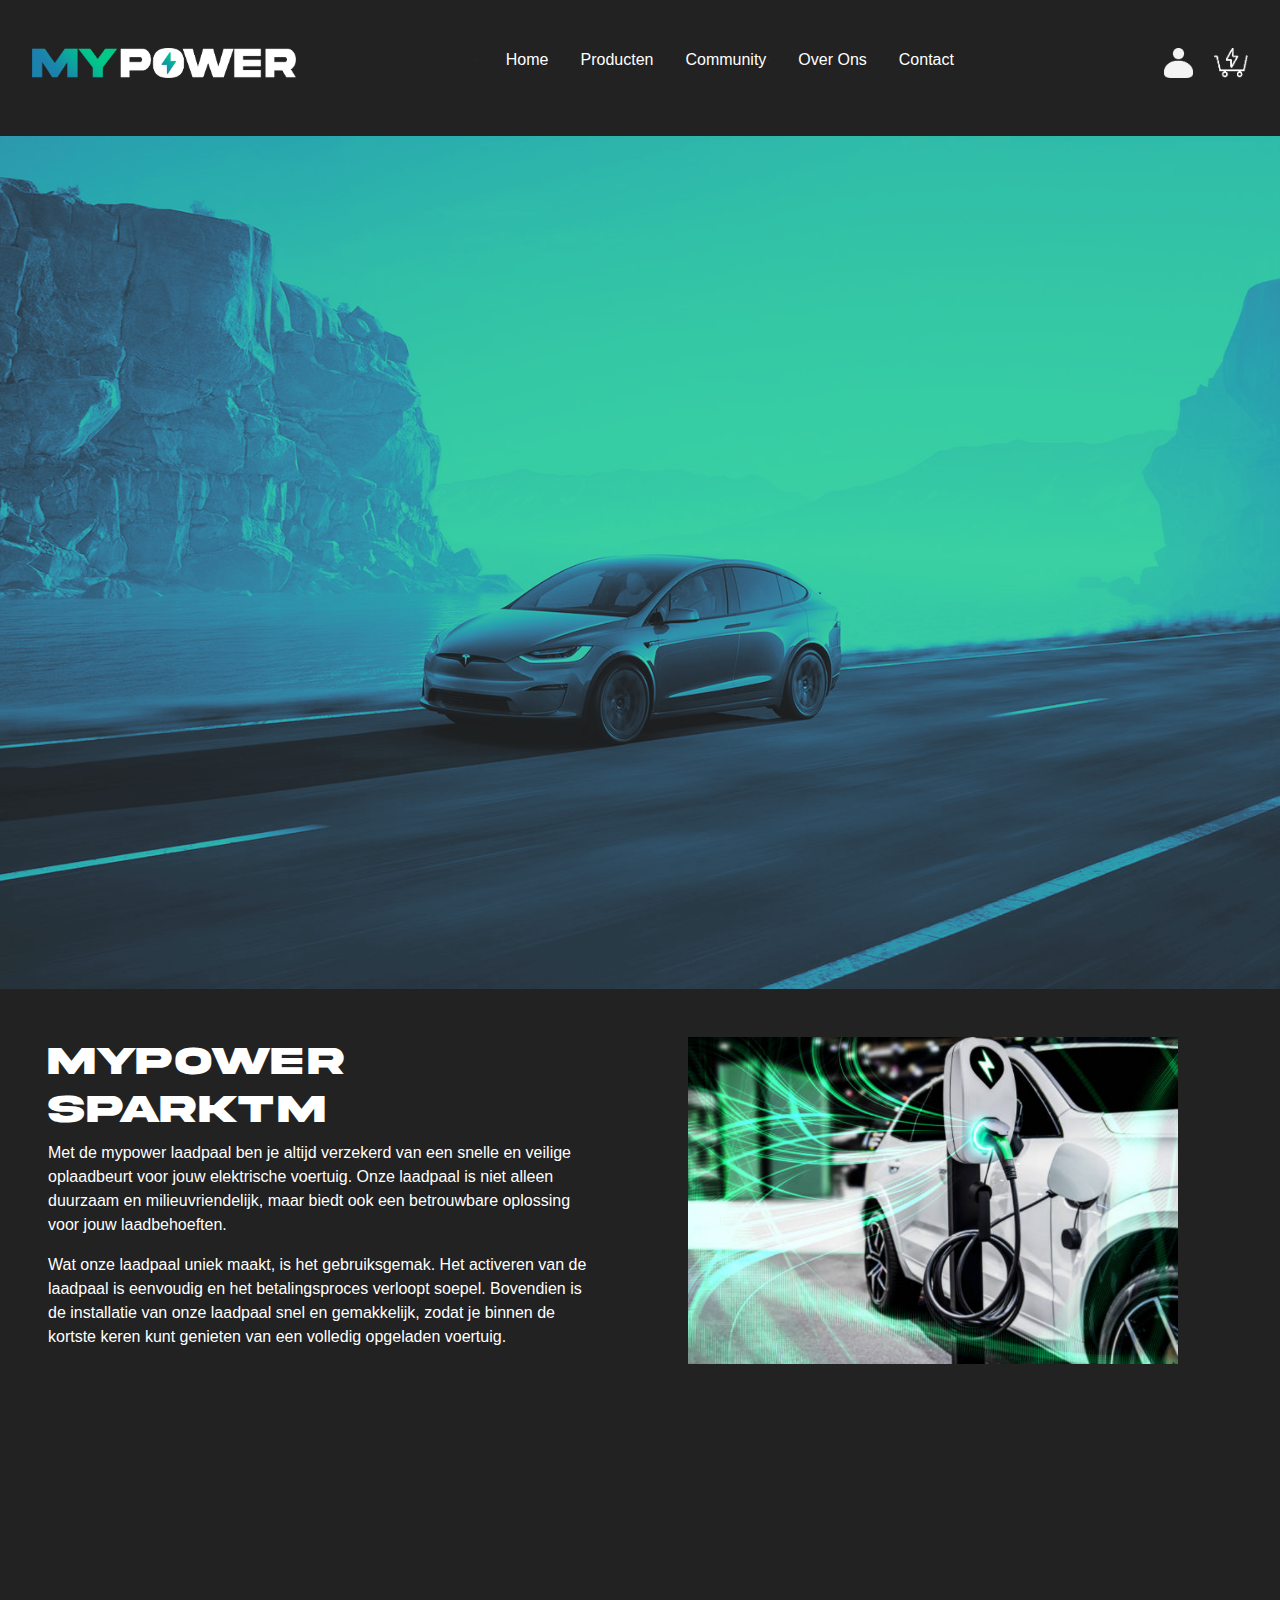
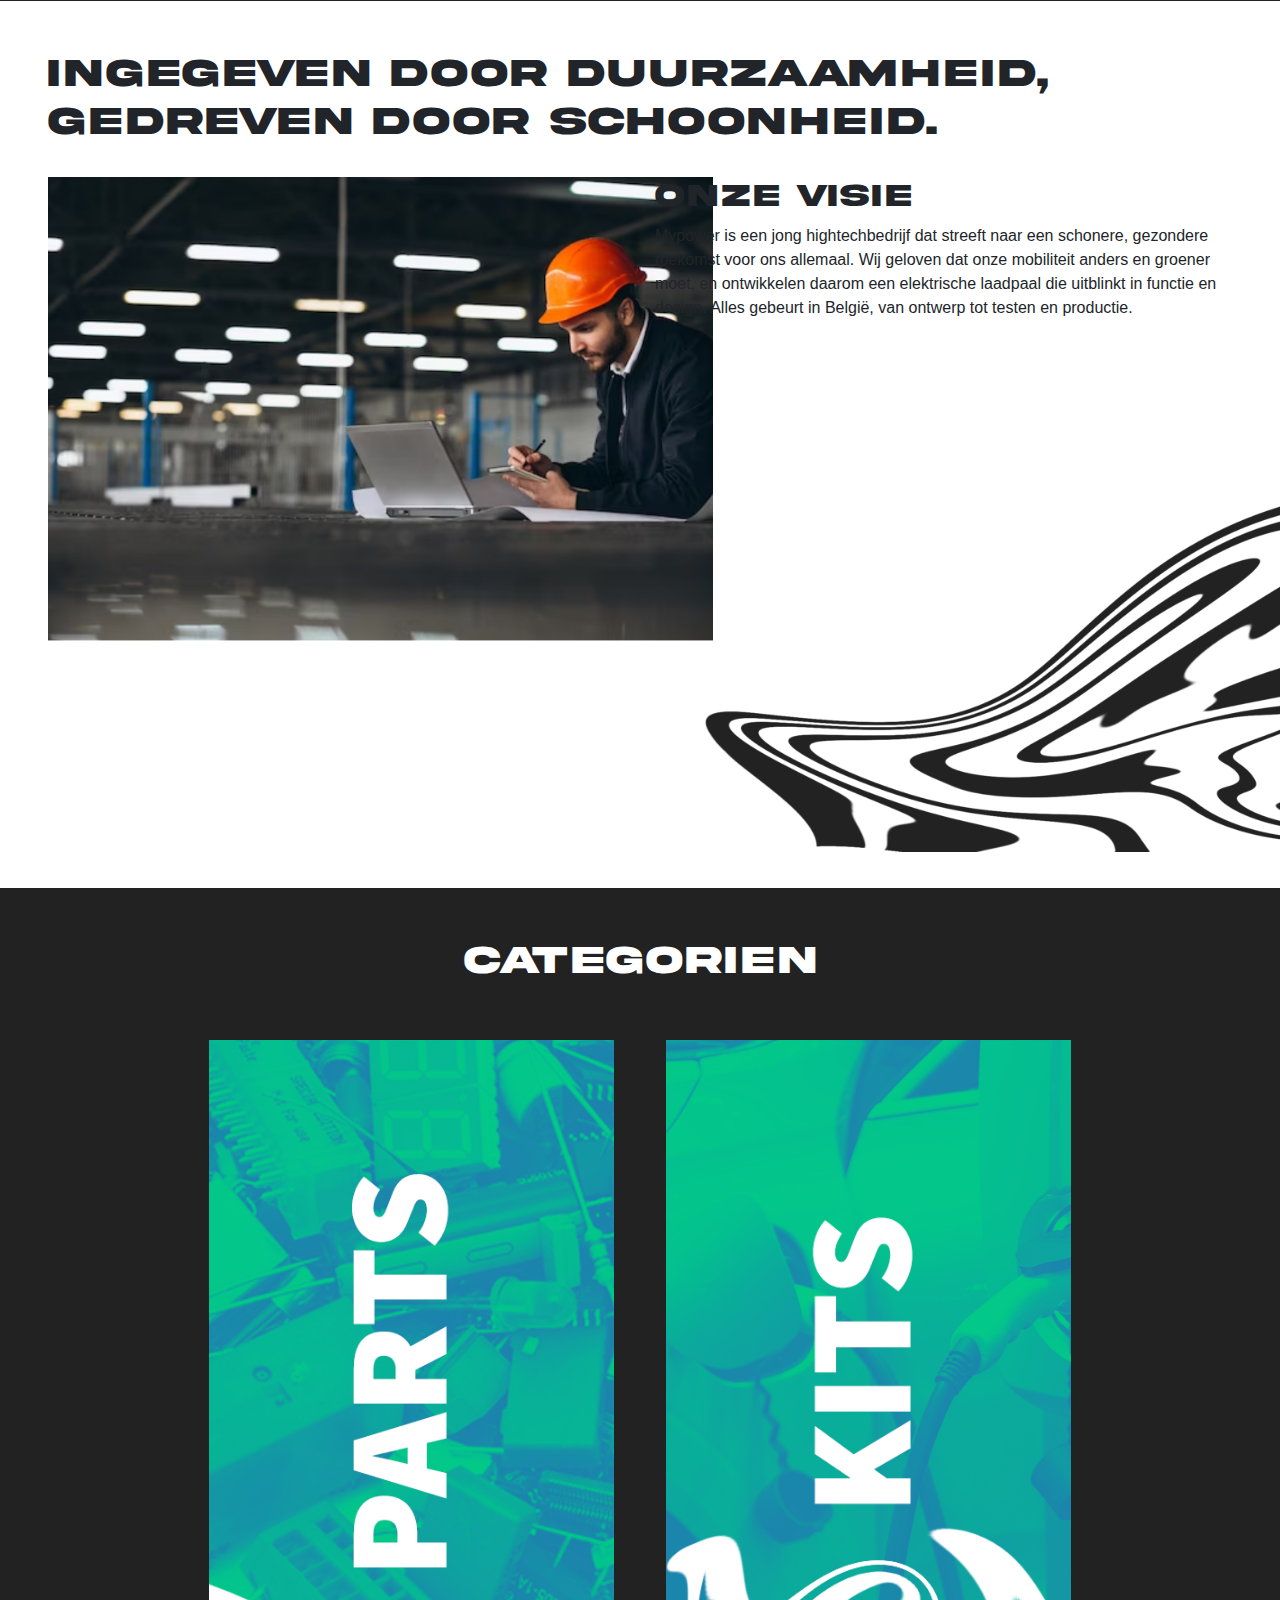
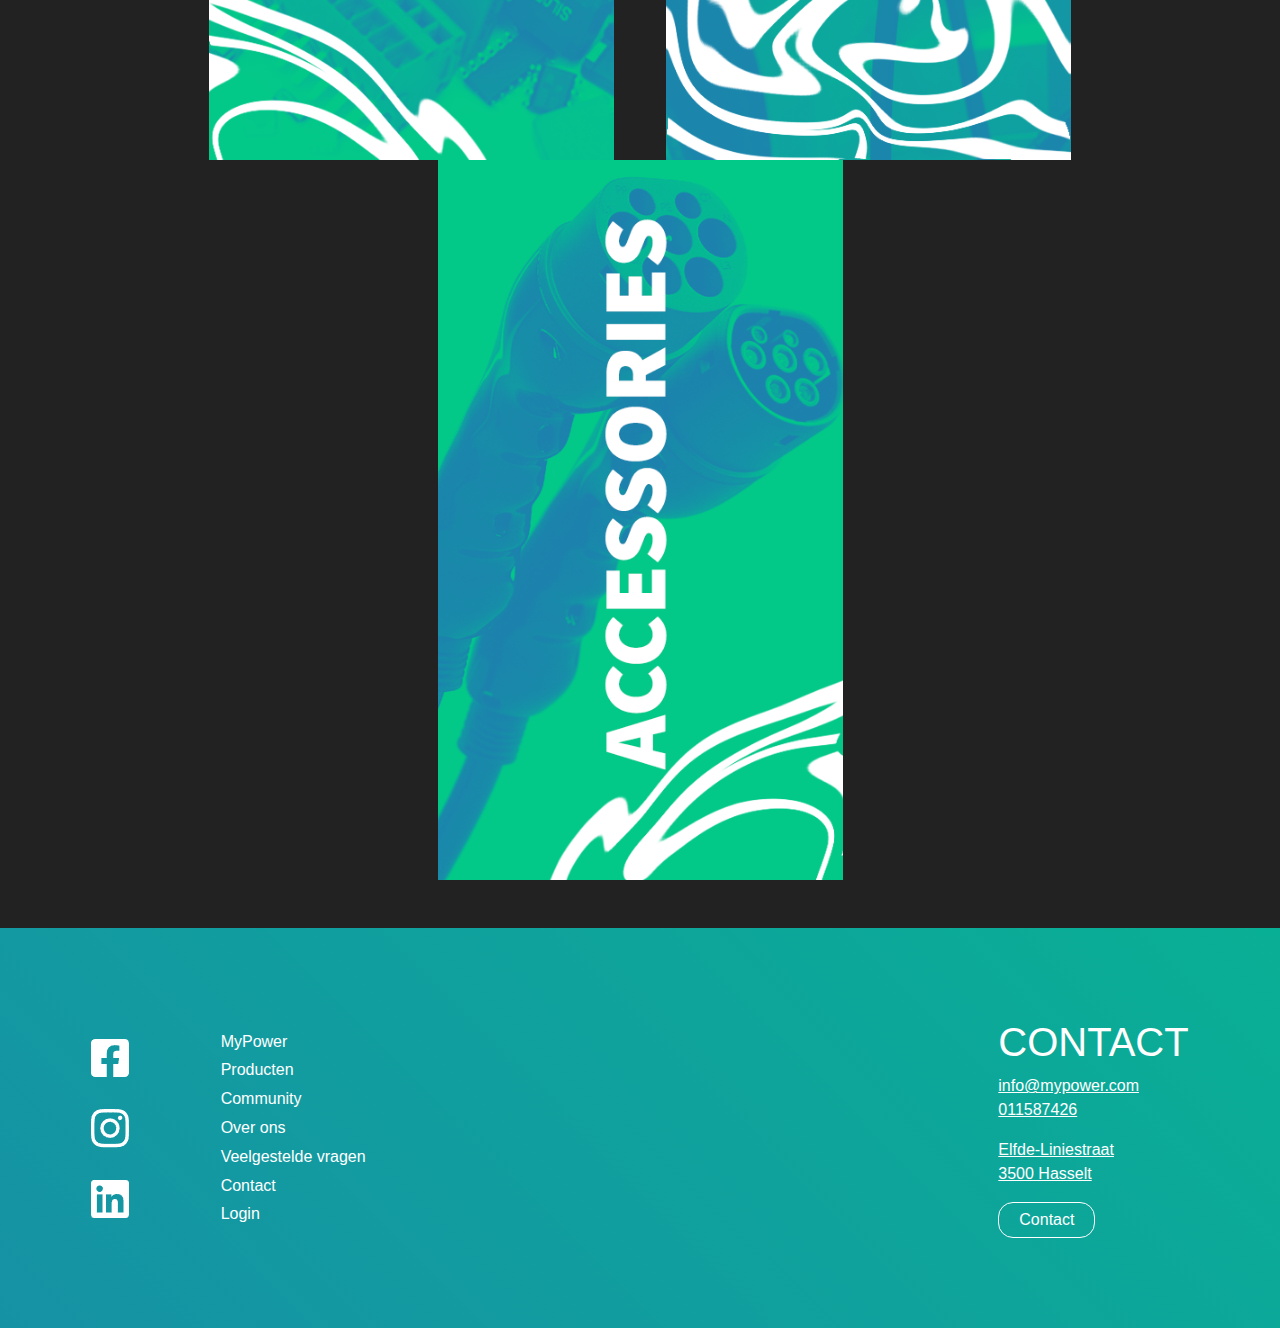
<file: index.html>
<link href="//maxcdn.bootstrapcdn.com/bootstrap/4.1.1/css/bootstrap.min.css" rel="stylesheet" id="bootstrap-css">
<script src="//maxcdn.bootstrapcdn.com/bootstrap/4.1.1/js/bootstrap.min.js"></script>
<script src="//cdnjs.cloudflare.com/ajax/libs/jquery/3.2.1/jquery.min.js"></script>
<!------ Include the above in your HEAD tag ---------->

<!DOCTYPE html>
<html lang="pt-br">
<head>
    <meta charset="UTF-8">
    <meta name="viewport" content="width=device-width, initial-scale=1.0">
    <meta http-equiv="X-UA-Compatible" content="ie=edge">
    <title>MyPower</title>
    <link rel="stylesheet" href="assets/css/home.css">
    <link rel="stylesheet" href="https://maxcdn.bootstrapcdn.com/font-awesome/4.7.0/css/font-awesome.min.css">
    <script defer src="https://code.jquery.com/jquery-3.3.1.js"></script>
    <script defer src="assets/js/script.js"></script>
</head>
<body>
<div class="wrapper">
    <header class="site-header">
        <div class="wrapper site-headerwrapper">
            <div class="site-headerstart">
                <a href="#" class="brand"><img src="assets/images/logo.png" alt="Brand"></a>
            </div>
            <div class="site-headermiddle">
                <nav class="nav">
                    <ul class="navwrapper">
                        <li class="navitem"><a href="index.html">Home</a></li>
                        <li class="navitem"><a href="Producten.html">Producten</a></li>
                        <li class="navitem"><a href="community.html">Community</a></li>
                        <li class="navitem"><a href="over-ons.html">Over Ons</a></li>
                        <li class="navitem"><a href="contact-us.html">Contact</a></li>
                    </ul>
                </nav>
            </div>
            <div class="site-headerend">
                <a id="nav-profiel" href="login.html"><img id="headerend-afb1" src="assets/images/icons/Profiel.png" alt="Login"></a>
                <a id="nav-cart" href="winkelwagen.html"><img src="assets/images/icons/cart.png" alt="Cart"></a>
                <div class="burger">
                    <div class="line1"></div>
                    <div class="line2"></div>
                    <div class="line3"></div>
                </div>
                <ul class="nav-links">
                    <li class="navitem-2"><a href="index.html">Home</a></li>
                    <li class="navitem-2"><a href="Producten.html">Producten</a></li>
                    <li class="navitem-2"><a href="community.html">Community</a></li>
                    <li class="navitem-2"><a href="over-ons.html">Over Ons</a></li>
                    <li class="navitem-2"><a href="contact-us.html">Contact</a></li>
                </ul>
            </div>
        </div>
    </header>
    <main>
        <img id="index-achtergrond" src="assets/images/car_blank.png" alt="car">
        <section class="section1">
            <div class="container-fluid">
                <div class="row">
                    <div class="col-lg-6 vh-100 px-5 py-5">
                        <div class="vh-100 text-white">
                            <h1>MYPOWER SPARKTM</h1>
                            <p class="index-tekst">Met de mypower laadpaal ben je altijd verzekerd van een snelle en
                                veilige oplaadbeurt
                                voor jouw elektrische voertuig. Onze laadpaal is niet alleen duurzaam en
                                milieuvriendelijk, maar biedt ook een betrouwbare oplossing voor jouw laadbehoeften.</p>
                            <p class="index-tekst">Wat onze laadpaal uniek maakt, is het gebruiksgemak. Het activeren
                                van de laadpaal is
                                eenvoudig en het betalingsproces verloopt soepel. Bovendien is de installatie van onze
                                laadpaal snel en gemakkelijk, zodat je binnen de kortste keren kunt genieten van een
                                volledig opgeladen voertuig.</p>
                        </div>
                    </div>
                    <div class="col-lg-6 h-100 px-5 py-5">
                        <div class="vh-100">
                            <img class="vh-100-img" src="assets/images/section1.png" alt="" id="section1img">
                        </div>
                    </div>
                </div>
            </div>
        </section>
        <!--section 2-->
        <section class="section2">
            <div class="container-fluid p-5">
                <h1 class="pb-4">Ingegeven door duurzaamheid, gedreven door schoonheid.</h1>
                <div class="row">
                    <div class="col-lg-6 vh-100">
                        <div class="vh-100">
                            <img class="vh-100-img" src="assets/images/section2.png" alt="" height="70%">
                        </div>
                    </div>
                    <div class="col-lg-6 vh-100">
                        <div class="vh-100 text-black">
                            <h2>Onze Visie</h2>
                            <p class="text">Mypower is een jong hightechbedrijf dat streeft naar een schonere, gezondere
                                toekomst voor ons allemaal. Wij geloven dat onze mobiliteit anders en groener moet, en
                                ontwikkelen daarom een elektrische laadpaal die uitblinkt in functie en design. Alles
                                gebeurt in België, van ontwerp tot testen en productie.</p>
                            <img id="blackswirl" src="assets/images/blackswirl.png" alt="blackswirl">
                        </div>
                    </div>
                </div>
            </div>
        </section>
        <!--section 3-->
        <section class="section3">
            <div class="container-fluid text-white text-center">
                <h1 class="p-5">CATEGORIEN</h1>
                <div class="justify-content-center pb-5">
                    <a class="mx-xl-4 mx-lg-4 mx-md-3 mx-sm-0" href="Producten.html"><img src="assets/images/parts.png" alt="parts afbeelding" height="80%"></a>
                    <a class="mx-xl-4 mx-lg-4 mx-md-3 mx-sm-0" href="Producten.html"><img src="assets/images/kit.png" alt="kit afbeelding" height="80%"></a>
                    <a class="mx-xl-4 mx-lg-4 mx-md-3 mx-sm-0" href="Producten.html"><img src="assets/images/accessories.png" alt=" accessoires afbeelding" height="80%"></a>
                </div>
            </div>
        </section>
    </main>
    <footer>
        <h3 class="footer-tekst-icons">Volg ons ook op:</h3>
        <div class="shortcuts-icons">
            <a href="#"><img class="icons-footer" src="assets/images/icons/awesome-facebook.png" alt="facebook"></a>
            <a href="#"><img class="icons-footer" src="assets/images/icons/awesome-instagram.png" alt="instagram"></a>
            <a href="#"><img class="icons-footer" src="assets/images/icons/awesome-linkedin.png" alt="linkedin"></a>
        </div>
        <div class="shortcuts-nav">
            <ul>
                <li><a href="index.html">MyPower</a></li>
                <li><a href="Producten.html">Producten</a></li>
                <li><a href="community.html">Community</a></li>
                <li><a href="over-ons.html">Over ons</a></li>
                <li><a href="faq.html">Veelgestelde vragen</a></li>
                <li><a href="contact-us.html">Contact</a></li>
                <li><a href="login.html">Login</a></li>
            </ul>
        </div>
        <div>
            <iframe src="https://www.google.com/maps/embed?pb=!1m18!1m12!1m3!1d7308.8375027003885!2d5.3583206086535995!3d50.95326009215729!2m3!1f0!2f0!3f0!3m2!1i1024!2i768!4f13.1!3m3!1m2!1s0x47c1214285548b13%3A0xed3def18ce40a171!2sCorda%20Campus!5e0!3m2!1snl!2sbe!4v1684920107781!5m2!1snl!2sbe"
                    width="450" height="300" style="border:0;" allowfullscreen="" loading="lazy"
                    referrerpolicy="no-referrer-when-downgrade" class="iframe-footer"></iframe>
        </div>
        <div class="shortcuts-contact">
            <h1 id="footer-h1">CONTACT</h1>
            <p>info@mypower.com<br>011587426</p>
            <p>Elfde-Liniestraat<br>3500 Hasselt</p>
            <a href="contact-us.html" role="button" type="button">Contact</a>
        </div>
    </footer>
</div>
</body>
</html>
</file>
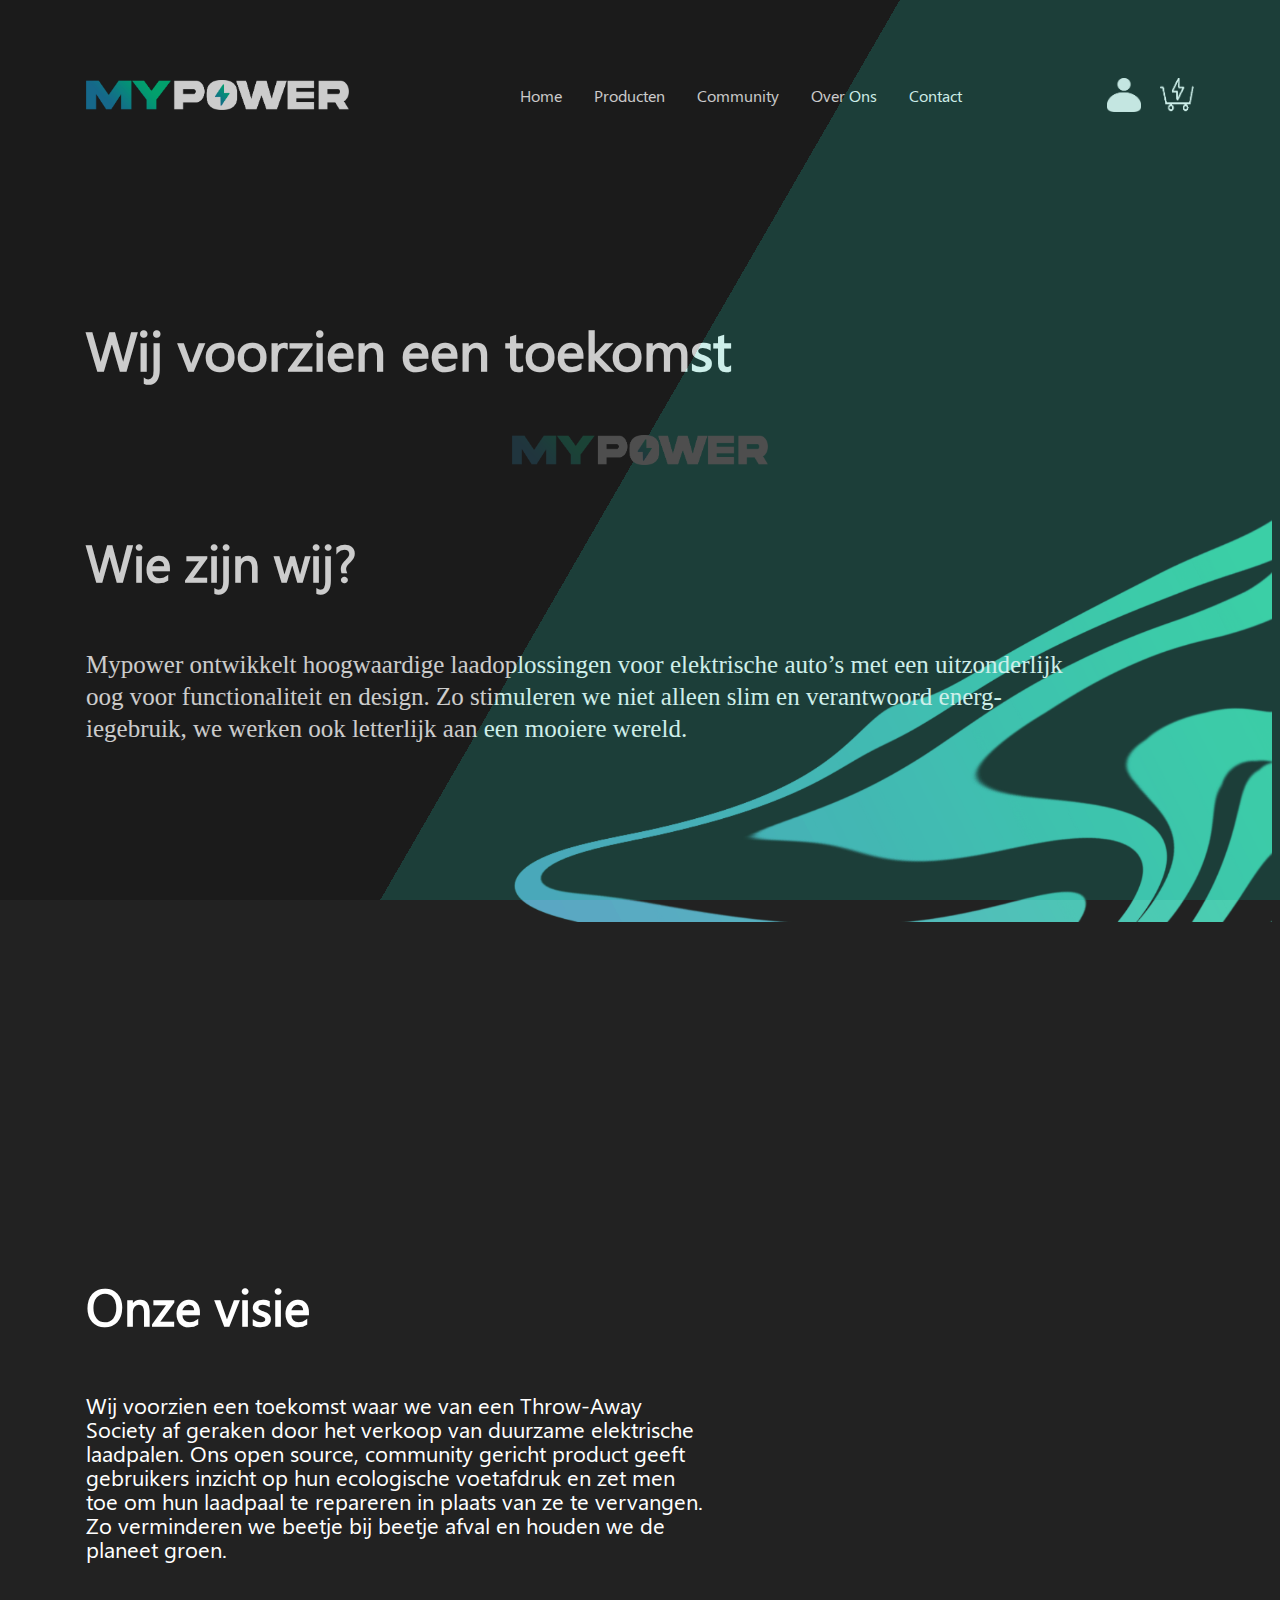
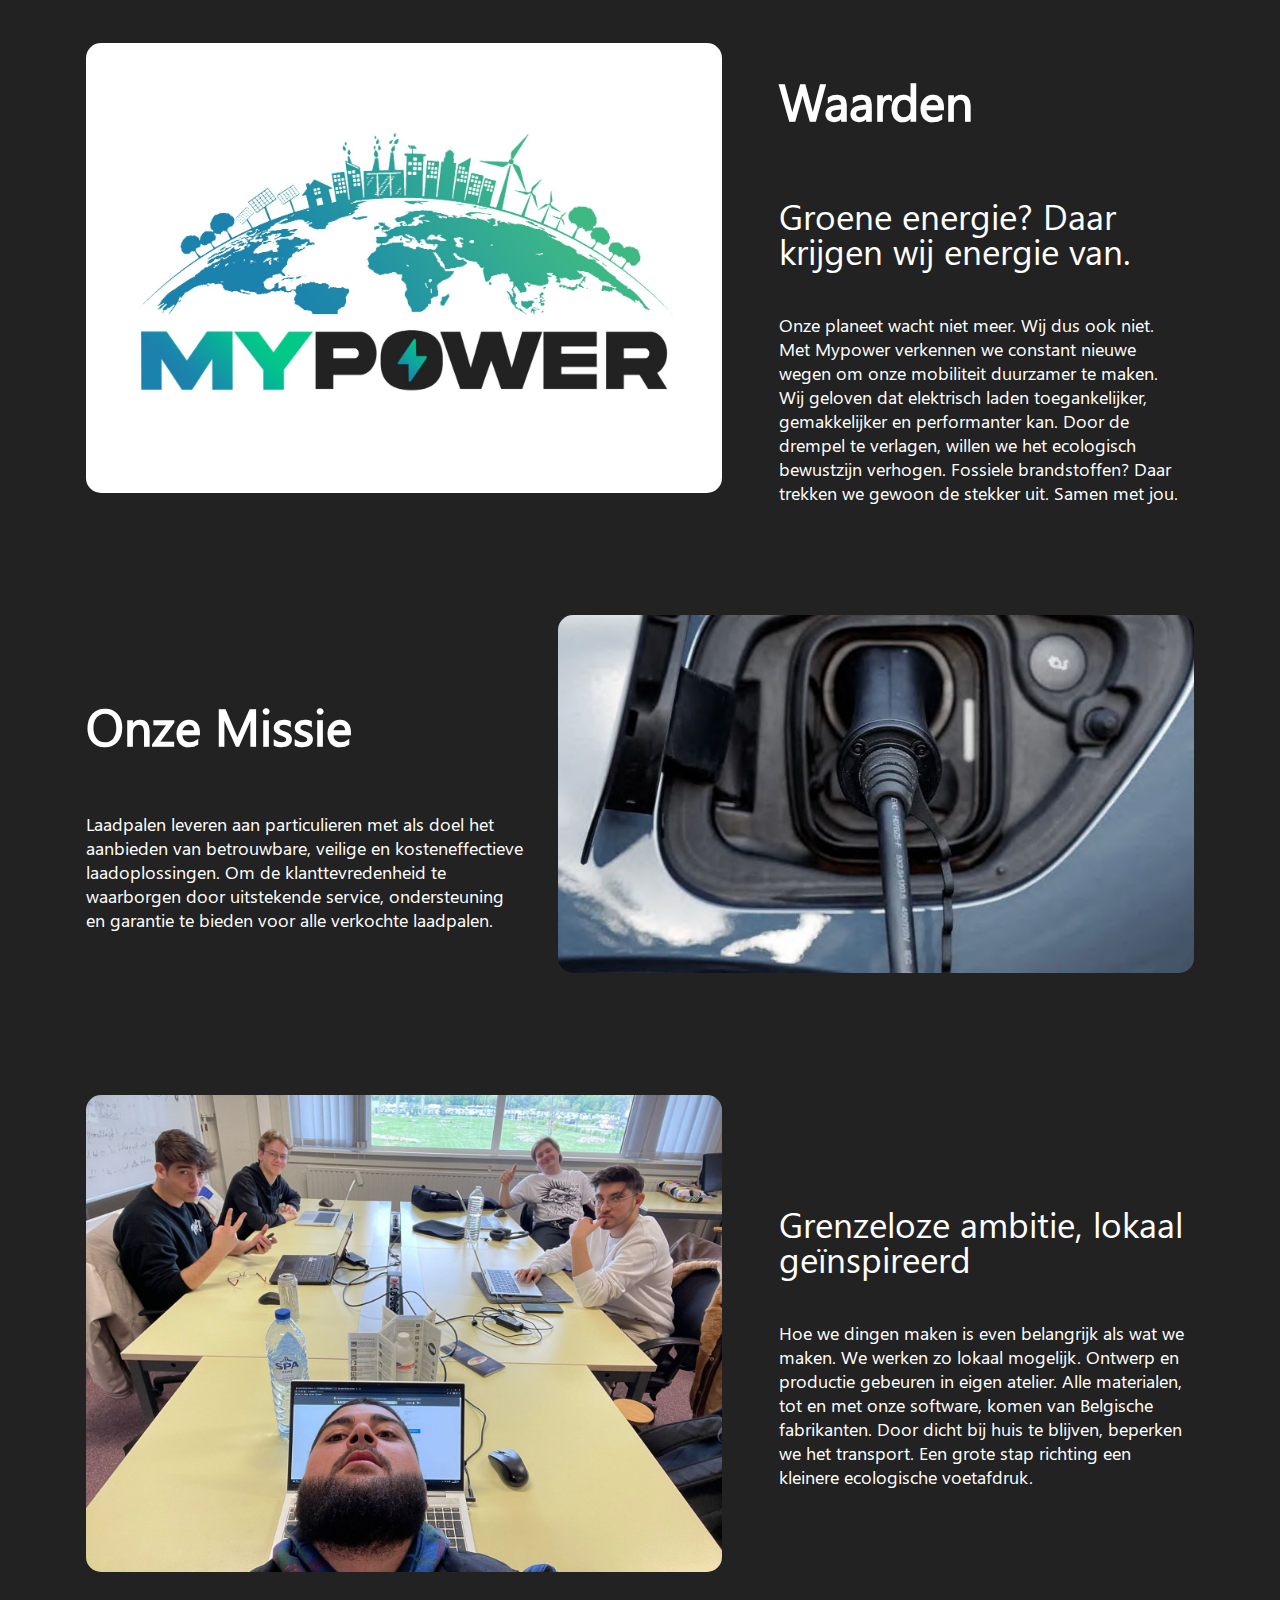
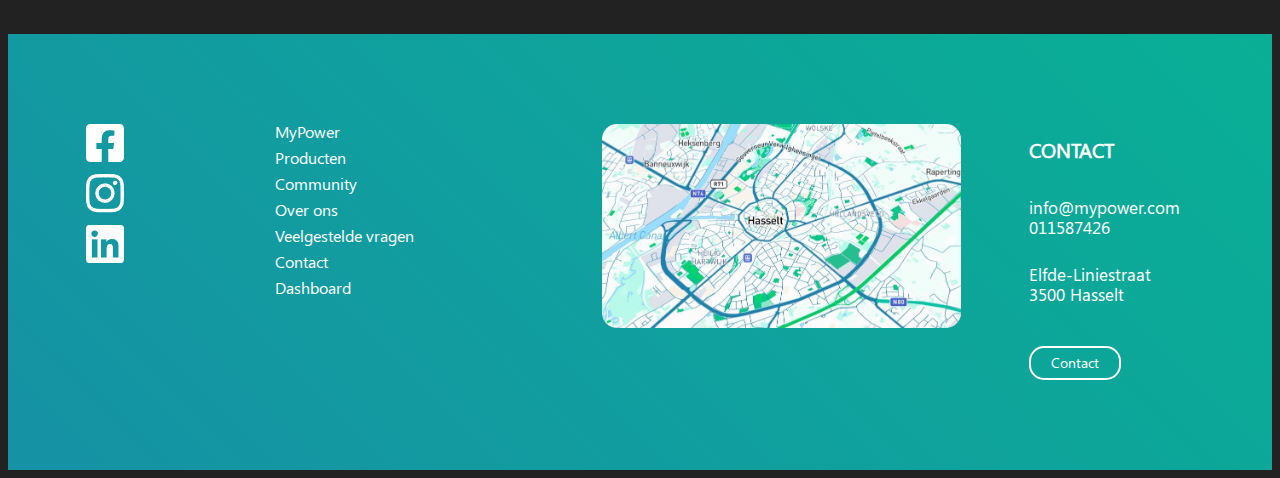
<file: MyPower/index.html>
<!DOCTYPE html>
<html lang="en">

<head>
    <meta charset="UTF-8" />
    <title>MY POWER</title>
    <meta name="viewport" content="width=device-width, initial-scale=1" />
    <link rel="stylesheet" href="assets/css/style.css" />
</head>

<body>
    <div class="preloader">
        <img src="assets/images/logo.png" alt="Loading...">
      </div>      
    <!-- Header Start -->
    <header class="site-header">
        <div class="wrapper site-header__wrapper">
            <div class="site-header__start">
                <a href="#" class="brand"><img src="assets/images/logo.png" alt="Brand"></a>
            </div>
            <div class="site-header__middle">
                <nav class="nav">
                    <ul class="nav__wrapper">
                        <li class="nav__item"><a href="index.html">Home</a></li>
                        <li class="nav__item"><a href="#">Producten</a></li>
                        <li class="nav__item"><a href="#">Community</a></li>
                        <li class="nav__item"><a href="index.html">Over Ons</a></li>
                        <li class="nav__item"><a href="contact-us.html">Contact</a></li>
                    </ul>
                </nav>
            </div>
            <div class="site-header__end">
                <a href="#"><img src="assets/images/icons/Profiel.png" alt="Login"></a>
                <a href="#"><img src="assets/images/icons/cart.png" alt="Cart"></a>
               <img  class="nav__toggle" aria-expanded="false" type="button" src="assets/images/icons/menu.png" alt="Cart">

            </div>
        </div>
    </header>
    <!-- Header End -->
    <main>
    <!-- Hero Start -->
    <div class="hero">
        <div class="wrapper">
            <h1>
                Wij voorzien een toekomst
            </h1>

            <h2>
                Wie zijn wij?
            </h2>
            <p>
                Mypower ontwikkelt hoogwaardige laadoplossingen voor elektrische auto’s met een uitzonderlijk oog voor functionaliteit en design. Zo stimuleren we niet alleen slim en verantwoord energ- iegebruik, we werken ook letterlijk aan een mooiere wereld.
            </p>
        </div>
    </div>
    <!-- Hero End -->
    <!-- Vision Start -->
        <div class="wrapper vision">
            <div class="row">
                <div class="col-12 col-md-7">
                    <h2>
                        Onze visie
                    </h2>
                    <p>
                        Wij voorzien een toekomst waar we van een Throw-Away Society af geraken door het verkoop van duurzame elektrische laadpalen. Ons open source, community gericht product geeft gebruikers inzicht op hun ecologische voetafdruk en zet men toe om hun laadpaal te repareren in plaats van ze te vervangen. Zo verminderen we beetje bij beetje afval en houden we de planeet groen.
                    </p>
                </div>
                <div class="col-12 col-md-7">
                    <img src="assets/images/Overons1.png" >
                </div>
                <div class="col-12 col-md-5 pd-left-40">
                    <h2>Waarden</h2>
                    <h3>Groene energie? Daar krijgen wij energie van.</h3>
                    <p>
                        Onze planeet wacht niet meer. Wij dus ook niet. Met Mypower verkennen we constant nieuwe wegen om onze mobiliteit duurzamer te maken. Wij geloven dat elektrisch laden toegankelijker, gemakkelijker en performanter kan. Door de drempel te verlagen, willen we het ecologisch bewustzijn verhogen. Fossiele brandstoffen? Daar trekken we gewoon de stekker uit. Samen met jou.
                    </p>
                </div>
            </div>
            <div class="row">

                <div class="col-12 col-md-5">
                    <h2>Onze Missie</h2>
                    <p>
                        Laadpalen leveren aan particulieren met als doel het aanbieden van betrouwbare, veilige en kosteneffectieve laadoplossingen. Om de klanttevredenheid te waarborgen door uitstekende service, ondersteuning en garantie te bieden voor alle verkochte laadpalen.
                    </p>
                </div>
                <div class="col-12 col-md-7">
                    <img src="assets/images/Overons2.png" >
                </div>
            </div>
            <div class="row">
                <div class="col-12 col-md-7">
                    <img src="assets/images/Overons3.png" >
                </div>
                <div class="col-12 col-md-5 pd-left-40">
                    <h3>Grenzeloze ambitie, lokaal geïnspireerd</h3>
                    <p>
                        Hoe we dingen maken is even belangrijk als wat we maken. We werken zo lokaal mogelijk. Ontwerp en productie gebeuren in eigen atelier. Alle materialen, tot en met onze software, komen van Belgische fabrikanten. Door dicht bij huis te blijven, beperken we het transport. Een grote stap richting een kleinere ecologische voetafdruk.
                    </p>
                </div>
            </div>
        </div>
    <!-- Vision End -->
    </main>
     <!-- Footer Start -->
    <footer>
        <div class="wrapper">
            <div class="row">
                <div class="col-12 col-md-2">
                    <div class="social-media">
                        <a href="" class="social-icon"><img src="assets/images/icons/awesome-facebook.png" ></a>
                        <a href="" class="social-icon"><img src="assets/images/icons/awesome-instagram.png" ></a>
                        <a href="" class="social-icon"><img src="assets/images/icons/awesome-linkedin.png" ></a>
                    </div>
                </div>
                <div class="col-12 col-md-3">
                    <div class="footer-links">
                        <a href="index.html" class="link-item">MyPower</a>
                        <a href="" class="link-item">Producten</a>
                        <a href="" class="link-item">Community</a>
                        <a href="index.html" class="link-item">Over ons</a>
                        <a href="faq.html" class="link-item">Veelgestelde vragen</a>
                        <a href="contact-us.html" class="link-item">Contact</a>
                        <a href="" class="link-item">Dashboard</a>
                    </div>
                </div>
                <div class="col-12 col-md-5">
                    <div class="footer-map">
                        <a href="" class="map-link"><img src="assets/images/footer.png" ></a>
                    </div>
                </div>
                <div class="col-12 col-md-2">
                    <div class="footer-contact">
                        <h2>CONTACT</h2>
                        <p>
                            info@mypower.com
                            </br>
                            011587426
                        </p>
                        <p>Elfde-Liniestraat </br>3500 Hasselt</p>
                        <a href="contact-us.html" class="link-button">Contact</a>
                    </div>
                </div>
            </div>
        </div>
    </footer>
    <!-- Footer End -->
    <!-- JavaScript-->
    <script src="assets/js/custom.js"></script>
</body>

</html>
</file>
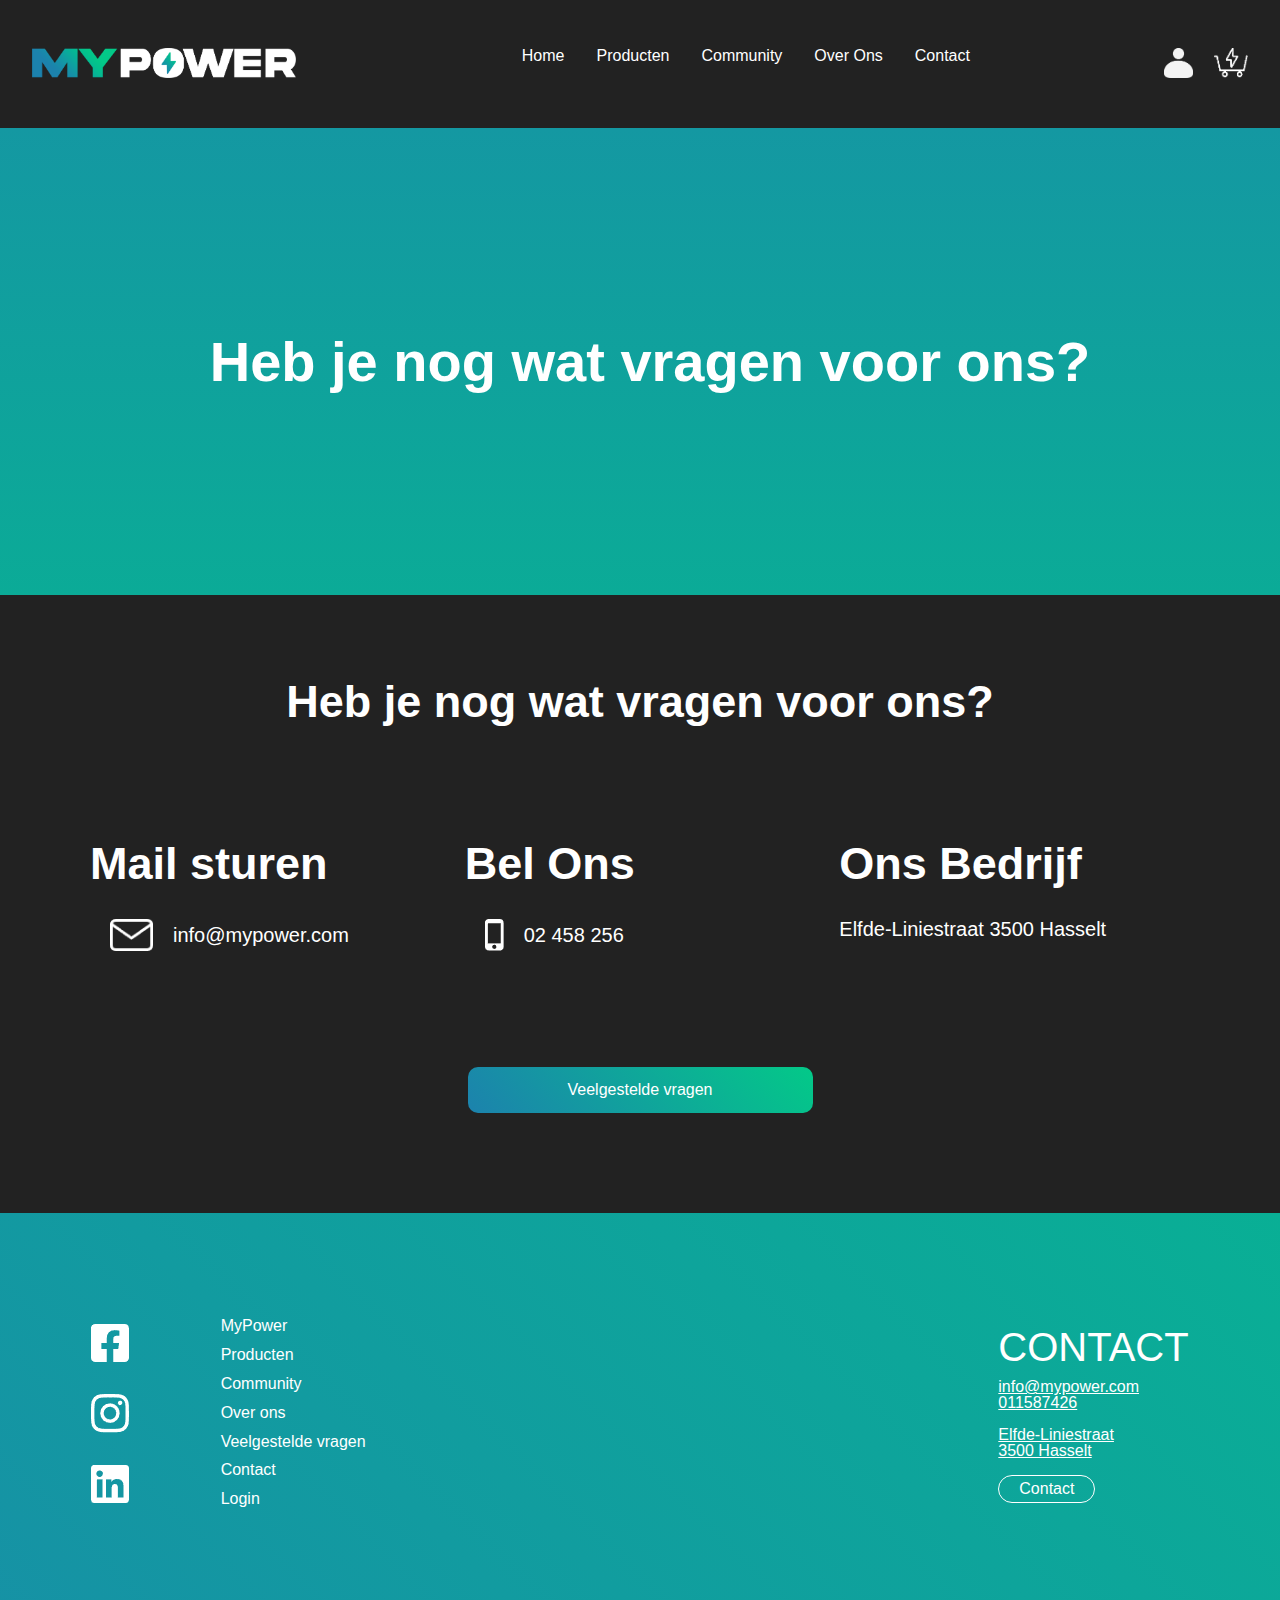
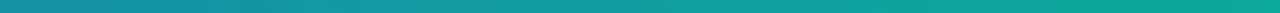
<file: contact-us.html>
<!DOCTYPE html>
<html lang="en">
<head>
    <meta charset="UTF-8">
    <title>Contact - MY POWER</title>
    <meta name="viewport" content="width=device-width, initial-scale=1">
    <link rel="stylesheet" href="bootstrap-grid.min.css">
    <link rel="stylesheet" href="bootstrap-reboot.min.css">
    <link rel="stylesheet" href="assets/css/style.css">
    <script defer src="assets/js/script.js"></script>
</head>
<body>
    <!-- Header Start -->
    <header class="site-header">
        <div class="wrapper site-headerwrapper">
            <div class="site-headerstart">
                <a href="#" class="brand"><img src="assets/images/logo.png" alt="Brand"></a>
            </div>
            <div class="site-headermiddle">
                <nav class="nav">
                    <ul class="navwrapper">
                        <li class="navitem"><a href="index.html">Home</a></li>
                        <li class="navitem"><a href="Producten.html">Producten</a></li>
                        <li class="navitem"><a href="community.html">Community</a></li>
                        <li class="navitem"><a href="over-ons.html">Over Ons</a></li>
                        <li class="navitem"><a href="contact-us.html">Contact</a></li>
                    </ul>
                </nav>
            </div>
            <div class="site-headerend">
                <a id="nav-profiel" href="login.html"><img id="headerend-afb1" src="assets/images/icons/Profiel.png" alt="Login"></a>
                <a id="nav-cart" href="winkelwagen.html"><img src="assets/images/icons/cart.png" alt="Cart"></a>
                <div class="burger">
                    <div class="line1"></div>
                    <div class="line2"></div>
                    <div class="line3"></div>
                </div>
                <ul class="nav-links">
                    <li class="navitem-2"><a href="index.html">Home</a></li>
                    <li class="navitem-2"><a href="Producten.html">Producten</a></li>
                    <li class="navitem-2"><a href="community.html">Community</a></li>
                    <li class="navitem-2"><a href="over-ons.html">Over Ons</a></li>
                    <li class="navitem-2"><a href="contact-us.html">Contact</a></li>
                </ul>
            </div>
        </div>
    </header>
    <!-- Header End -->
    <main>
    <!-- Breadcrumb Start -->
    <div class="breadcrumb">
        <div class="wrapper">
            <h1>
                Heb je nog wat vragen voor ons?
            </h1>
        </div>
    </div>
    <!-- Breadcrumb End -->
        <!-- Contact Start -->
        <div class="wrapper-section">
            <h2>
                Heb je nog wat vragen voor ons?
            </h2>
            <div class="row pd-80 text-left">
                <div class="col-12 col-md-4">
                    <h2 class="pd-20 text-left">
                        Mail sturen
                    </h2>
                    <p>
                        <img src="assets/images/icons/icon-mail.png" alt=""> info@mypower.com
                    </p>
                </div>
                <div class="col-12 col-md-4">
                    <h2 class="pd-20 text-left">
                        Bel Ons
                    </h2>
                    <p>
                        <img src="assets/images/icons/icon-phone.png" alt=""> 02 458 256
                    </p>
                </div>
                <div class="col-12 col-md-4">
                    <h2 class="pd-20 text-left">
                        Ons Bedrijf
                    </h2>
                    <p>
                         Elfde-Liniestraat 3500 Hasselt
                    </p>
                </div>
            </div> 
        <div class="dflex-center"> <a href="faq.html" class="btn-gradient">Veelgestelde vragen</a></div> 
        </div>
        <!-- Contact End -->

    <!-- Vision End -->
    </main>
     <!-- Footer Start -->
    <footer>
        <h3 class="footer-tekst-icons">Volg ons ook op:</h3>
        <div class="shortcuts-icons">
            <a href="#"><img class="icons-footer" src="assets/images/icons/awesome-facebook.png" alt="facebook"></a>
            <a href="#"><img class="icons-footer" src="assets/images/icons/awesome-instagram.png" alt="instagram"></a>
            <a href="#"><img class="icons-footer" src="assets/images/icons/awesome-linkedin.png" alt="linkedin"></a>
        </div>
        <div class="shortcuts-nav">
            <ul>
                <li><a href="index.html">MyPower</a></li>
                <li><a href="Producten.html">Producten</a></li>
                <li><a href="community.html">Community</a></li>
                <li><a href="over-ons.html">Over ons</a></li>
                <li><a href="faq.html">Veelgestelde vragen</a></li>
                <li><a href="contact-us.html">Contact</a></li>
                <li><a href="login.html">Login</a></li>
            </ul>
        </div>
        <div>
            <iframe src="https://www.google.com/maps/embed?pb=!1m18!1m12!1m3!1d7308.8375027003885!2d5.3583206086535995!3d50.95326009215729!2m3!1f0!2f0!3f0!3m2!1i1024!2i768!4f13.1!3m3!1m2!1s0x47c1214285548b13%3A0xed3def18ce40a171!2sCorda%20Campus!5e0!3m2!1snl!2sbe!4v1684920107781!5m2!1snl!2sbe"
                    width="450" height="300" style="border:0;" allowfullscreen="" loading="lazy"
                    referrerpolicy="no-referrer-when-downgrade"  class="iframe-footer"></iframe>
        </div>
        <div class="shortcuts-contact">
            <h1>CONTACT</h1>
            <p>info@mypower.com<br>011587426</p>
            <p>Elfde-Liniestraat<br>3500 Hasselt</p>
            <a href="contact-us.html" role="button" type="button">Contact</a>
        </div>
    </footer>
    <!-- Footer End -->
</body>

</html>
</file>
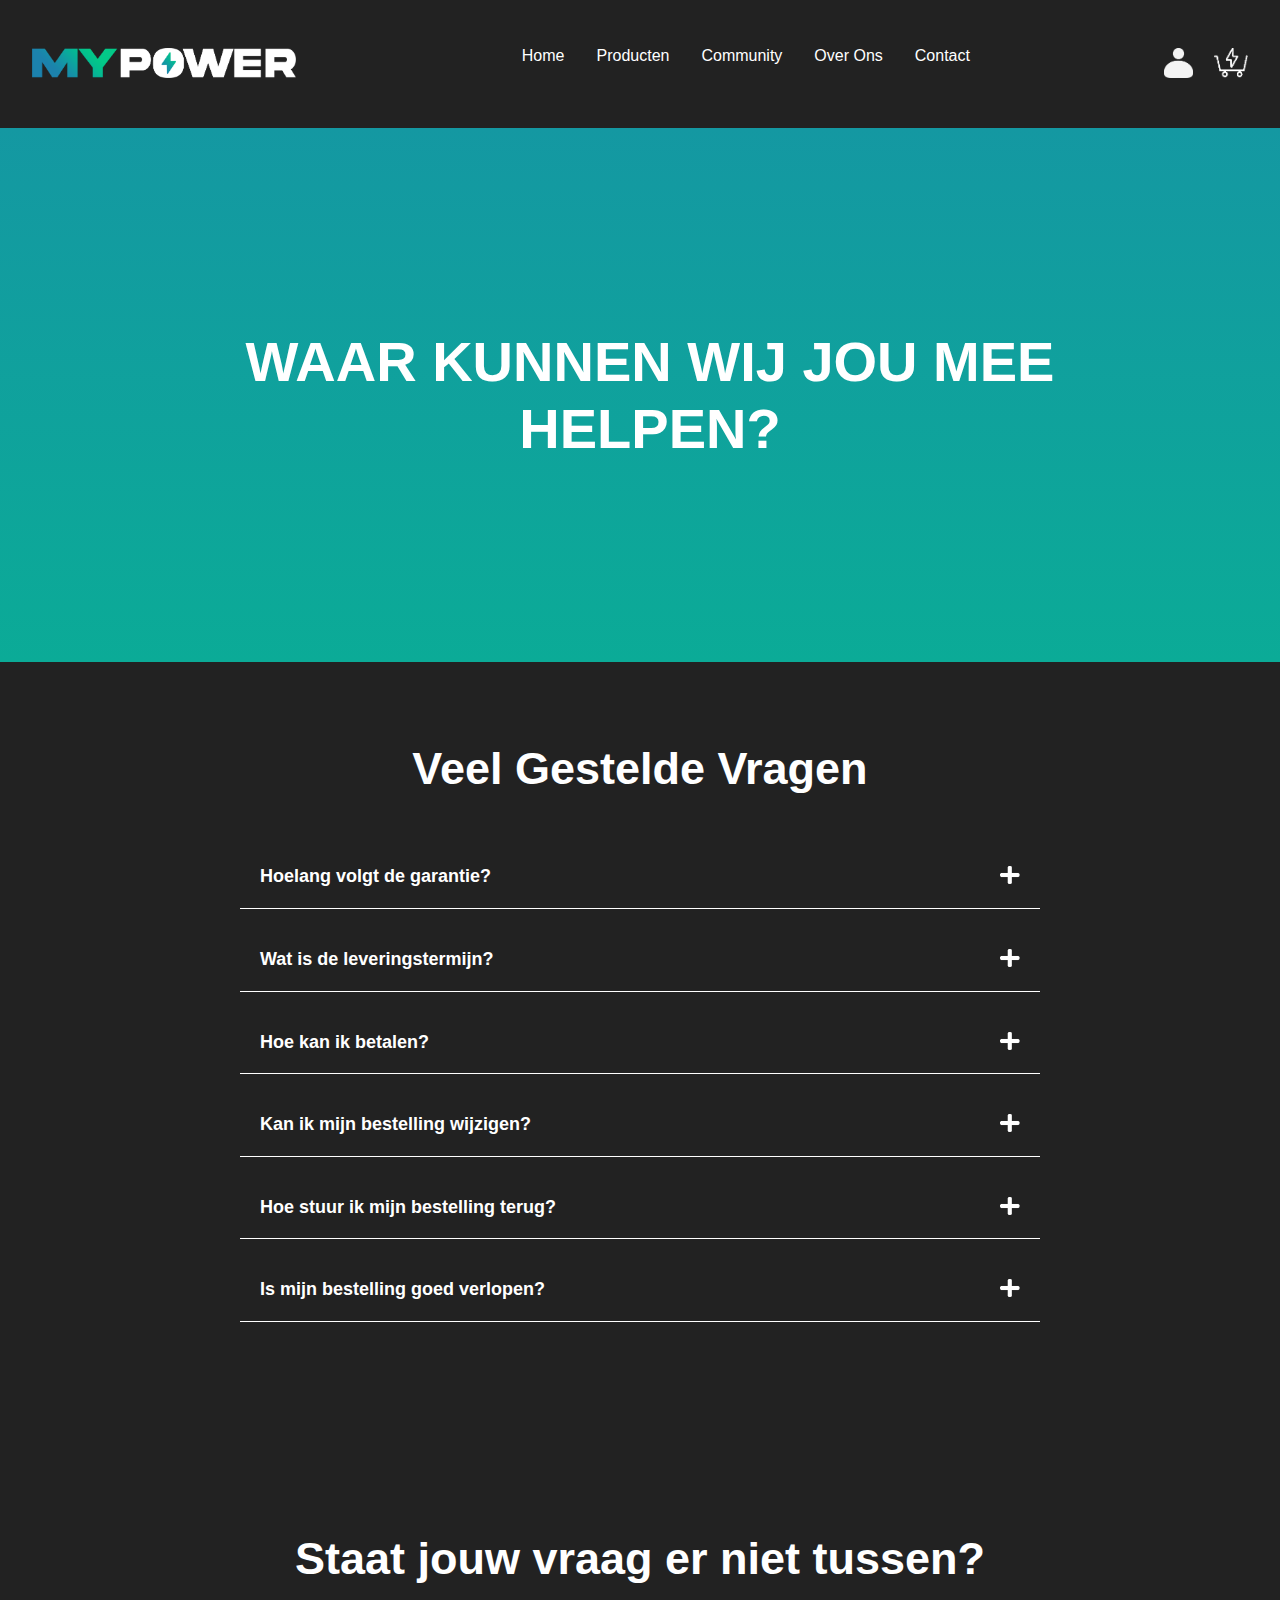
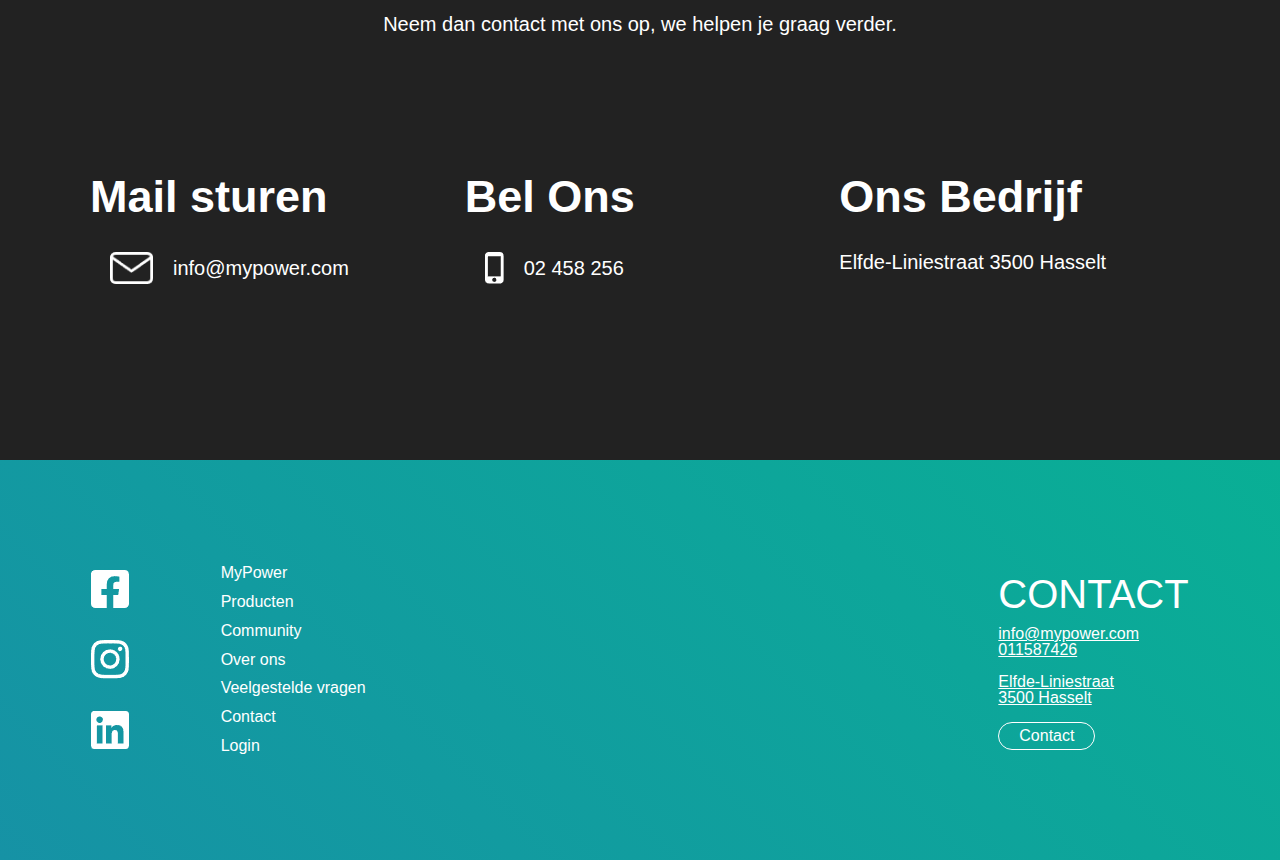
<file: faq.html>
<!DOCTYPE html>
<html lang="en">
<head>
    <meta charset="UTF-8">
    <title>Frequently Asked Questions - MY POWER</title>
    <meta name="viewport" content="width=device-width, initial-scale=1">
    <link rel="stylesheet" href="bootstrap-grid.min.css">
    <link rel="stylesheet" href="bootstrap-reboot.min.css">
    <link rel="stylesheet" href="assets/css/style.css">
    <script defer src="assets/js/script.js"></script>
</head>
<body>
<!-- Header Start -->
<header class="site-header">
    <div class="wrapper site-headerwrapper">
        <div class="site-headerstart">
            <a href="#" class="brand"><img src="assets/images/logo.png" alt="Brand"></a>
        </div>
        <div class="site-headermiddle">
            <nav class="nav">
                <ul class="navwrapper">
                    <li class="navitem"><a href="index.html">Home</a></li>
                    <li class="navitem"><a href="Producten.html">Producten</a></li>
                    <li class="navitem"><a href="community.html">Community</a></li>
                    <li class="navitem"><a href="over-ons.html">Over Ons</a></li>
                    <li class="navitem"><a href="contact-us.html">Contact</a></li>
                </ul>
            </nav>
        </div>
        <div class="site-headerend">
            <a id="nav-profiel" href="login.html"><img id="headerend-afb1" src="assets/images/icons/Profiel.png" alt="Login"></a>
            <a id="nav-cart" href="winkelwagen.html"><img src="assets/images/icons/cart.png" alt="Cart"></a>
            <div class="burger">
                <div class="line1"></div>
                <div class="line2"></div>
                <div class="line3"></div>
            </div>
            <ul class="nav-links">
                <li class="navitem-2"><a href="index.html">Home</a></li>
                <li class="navitem-2"><a href="Producten.html">Producten</a></li>
                <li class="navitem-2"><a href="community.html">Community</a></li>
                <li class="navitem-2"><a href="over-ons.html">Over Ons</a></li>
                <li class="navitem-2"><a href="contact-us.html">Contact</a></li>
            </ul>
        </div>
    </div>
</header>
<!-- Header End -->
<main>
    <!-- Breadcrumb Start -->
    <div class="breadcrumb">
        <div class="wrapper">
            <h1>
                WAAR KUNNEN WIJ JOU MEE HELPEN?
            </h1>
        </div>
    </div>
    <!-- Breadcrumb End -->
    <div class="wrapper-section">
        <h2>
            Veel Gestelde Vragen
        </h2>
        <div class="accordions">
            <!-- 1st accordion menu -->
            <div class="accordion-item">
                <div class="accordion-title" data-tab="item1">
                    <h3>Hoelang volgt de garantie? <i class="cross-faq"></i></h3>
                </div>
                <div class="accordion-content" id="item1">
                    <p>
                        Lorem ipsum dolor sit amet consectetur adipisicing elit.
                    </p>
                </div>
            </div>
            <!-- 2nd accordion menu -->
            <div class="accordion-item">
                <div class="accordion-title" data-tab="item2">
                    <h3>Wat is de leveringstermijn? <i class="cross-faq"></i></h3>
                </div>
                <div class="accordion-content" id="item2">
                    <p>
                        Lorem ipsum dolor sit amet consectetur adipisicing elit.
                    </p>
                </div>
            </div>

            <!-- 3rd accordion menu -->
            <div class="accordion-item">
                <div class="accordion-title" data-tab="item3">
                    <h3>Hoe kan ik betalen? <i class="cross-faq"></i></h3>
                </div>
                <div class="accordion-content" id="item3">
                    <p>
                        Lorem ipsum dolor sit amet consectetur adipisicing elit.
                    </p>
                </div>
            </div>
            <!--5th accordion menu -->
            <div class="accordion-item">
                <div class="accordion-title" data-tab="item4">
                    <h3>Kan ik mijn bestelling wijzigen? <i class="cross-faq"></i></h3>
                </div>
                <div class="accordion-content" id="item4">
                    <p>
                        Lorem ipsum dolor sit amet consectetur adipisicing elit.
                    </p>
                </div>
            </div>
            <!--5th accordion menu -->
            <div class="accordion-item">
                <div class="accordion-title" data-tab="item6">
                    <h3>Hoe stuur ik mijn bestelling terug? <i class="cross-faq"></i></h3>
                </div>
                <div class="accordion-content" id="item6">
                    <p>
                        Lorem ipsum dolor sit amet consectetur adipisicing elit.
                    </p>
                </div>
            </div>
            <!--5th accordion menu -->
            <div class="accordion-item">
                <div class="accordion-title" data-tab="item7">
                    <h3>Is mijn bestelling goed verlopen? <i class="cross-faq"></i></h3>
                </div>
                <div class="accordion-content" id="item7">
                    <p>
                        Lorem ipsum dolor sit amet consectetur adipisicing elit.
                    </p>
                </div>
            </div>


        </div>
    </div>
    <!-- Contact Start -->
    <div class="wrapper-section">
        <h2>
            Staat jouw vraag er niet tussen?
        </h2>
        <p class="text-center">Neem dan contact met ons op, we helpen je graag verder.</p>
        <div class="row pd-80 text-left">
            <div class="col-12 col-md-4">
                <h2 class="pd-20 text-left">
                    Mail sturen
                </h2>
                <p>
                    <img src="assets/images/icons/icon-mail.png" alt=""> info@mypower.com
                </p>
            </div>
            <div class="col-12 col-md-4">
                <h2 class="pd-20 text-left">
                    Bel Ons
                </h2>
                <p>
                    <img src="assets/images/icons/icon-phone.png" alt=""> 02 458 256
                </p>
            </div>
            <div class="col-12 col-md-4">
                <h2 class="pd-20 text-left">
                    Ons Bedrijf
                </h2>
                <p>
                    Elfde-Liniestraat 3500 Hasselt
                </p>
            </div>
        </div>
    </div>
    <!-- Contact End -->

    <!-- Vision End -->
</main>
<!-- Footer Start -->
<footer>
    <h3 class="footer-tekst-icons">Volg ons ook op:</h3>
    <div class="shortcuts-icons">
        <a href="#"><img class="icons-footer" src="assets/images/icons/awesome-facebook.png" alt="facebook"></a>
        <a href="#"><img class="icons-footer" src="assets/images/icons/awesome-instagram.png" alt="instagram"></a>
        <a href="#"><img class="icons-footer" src="assets/images/icons/awesome-linkedin.png" alt="linkedin"></a>
    </div>
    <div class="shortcuts-nav">
        <ul>
            <li><a href="index.html">MyPower</a></li>
            <li><a href="Producten.html">Producten</a></li>
            <li><a href="community.html">Community</a></li>
            <li><a href="over-ons.html">Over ons</a></li>
            <li><a href="faq.html">Veelgestelde vragen</a></li>
            <li><a href="contact-us.html">Contact</a></li>
            <li><a href="login.html">Login</a></li>
        </ul>
    </div>
    <div>
        <iframe src="https://www.google.com/maps/embed?pb=!1m18!1m12!1m3!1d7308.8375027003885!2d5.3583206086535995!3d50.95326009215729!2m3!1f0!2f0!3f0!3m2!1i1024!2i768!4f13.1!3m3!1m2!1s0x47c1214285548b13%3A0xed3def18ce40a171!2sCorda%20Campus!5e0!3m2!1snl!2sbe!4v1684920107781!5m2!1snl!2sbe"
                width="450" height="300" style="border:0;" allowfullscreen="" loading="lazy"
                referrerpolicy="no-referrer-when-downgrade"  class="iframe-footer"></iframe>
    </div>
    <div class="shortcuts-contact">
        <h1>CONTACT</h1>
        <p>info@mypower.com<br>011587426</p>
        <p>Elfde-Liniestraat<br>3500 Hasselt</p>
        <a href="contact-us.html" role="button" type="button">Contact</a>
    </div>
</footer>
<!-- Footer End -->
</body>
</html>
</file>
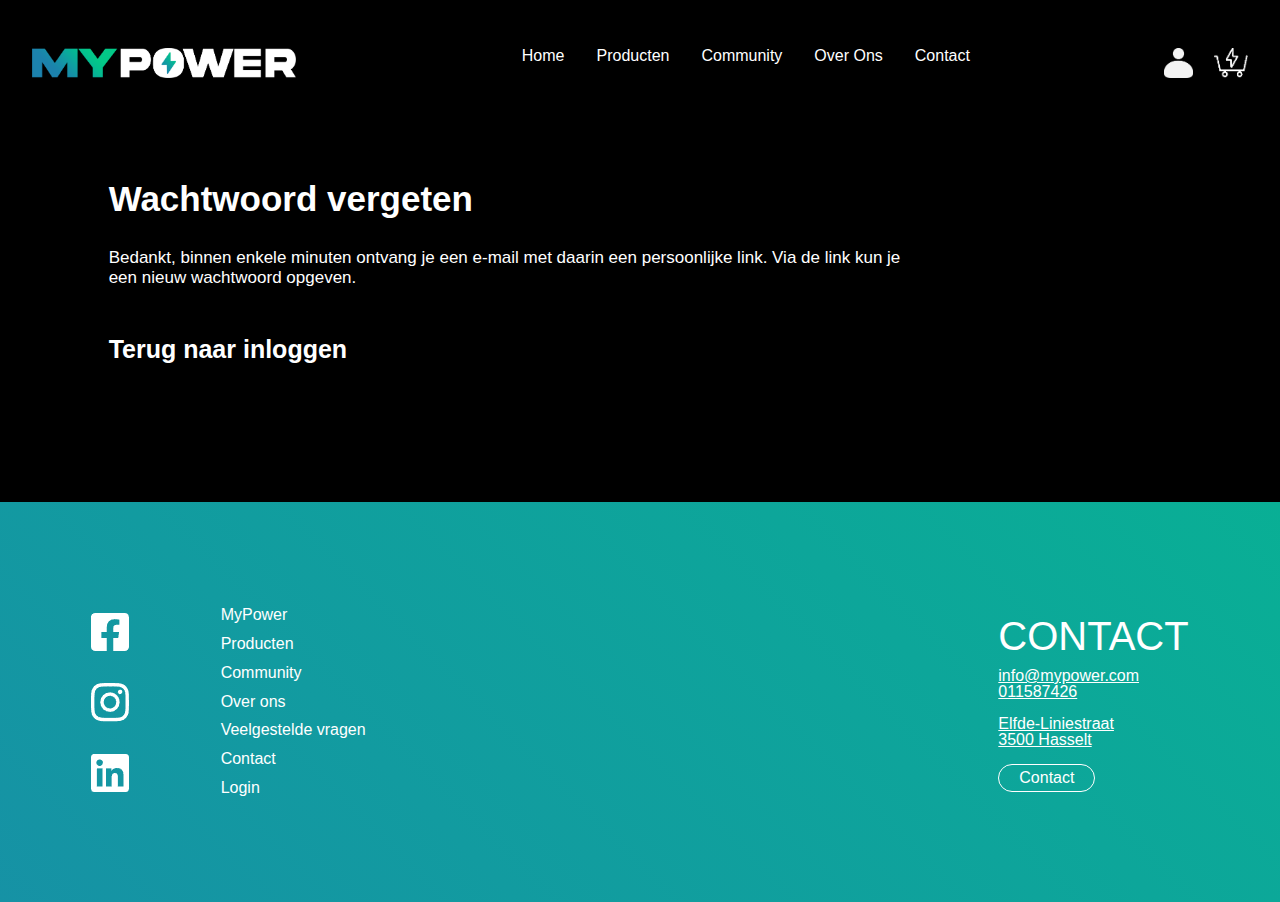
<file: forgot-password-success.html>
<!DOCTYPE html>
<html lang="en">
<head>
    <meta charset="UTF-8">
    <title>Password Reset - MY POWER</title>
    <meta name="viewport" content="width=device-width, initial-scale=1">
    <link rel="stylesheet" href="bootstrap-grid.min.css">
    <link rel="stylesheet" href="bootstrap-reboot.min.css">
    <link rel="stylesheet" href="assets/css/style.css">
    <script defer src="assets/js/script.js"></script>
</head>
<body class="bg-dark">
<!-- Header Start -->
<header class="site-header">
    <div class="wrapper site-headerwrapper">
        <div class="site-headerstart">
            <a href="#" class="brand"><img src="assets/images/logo.png" alt="Brand"></a>
        </div>
        <div class="site-headermiddle">
            <nav class="nav">
                <ul class="navwrapper">
                    <li class="navitem"><a href="index.html">Home</a></li>
                    <li class="navitem"><a href="Producten.html">Producten</a></li>
                    <li class="navitem"><a href="community.html">Community</a></li>
                    <li class="navitem"><a href="over-ons.html">Over Ons</a></li>
                    <li class="navitem"><a href="contact-us.html">Contact</a></li>
                </ul>
            </nav>
        </div>
        <div class="site-headerend">

            <a id="nav-profiel" href="login.html"><img id="headerend-afb1" src="assets/images/icons/Profiel.png" alt="Login"></a>
            <a id="nav-cart" href="winkelwagen.html"><img src="assets/images/icons/cart.png" alt="Cart"></a>
            <div class="burger">
                <div class="line1"></div>
                <div class="line2"></div>
                <div class="line3"></div>
            </div>
            <ul class="nav-links">
                <li class="navitem-2"><a href="index.html">Home</a></li>
                <li class="navitem-2"><a href="Producten.html">Producten</a></li>
                <li class="navitem-2"><a href="community.html">Community</a></li>
                <li class="navitem-2"><a href="over-ons.html">Over Ons</a></li>
                <li class="navitem-2"><a href="contact-us.html">Contact</a></li>
            </ul>
        </div>
    </div>
</header>
<!-- Header End -->
<main>
    <!-- Login Start -->
    <div class="login">
        <div class="wrapper">
            <div class="row">
                <div class="col-12 col-md-1"></div>
                <div class="col-12 col-md-10">
                    <h1 class="">
                        Wachtwoord vergeten
                    </h1>
                    <p>
                        Bedankt, binnen enkele minuten ontvang je een e-mail met daarin een persoonlijke link. Via de
                        link kun je een nieuw wachtwoord opgeven.
                    </p>
                    <h2><a href="login.html">Terug naar inloggen</a></h2>
                </div>
            </div>
        </div>
    </div>
    <!-- Login End -->
    <!-- footer top Start -->
    <!-- footer top End -->
</main>
<!-- Footer Start -->
<footer>
    <h3 class="footer-tekst-icons">Volg ons ook op:</h3>
    <div class="shortcuts-icons">
        <a href="#"><img class="icons-footer" src="assets/images/icons/awesome-facebook.png" alt="facebook"></a>
        <a href="#"><img class="icons-footer" src="assets/images/icons/awesome-instagram.png" alt="instagram"></a>
        <a href="#"><img class="icons-footer" src="assets/images/icons/awesome-linkedin.png" alt="linkedin"></a>
    </div>
    <div class="shortcuts-nav">
        <ul>
            <li><a href="index.html">MyPower</a></li>
            <li><a href="Producten.html">Producten</a></li>
            <li><a href="community.html">Community</a></li>
            <li><a href="over-ons.html">Over ons</a></li>
            <li><a href="faq.html">Veelgestelde vragen</a></li>
            <li><a href="contact-us.html">Contact</a></li>
            <li><a href="login.html">Login</a></li>
        </ul>
    </div>
    <div>
        <iframe src="https://www.google.com/maps/embed?pb=!1m18!1m12!1m3!1d7308.8375027003885!2d5.3583206086535995!3d50.95326009215729!2m3!1f0!2f0!3f0!3m2!1i1024!2i768!4f13.1!3m3!1m2!1s0x47c1214285548b13%3A0xed3def18ce40a171!2sCorda%20Campus!5e0!3m2!1snl!2sbe!4v1684920107781!5m2!1snl!2sbe"
                width="450" height="300" style="border:0;" allowfullscreen="" loading="lazy"
                referrerpolicy="no-referrer-when-downgrade"  class="iframe-footer"></iframe>
    </div>
    <div class="shortcuts-contact">
        <h1>CONTACT</h1>
        <p>info@mypower.com<br>011587426</p>
        <p>Elfde-Liniestraat<br>3500 Hasselt</p>
        <a href="contact-us.html" role="button" type="button">Contact</a>
    </div>
</footer>
<!-- Footer End -->
</body>
</html>
</file>
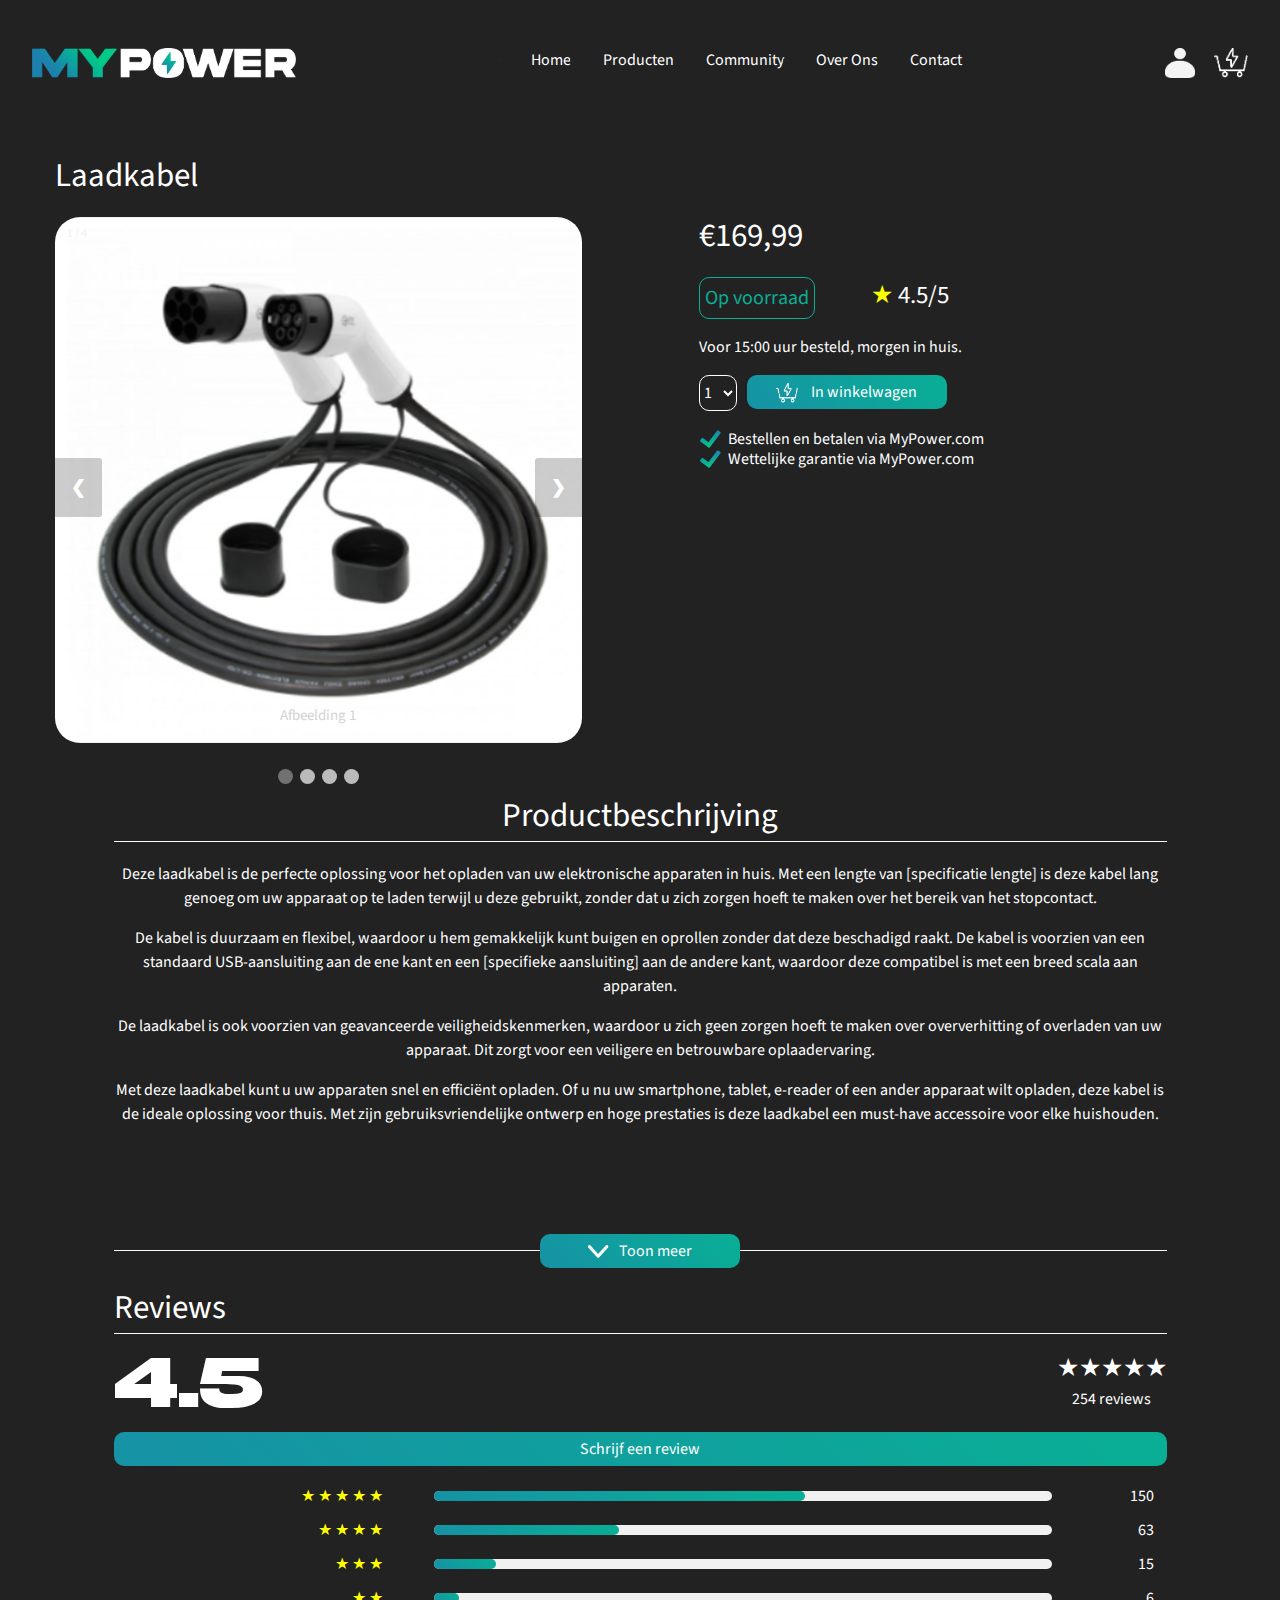
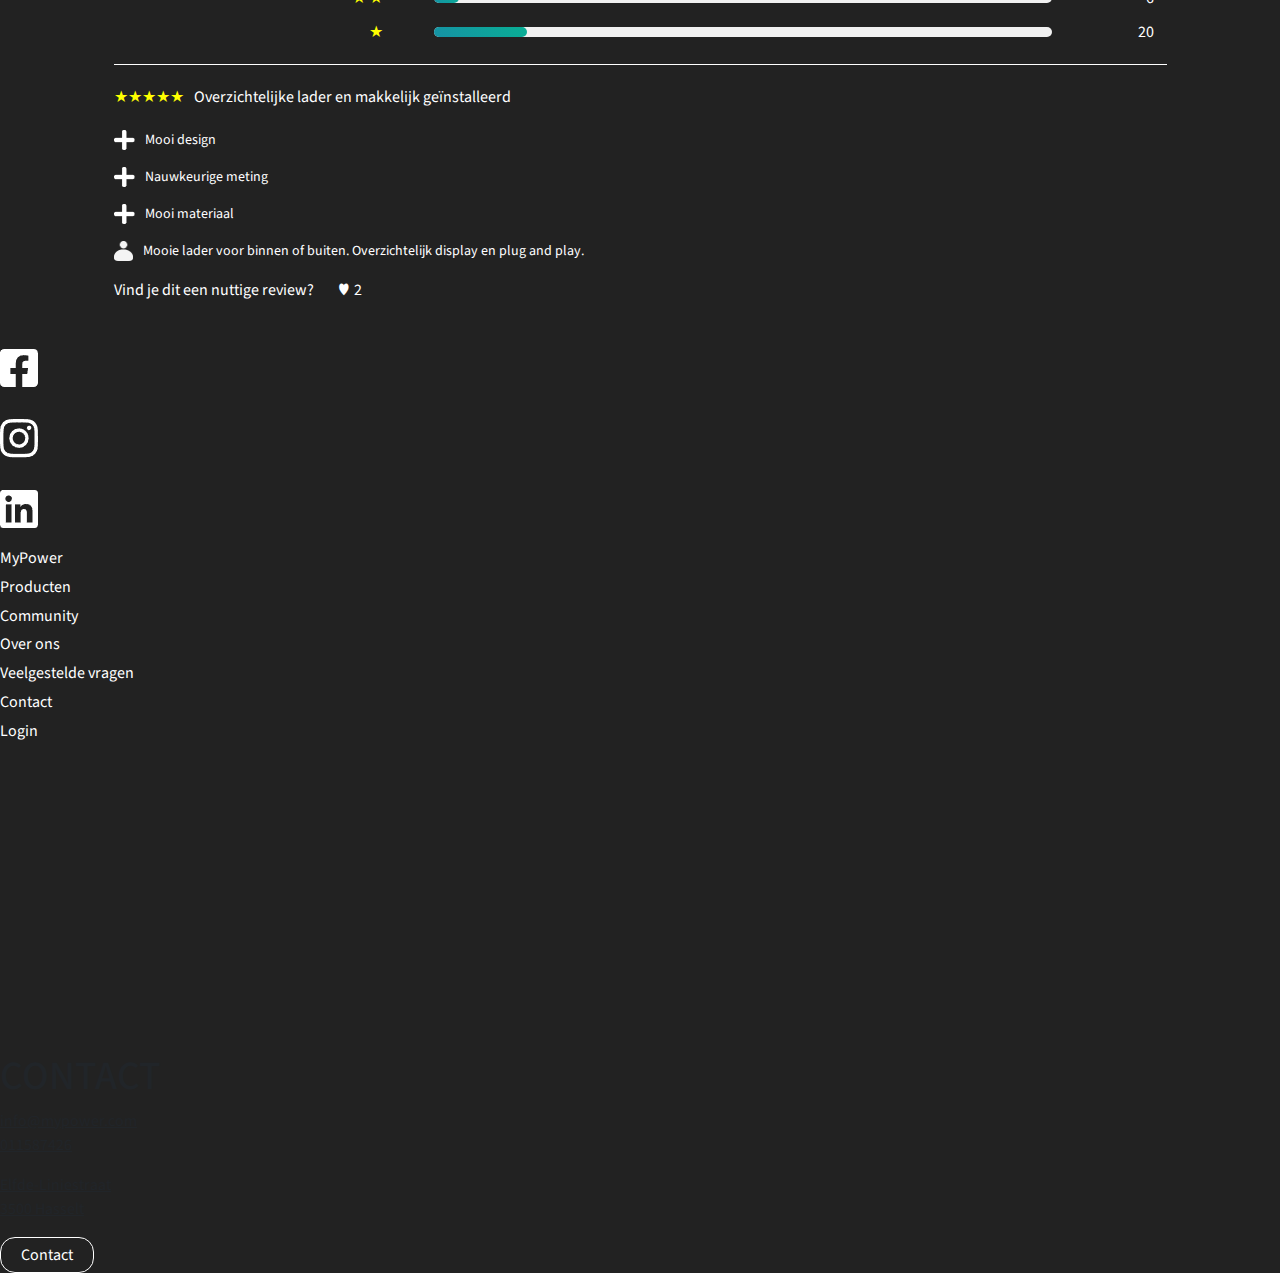
<file: Laadkabel.html>
<!DOCTYPE html>
<html lang="en">
<head>
    <meta charset="UTF-8">
    <title>Laadpaal pakket L</title>
    <meta name="viewport" content="width=device-width, initial-scale=1.0">
    <link rel="stylesheet" href="bootstrap-grid.min.css">
    <link rel="stylesheet" href="bootstrap-reboot.min.css">
    <link rel="stylesheet" href="assets/css/Laadkabel.css">
    <link rel="preconnect" href="https://fonts.googleapis.com">
    <link rel="preconnect" href="https://fonts.gstatic.com" crossorigin>
    <link href="https://fonts.googleapis.com/css2?family=Source+Sans+Pro:ital,wght@0,200;0,300;0,400;0,600;0,700;0,900;1,200;1,300;1,400;1,600;1,700;1,900&display=swap"
          rel="stylesheet">
    <script defer src="assets/js/Laadkabel.js"></script>
    <script defer src="assets/js/script.js"></script>
</head>
<body>
<header class="site-header">
    <div class="wrapper site-headerwrapper">
        <div class="site-headerstart">
            <a href="#" class="brand"><img src="assets/images/logo.png" alt="Brand"></a>
        </div>
        <div class="site-headermiddle">
            <nav class="nav">
                <ul class="navwrapper">
                    <li class="navitem"><a href="index.html">Home</a></li>
                    <li class="navitem"><a href="Producten.html">Producten</a></li>
                    <li class="navitem"><a href="community.html">Community</a></li>
                    <li class="navitem"><a href="over-ons.html">Over Ons</a></li>
                    <li class="navitem"><a href="contact-us.html">Contact</a></li>
                </ul>
            </nav>
        </div>
        <div class="site-headerend">
            <a id="nav-profiel" href="login.html"><img id="headerend-afb1" src="assets/images/icons/Profiel.png" alt="Login"></a>
            <a id="nav-cart" href="winkelwagen.html"><img src="assets/images/icons/cart.png" alt="Cart"></a>
          
            <div class="burger">
                <div class="line1"></div>
                <div class="line2"></div>
                <div class="line3"></div>
            </div>
            <ul class="nav-links">
                <li class="navitem-2"><a href="index.html">Home</a></li>
                <li class="navitem-2"><a href="Producten.html">Producten</a></li>
                <li class="navitem-2"><a href="community.html">Community</a></li>
                <li class="navitem-2"><a href="over-ons.html">Over Ons</a></li>
                <li class="navitem-2"><a href="contact-us.html">Contact</a></li>
            </ul>
        </div>
    </div>
</header>
<main class="container">
    <div id="deel1">
        <div class="Afbeeldingen">
            <p id="Product-naam">Laadkabel</p>
            <div class="slideshow-container">
                <div class="mySlides fade">
                    <div class="numbertext">1 / 4</div>
                    <img src="assets/images/Laadkabel%20foto%201.png" alt="afbeelding 1">
                    <div class="text">Afbeelding 1</div>
                </div>
                <div class="mySlides fade">
                    <div class="numbertext">2 / 4</div>
                    <img src="assets/images/Laadkabel%20foto%202.png" alt="afbeelding 2">
                    <div class="text">Afbeelding 2</div>
                </div>
                <div class="mySlides fade">
                    <div class="numbertext">3 / 4</div>
                    <img src="assets/images/Laadkabel%20foto%203.png" alt="afbeelding 3">
                    <div class="text">Afbeelding 3</div>
                </div>
                <div class="mySlides fade">
                    <div class="numbertext">4 / 4</div>
                    <img src="assets/images/Laadkabel%20foto%204.png" alt="afbeelding 4">
                    <div class="text">Afbeelding 4</div>
                </div>
                <a class="prev" onclick="plusSlides(-1)">❮</a>
                <a class="next" onclick="plusSlides(1)">❯</a>
            </div>
            <br>
            <div style="text-align:center">
                <span class="dot" onclick="currentSlide(1)"></span>
                <span class="dot" onclick="currentSlide(2)"></span>
                <span class="dot" onclick="currentSlide(3)"></span>
                <span class="dot" onclick="currentSlide(4)"></span>
            </div>
        </div>
        <div class="Informatie">
            <div class="Product-essentie">
                <p id="Prijs">€169,99</p>
                <div id="Voorraad-Rating">
                    <p id="Voorraad">Op voorraad</p>
                    <p id="Rating"><span>&#9733;</span>4.5/5</p>
                </div>
                <p>Voor 15:00 uur besteld, morgen in huis.</p>
                <div id="Aantal-Winkelmand">
                    <p class="cart-attribute__field">
                        <label for="quantity"></label><select required class="required" id="quantity"
                                                              name="attributes[Quantity]">
                        <option value="1">1</option>
                        <option value="2">2</option>
                        <option value="3">3</option>
                        <option value="4">4</option>
                        <option value="5">5</option>
                        <option value="6">6</option>
                        <option value="7">7</option>
                        <option value="8">8</option>
                        <option value="9">9</option>
                        <option value="10">10</option>
                    </select>
                    </p>
                    <button id="Winkelmand"><img src="assets/images/Shopping%20Cart.png" alt="Winkelmand"> In
                        winkelwagen
                    </button>
                </div>
                <p><img class="Check" src="assets/images/Check%20Icon.png" alt="Check Icon">Bestellen en betalen via
                    MyPower.com
                </p>
                <p class="Check-text"><img class="Check" src="assets/images/Check%20Icon.png" alt="Check Icon">Wettelijke
                    garantie
                    via MyPower.com</p>
            </div>
        </div>
    </div>
    <div id="deel2">
        <div id="Productbeschrijving">
            <p id="Productbeschrijving-titel">Productbeschrijving</p>
            <button class="accordion-toon-meer" id="accordion-toon-meer"><img id="pijl"
                                                                              src="assets/images/Arrow-down.png"
                                                                              alt="Pijl naar beneden">Toon meer
            </button>
            <div class="accordion-tekst" id="accordion-tekst">
                <p>Deze laadkabel is de perfecte oplossing voor het opladen van uw
                    elektronische apparaten in huis. Met een
                    lengte van [specificatie lengte] is deze kabel lang genoeg om uw apparaat op te laden terwijl u deze
                    gebruikt, zonder dat u zich zorgen hoeft te maken over het bereik van het stopcontact.
                </p>
                <p>De kabel is duurzaam en flexibel, waardoor u hem gemakkelijk kunt
                    buigen en oprollen zonder dat deze
                    beschadigd raakt. De kabel is voorzien van een standaard USB-aansluiting aan de ene kant en een
                    [specifieke aansluiting] aan de andere kant, waardoor deze compatibel is met een breed scala aan
                    apparaten.
                </p>
                <p>De laadkabel is ook voorzien van geavanceerde veiligheidskenmerken,
                    waardoor u zich geen zorgen hoeft te
                    maken over oververhitting of overladen van uw apparaat. Dit zorgt voor een veiligere en betrouwbare
                    oplaadervaring.
                </p>
                <p>Met deze laadkabel kunt u uw apparaten snel en efficiënt opladen. Of u
                    nu uw smartphone, tablet, e-reader
                    of een ander apparaat wilt opladen, deze kabel is de ideale oplossing voor thuis. Met zijn
                    gebruiksvriendelijke ontwerp en hoge prestaties is deze laadkabel een must-have accessoire voor elke
                    huishouden.</p>
            </div>
        </div>
        <div class="Reviews">
            <p id="Reviews-titel">Reviews</p>
            <div id="Reviews-overzicht">
                <p id="Aantal-sterren-gem">4.5</p>
                <div class="Aantal-sterren">
                    <div data-productid="1" class="Beoordeling">
                        <span data-rating="5">&#9733;</span>
                        <span data-rating="4">&#9733;</span>
                        <span data-rating="3">&#9733;</span>
                        <span data-rating="2">&#9733;</span>
                        <span data-rating="1">&#9733;</span>
                    </div>
                    <p>254 reviews</p>
                </div>
                <button id="Reviews-knop" role="button" type="button">Schrijf een review</button>
            </div>
            <div class="row">
                <div class="rijen">
                    <div class="side">
                        <span>&#9733;</span>
                        <span>&#9733;</span>
                        <span>&#9733;</span>
                        <span>&#9733;</span>
                        <span>&#9733;</span>
                    </div>
                    <div class="middle">
                        <div class="bar-container">
                            <div class="bar-5"></div>
                        </div>
                    </div>
                    <div class="side right">
                        <div>150</div>
                    </div>
                </div>
                <div class="rijen">
                    <div class="side">
                        <span>&#9733;</span>
                        <span>&#9733;</span>
                        <span>&#9733;</span>
                        <span>&#9733;</span>
                    </div>
                    <div class="middle">
                        <div class="bar-container">
                            <div class="bar-4"></div>
                        </div>
                    </div>
                    <div class="side right">
                        <div>63</div>
                    </div>
                </div>
                <div class="rijen">
                    <div class="side">
                        <span>&#9733;</span>
                        <span>&#9733;</span>
                        <span>&#9733;</span>
                    </div>
                    <div class="middle">
                        <div class="bar-container">
                            <div class="bar-3"></div>
                        </div>
                    </div>
                    <div class="side right">
                        <div>15</div>
                    </div>
                </div>
                <div class="rijen">
                    <div class="side">
                        <span>&#9733;</span>
                        <span>&#9733;</span>
                    </div>
                    <div class="middle">
                        <div class="bar-container">
                            <div class="bar-2"></div>
                        </div>
                    </div>
                    <div class="side right">
                        <div>6</div>
                    </div>
                </div>
                <div class="rijen">
                    <div class="side">
                        <span>&#9733;</span>
                    </div>
                    <div class="middle">
                        <div class="bar-container">
                            <div class="bar-1"></div>
                        </div>
                    </div>
                    <div class="side right">
                        <div>20</div>
                    </div>
                </div>
            </div>
            <div class="Reviews-geschreven">
                <div class="geschreven">
                    <div class="geschreven-titel">
                        <span>&#9733;</span>
                        <span>&#9733;</span>
                        <span>&#9733;</span>
                        <span>&#9733;</span>
                        <span>&#9733;</span>
                        <p>Overzichtelijke lader en makkelijk geïnstalleerd</p>
                    </div>
                    <div class="geschreven-info">
                        <div class="kenmerk">
                            <img src="assets/images/icons/awesome-plus.png" alt="plus icon">
                            <p>Mooi design</p>
                        </div>
                        <div class="kenmerk">
                            <img src="assets/images/icons/awesome-plus.png" alt="plus icon">
                            <p>Nauwkeurige meting</p>
                        </div>
                        <div class="kenmerk">
                            <img src="assets/images/icons/awesome-plus.png" alt="plus icon">
                            <p>Mooi materiaal</p>
                        </div>
                        <div class="uitleg">
                            <img src="assets/images/icons/Profiel.png" alt="profiel icon">
                            <p>Mooie lader voor binnen of buiten. Overzichtelijk display en plug and play.</p>
                        </div>
                    </div>
                    <div class="geschreven-like">
                        <p>Vind je dit een nuttige review?</p>
                        <span>&hearts;</span>
                        <p id="aantal-likes">2</p>
                    </div>
                </div>
            </div>
        </div>
    </div>
</main>
<footer>
    <h3 class="footer-tekst-icons">Volg ons ook op:</h3>
    <div class="shortcuts-icons">
        <a href="#"><img class="icons-footer" src="assets/images/icons/awesome-facebook.png" alt="facebook"></a>
        <a href="#"><img class="icons-footer" src="assets/images/icons/awesome-instagram.png" alt="instagram"></a>
        <a href="#"><img class="icons-footer" src="assets/images/icons/awesome-linkedin.png" alt="linkedin"></a>
    </div>
    <div class="shortcuts-nav">
        <ul>
            <li><a href="index.html">MyPower</a></li>
            <li><a href="Producten.html">Producten</a></li>
            <li><a href="community.html">Community</a></li>
            <li><a href="over-ons.html">Over ons</a></li>
            <li><a href="faq.html">Veelgestelde vragen</a></li>
            <li><a href="contact-us.html">Contact</a></li>
            <li><a href="login.html">Login</a></li>
        </ul>
    </div>
    <div>
        <iframe src="https://www.google.com/maps/embed?pb=!1m18!1m12!1m3!1d7308.8375027003885!2d5.3583206086535995!3d50.95326009215729!2m3!1f0!2f0!3f0!3m2!1i1024!2i768!4f13.1!3m3!1m2!1s0x47c1214285548b13%3A0xed3def18ce40a171!2sCorda%20Campus!5e0!3m2!1snl!2sbe!4v1684920107781!5m2!1snl!2sbe"
                width="450" height="300" style="border:0;" allowfullscreen="" loading="lazy"
                referrerpolicy="no-referrer-when-downgrade" class="iframe-footer"></iframe>
    </div>
    <div class="shortcuts-contact">
        <h1>CONTACT</h1>
        <p>info@mypower.com<br>011587426</p>
        <p>Elfde-Liniestraat<br>3500 Hasselt</p>
        <a href="contact-us.html" role="button" type="button">Contact</a>
    </div>
</footer>
</body>
</html>
</file>
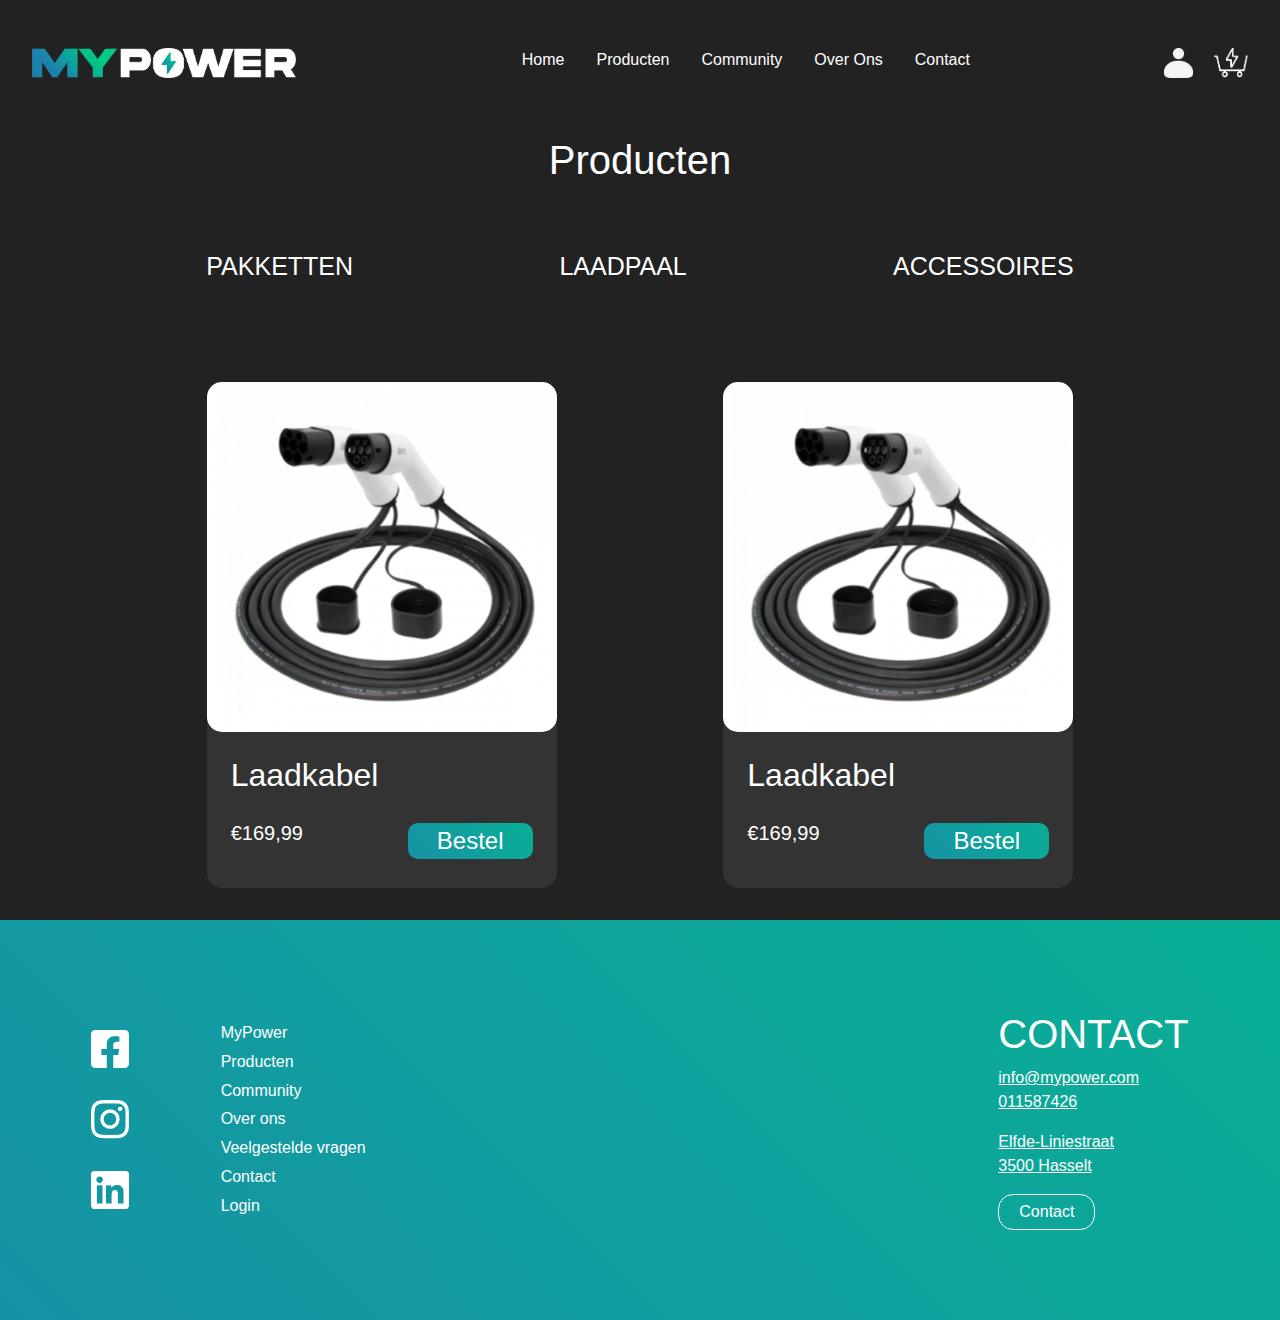
<file: Producten.html>
<!DOCTYPE html>
<html lang="en">
<head>
    <meta charset="UTF-8">
    <title>Producten</title>
    <meta name="viewport" content="width=device-width, initial-scale=1.0">
    <link rel="stylesheet" href="bootstrap-grid.min.css">
    <link rel="stylesheet" href="bootstrap-reboot.min.css">
    <link rel="stylesheet" href="assets/css/Producten.css">
    <script defer src="assets/js/Producten.js"></script>
    <script defer src="assets/js/script.js"></script>
</head>
<body>
<header class="site-header">
    <div class="wrapper site-headerwrapper">
        <div class="site-headerstart">
            <a href="#" class="brand"><img src="assets/images/logo.png" alt="Brand"></a>
        </div>
        <div class="site-headermiddle">
            <nav class="nav">
                <ul class="navwrapper">
                    <li class="navitem"><a href="index.html">Home</a></li>
                    <li class="navitem"><a href="Producten.html">Producten</a></li>
                    <li class="navitem"><a href="community.html">Community</a></li>
                    <li class="navitem"><a href="over-ons.html">Over Ons</a></li>
                    <li class="navitem"><a href="contact-us.html">Contact</a></li>
                </ul>
            </nav>
        </div>
        <div class="site-headerend">
            <a id="nav-profiel" href="login.html"><img id="headerend-afb1" src="assets/images/icons/Profiel.png"
                                                       alt="Login"></a>
            <a id="nav-cart" href="winkelwagen.html"><img src="assets/images/icons/cart.png" alt="Cart"></a>
            <div class="burger">
                <div class="line1"></div>
                <div class="line2"></div>
                <div class="line3"></div>
            </div>
            <ul class="nav-links">
                <li class="navitem-2"><a href="index.html">Home</a></li>
                <li class="navitem-2"><a href="Producten.html">Producten</a></li>
                <li class="navitem-2"><a href="community.html">Community</a></li>
                <li class="navitem-2"><a href="over-ons.html">Over Ons</a></li>
                <li class="navitem-2"><a href="contact-us.html">Contact</a></li>
            </ul>
        </div>
    </div>
</header>
<main>
    <h1>Producten</h1>
    <div id="Producten-nav">
        <button class="Producten-nav-buttons" onclick="Pakketten()">PAKKETTEN</button>
        <button class="Producten-nav-buttons" onclick="Laadpaal()">LAADPAAL</button>
        <button class="Producten-nav-buttons" onclick="Accessoires()">ACCESSOIRES</button>
        <!--        <form id="Producten-nav2">-->
        <!--            <input class="Producten-nav-buttons" type="radio" name="RadioGroupName" id="GroupName1" onclick="Pakketten('GroupName', 3)"/>Show section 1<BR>-->
        <!--            <input class="Producten-nav-buttons" type="radio" name="RadioGroupName" id="GroupName2" onclick="Laadpaal('GroupName', 3)"/>Show section 2<BR>-->
        <!--            <input class="Producten-nav-buttons" type="radio" name="RadioGroupName" id="GroupName3" onclick="Accessoires('GroupName', 3)"/>Show section 3<BR>-->
        <!--        </form>-->
        <!--        <div id="GroupName1Div" style="display:none;">PAKKETTEN</div>-->
        <!--        <div id="GroupName2Div" style="display:none;">LAADPAAL</div>-->
        <!--        <div id="GroupName3Div" style="display:none;">ACCESSOIRES</div>-->
    </div>
    <div id="Productenlijst-pakketten">
        <p class="Productenlijst-titel">Pakketten</p>
        <div class="Product-item">
            <img src="assets/images/Laadkabel%20foto%201.png" alt="afbeelding 1">
            <h2 class="product-titel">Laadkabel</h2>
            <div class="Product-item-inhoud">
                <p class="product-prijs">€169,99</p>
                <a class="Bestellen" type="button" href="Laadkabel.html">Bestel</a>
            </div>
        </div>
        <div class="Product-item">
            <img src="assets/images/Laadkabel%20foto%201.png" alt="afbeelding 1">
            <h2 class="product-titel">Laadkabel</h2>
            <div class="Product-item-inhoud">
                <p class="product-prijs">€169,99</p>
                <a class="Bestellen" type="button" href="Laadkabel.html">Bestel</a>
            </div>
        </div>
    </div>
    <div id="Productenlijst-laadpaal">
        <p class="Productenlijst-titel">Laadpaal</p>
        <div class="Product-item">
            <img src="assets/images/Laadkabel%20foto%201.png" alt="afbeelding 1">
            <h2 class="product-titel">Laadkabel</h2>
            <div class="Product-item-inhoud">
                <p class="product-prijs">€169,99</p>
                <a class="Bestellen" type="button" href="Laadkabel.html">Bestel</a>
            </div>
        </div>
    </div>
    <div id="Productenlijst-accessoires">
        <p class="Productenlijst-titel">Accessoires</p>
        <div class="Product-item">
            <img src="assets/images/Laadkabel%20foto%201.png" alt="afbeelding 1">
            <h2 class="product-titel">Laadkabel</h2>
            <div class="Product-item-inhoud">
                <p class="product-prijs">€169,99</p>
                <a class="Bestellen" type="button" href="Laadkabel.html">Bestel</a>
            </div>
        </div>
        <div class="Product-item">
            <img src="assets/images/Laadkabel%20foto%201.png" alt="afbeelding 1">
            <h2 class="product-titel">Laadkabel</h2>
            <div class="Product-item-inhoud">
                <p class="product-prijs">€169,99</p>
                <a class="Bestellen" type="button" href="Laadkabel.html">Bestel</a>
            </div>
        </div>
        <div class="Product-item">
            <img src="assets/images/Laadkabel%20foto%201.png" alt="afbeelding 1">
            <h2 class="product-titel">Laadkabel</h2>
            <div class="Product-item-inhoud">
                <p class="product-prijs">€169,99</p>
                <a class="Bestellen" type="button" href="Laadkabel.html">Bestel</a>
            </div>
        </div>
        <div class="Product-item">
            <img src="assets/images/Laadkabel%20foto%201.png" alt="afbeelding 1">
            <h2 class="product-titel">Laadkabel</h2>
            <div class="Product-item-inhoud">
                <p class="product-prijs">€169,99</p>
                <a class="Bestellen" type="button" href="Laadkabel.html">Bestel</a>
            </div>
        </div>
        <div class="Product-item">
            <img src="assets/images/Laadkabel%20foto%201.png" alt="afbeelding 1">
            <h2 class="product-titel">Laadkabel</h2>
            <div class="Product-item-inhoud">
                <p class="product-prijs">€169,99</p>
                <a class="Bestellen" type="button" href="Laadkabel.html">Bestel</a>
            </div>
        </div>
        <div class="Product-item">
            <img src="assets/images/Laadkabel%20foto%201.png" alt="afbeelding 1">
            <h2 class="product-titel">Laadkabel</h2>
            <div class="Product-item-inhoud">
                <p class="product-prijs">€169,99</p>
                <a class="Bestellen" type="button" href="Laadkabel.html">Bestel</a>
            </div>
        </div>
    </div>
</main>
<footer>
    <h3 class="footer-tekst-icons">Volg ons ook op:</h3>
    <div class="shortcuts-icons">
        <a href="#"><img class="icons-footer" src="assets/images/icons/awesome-facebook.png" alt="facebook"></a>
        <a href="#"><img class="icons-footer" src="assets/images/icons/awesome-instagram.png" alt="instagram"></a>
        <a href="#"><img class="icons-footer" src="assets/images/icons/awesome-linkedin.png" alt="linkedin"></a>
    </div>
    <div class="shortcuts-nav">
        <ul>
            <li><a href="index.html">MyPower</a></li>
            <li><a href="Producten.html">Producten</a></li>
            <li><a href="community.html">Community</a></li>
            <li><a href="over-ons.html">Over ons</a></li>
            <li><a href="faq.html">Veelgestelde vragen</a></li>
            <li><a href="contact-us.html">Contact</a></li>
            <li><a href="login.html">Login</a></li>
        </ul>
    </div>
    <div>
        <iframe src="https://www.google.com/maps/embed?pb=!1m18!1m12!1m3!1d7308.8375027003885!2d5.3583206086535995!3d50.95326009215729!2m3!1f0!2f0!3f0!3m2!1i1024!2i768!4f13.1!3m3!1m2!1s0x47c1214285548b13%3A0xed3def18ce40a171!2sCorda%20Campus!5e0!3m2!1snl!2sbe!4v1684920107781!5m2!1snl!2sbe"
                width="450" height="300" style="border:0;" allowfullscreen="" loading="lazy"
                referrerpolicy="no-referrer-when-downgrade" class="iframe-footer"></iframe>
    </div>
    <div class="shortcuts-contact">
        <h1>CONTACT</h1>
        <p>info@mypower.com<br>011587426</p>
        <p>Elfde-Liniestraat<br>3500 Hasselt</p>
        <a href="contact-us.html" role="button" type="button">Contact</a>
    </div>
</footer>
</body>
</html>
</file>
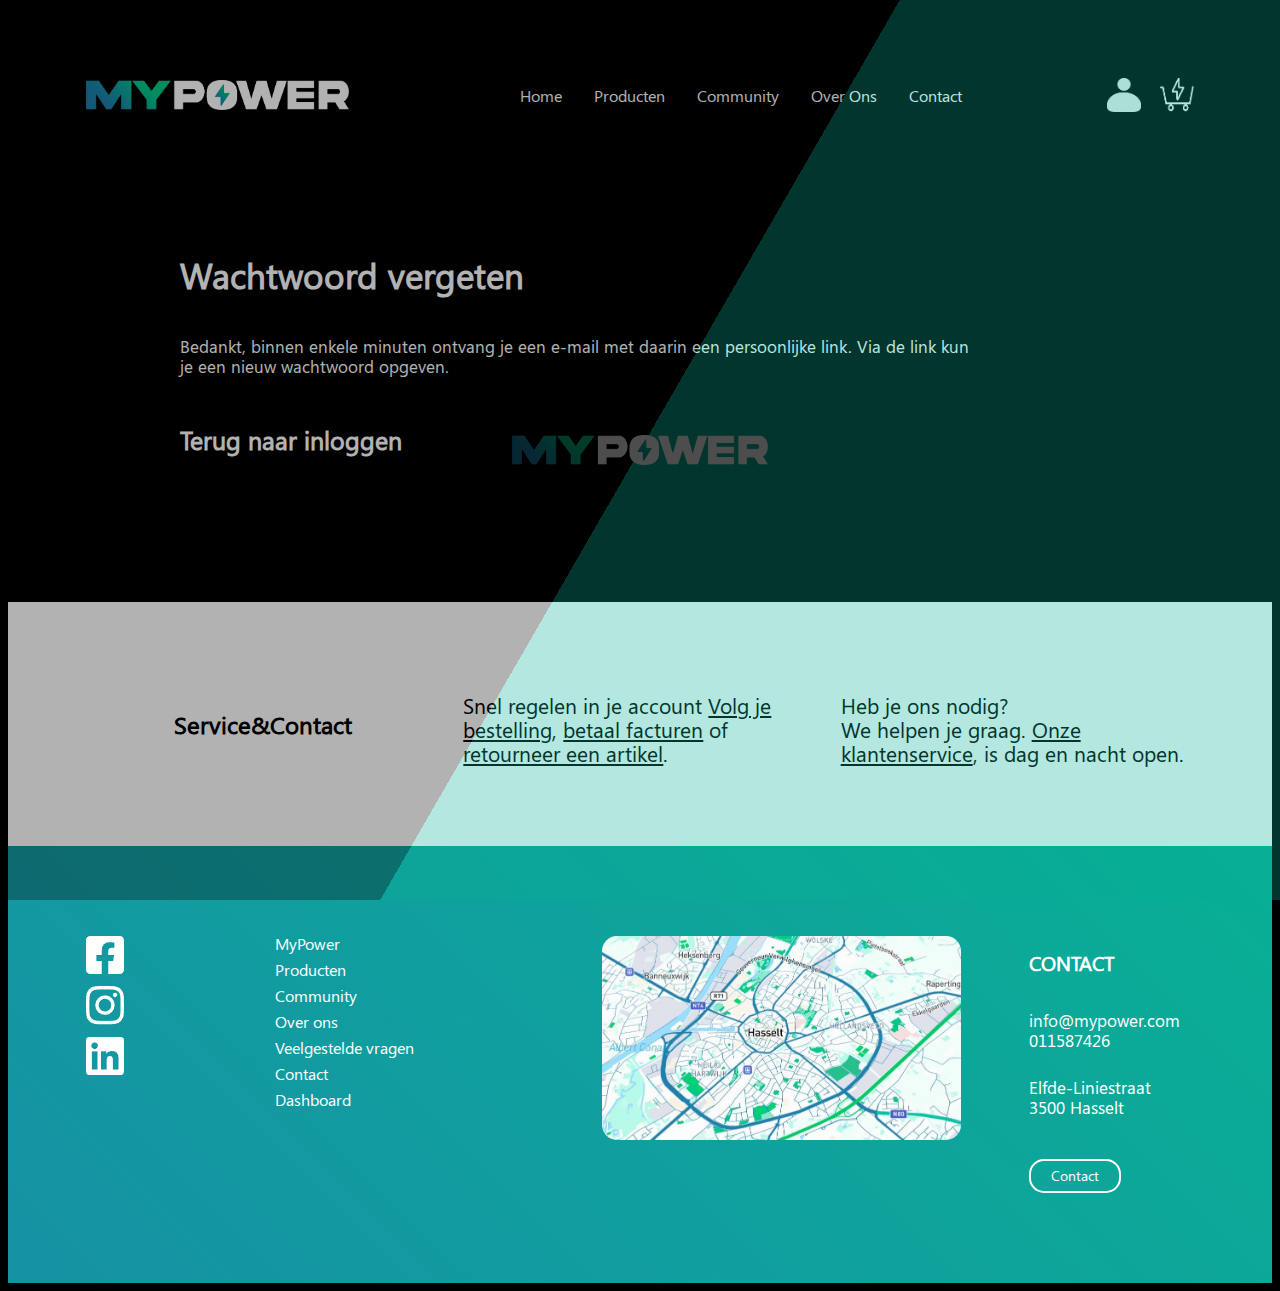
<file: MyPower/forgot-password-success.html>
<!DOCTYPE html>
<html lang="en">

<head>
    <meta charset="UTF-8" />
    <title>Password Reset - MY POWER</title>
    <meta name="viewport" content="width=device-width, initial-scale=1" />
    <link rel="stylesheet" href="assets/css/style.css" />
</head>

<body class="bg-dark">
    <div class="preloader">
        <img src="assets/images/logo.png" alt="Loading...">
      </div>      
    <!-- Header Start -->
    <header class="site-header">
        <div class="wrapper site-header__wrapper">
            <div class="site-header__start">
                <a href="#" class="brand"><img src="assets/images/logo.png" alt="Brand"></a>
            </div>
            <div class="site-header__middle">
                <nav class="nav">
                    <ul class="nav__wrapper">
                        <li class="nav__item"><a href="index.html">Home</a></li>
                        <li class="nav__item"><a href="#">Producten</a></li>
                        <li class="nav__item"><a href="#">Community</a></li>
                        <li class="nav__item"><a href="index.html">Over Ons</a></li>
                        <li class="nav__item"><a href="contact-us.html">Contact</a></li>
                    </ul>
                </nav>
            </div>
            <div class="site-header__end">
                <a href="#"><img src="assets/images/icons/Profiel.png" alt="Login"></a>
                <a href="#"><img src="assets/images/icons/cart.png" alt="Cart"></a>
               <img  class="nav__toggle" aria-expanded="false" type="button" src="assets/images/icons/menu.png" alt="Cart">

            </div>
        </div>
    </header>
    <!-- Header End -->
    <main>
    <!-- Login Start -->
    <div class="login">
        <div class="wrapper">
            <div class="row">
                <div class="col-12 col-md-1"></div>
                <div class="col-12 col-md-10">
                    <h1 class="">
                        Wachtwoord vergeten
                    </h1>
                    <p>
                        Bedankt, binnen enkele minuten ontvang je een e-mail met daarin een persoonlijke link. Via de link kun je een nieuw wachtwoord opgeven.
                    </p>
                    <h2><a href="login.html">Terug naar inloggen</a></h2>
                </div>
            </div>
        </div>
    </div>
    <!-- Login End -->
    <!-- footer top Start -->
    <div class="footer-top bg-white">
        <div class="wrapper">
            <div class="row">
                <div class="col-12 col-md-4">
                    <div class="dflex-center ">
                        <a href="#"><h2>
                            Service&Contact
                        </h2></a>
                    </div>
                    
                </div>
                <div class="col-12 col-md-4">
                    <p>
                        Snel regelen in je account <a href="#">Volg je bestelling</a>, <a href="#">betaal facturen</a> of <a href="#">retourneer een artikel</a>.
                    </p>
                </div>
                <div class="col-12 col-md-4">
                    <p>
                        Heb je ons nodig?</br> We helpen je graag. <a href="#">Onze klantenservice</a>, is dag en nacht open.
                    </p>
                </div>
            </div>
        </div>
    </div>
    <!-- footer top End -->
    </main>
     <!-- Footer Start -->
    <footer>
        <div class="wrapper">
            <div class="row">
                <div class="col-12 col-md-2">
                    <div class="social-media">
                        <a href="" class="social-icon"><img src="assets/images/icons/awesome-facebook.png" ></a>
                        <a href="" class="social-icon"><img src="assets/images/icons/awesome-instagram.png" ></a>
                        <a href="" class="social-icon"><img src="assets/images/icons/awesome-linkedin.png" ></a>
                    </div>
                </div>
                <div class="col-12 col-md-3">
                    <div class="footer-links">
                        <a href="index.html" class="link-item">MyPower</a>
                        <a href="" class="link-item">Producten</a>
                        <a href="" class="link-item">Community</a>
                        <a href="index.html" class="link-item">Over ons</a>
                        <a href="faq.html" class="link-item">Veelgestelde vragen</a>
                        <a href="contact-us.html" class="link-item">Contact</a>
                        <a href="" class="link-item">Dashboard</a>
                    </div>
                </div>
                <div class="col-12 col-md-5">
                    <div class="footer-map">
                        <a href="" class="map-link"><img src="assets/images/footer.png" ></a>
                    </div>
                </div>
                <div class="col-12 col-md-2">
                    <div class="footer-contact">
                        <h2>CONTACT</h2>
                        <p>
                            info@mypower.com
                            </br>
                            011587426
                        </p>
                        <p>Elfde-Liniestraat </br>3500 Hasselt</p>
                        <a href="contact-us.html" class="link-button">Contact</a>
                    </div>
                </div>
            </div>
        </div>
    </footer>
    <!-- Footer End -->
    <!-- JavaScript-->
    <script src="assets/js/custom.js"></script>
</body>

</html>
</file>
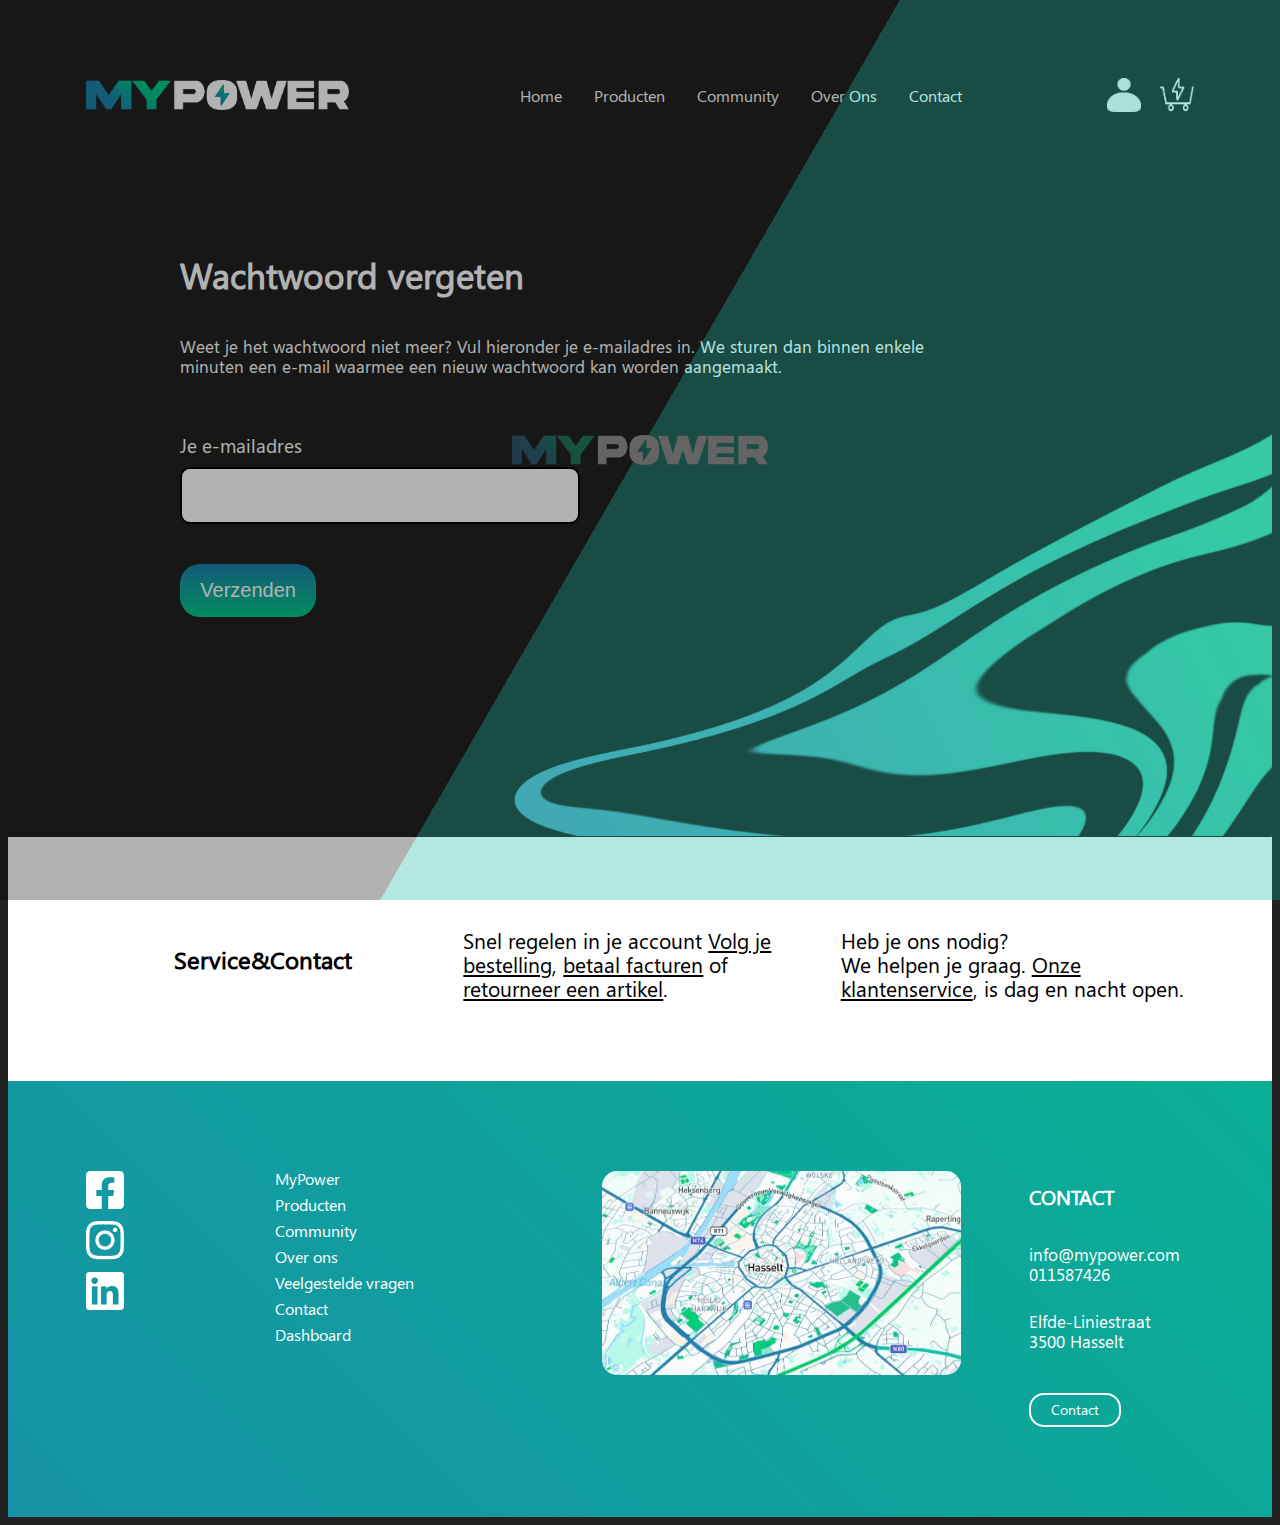
<file: MyPower/forgot-password.html>
<!DOCTYPE html>
<html lang="en">

<head>
    <meta charset="UTF-8" />
    <title>Forgot Password - MY POWER</title>
    <meta name="viewport" content="width=device-width, initial-scale=1" />
    <link rel="stylesheet" href="assets/css/style.css" />
</head>

<body>
    <div class="preloader">
        <img src="assets/images/logo.png" alt="Loading...">
      </div>      
    <!-- Header Start -->
    <header class="site-header">
        <div class="wrapper site-header__wrapper">
            <div class="site-header__start">
                <a href="#" class="brand"><img src="assets/images/logo.png" alt="Brand"></a>
            </div>
            <div class="site-header__middle">
                <nav class="nav">
                    <ul class="nav__wrapper">
                        <li class="nav__item"><a href="index.html">Home</a></li>
                        <li class="nav__item"><a href="#">Producten</a></li>
                        <li class="nav__item"><a href="#">Community</a></li>
                        <li class="nav__item"><a href="index.html">Over Ons</a></li>
                        <li class="nav__item"><a href="contact-us.html">Contact</a></li>
                    </ul>
                </nav>
            </div>
            <div class="site-header__end">
                <a href="#"><img src="assets/images/icons/Profiel.png" alt="Login"></a>
                <a href="#"><img src="assets/images/icons/cart.png" alt="Cart"></a>
               <img  class="nav__toggle" aria-expanded="false" type="button" src="assets/images/icons/menu.png" alt="Cart">

            </div>
        </div>
    </header>
    <!-- Header End -->
    <main>
    <!-- Login Start -->
    <div class="login bg-gradientimg">
        <div class="wrapper">
            <div class="row">
                <div class="col-12 col-md-1"></div>
                <div class="col-12 col-md-10">
                    <h1 class="">
                        Wachtwoord vergeten
                    </h1>
                    <p>
                        Weet je het wachtwoord niet meer? Vul hieronder je e-mailadres in. We sturen dan binnen enkele minuten een e-mail waarmee een nieuw wachtwoord kan worden aangemaakt.
                    </p>
                    <form action="forgot-password-success.html" method="post">
                        <div class="form-group">
                            <label for="email">Je e-mailadres</label>
                            <input type="email" name="email" id="email" required>
                        </div>
                        <div class="form-group">
                            <button type="submit">Verzenden</button>
                        </div>
                    </form>
                </div>
            </div>
        </div>
    </div>
    <!-- Login End -->
    <!-- footer top Start -->
    <div class="footer-top bg-white">
        <div class="wrapper">
            <div class="row">
                <div class="col-12 col-md-4">
                    <div class="dflex-center ">
                        <a href="#"><h2>
                            Service&Contact
                        </h2></a>
                    </div>
                    
                </div>
                <div class="col-12 col-md-4">
                    <p>
                        Snel regelen in je account <a href="#">Volg je bestelling</a>, <a href="#">betaal facturen</a> of <a href="#">retourneer een artikel</a>.
                    </p>
                </div>
                <div class="col-12 col-md-4">
                    <p>
                        Heb je ons nodig?</br> We helpen je graag. <a href="#">Onze klantenservice</a>, is dag en nacht open.
                    </p>
                </div>
            </div>
        </div>
    </div>
    <!-- footer top End -->
    </main>
     <!-- Footer Start -->
    <footer>
        <div class="wrapper">
            <div class="row">
                <div class="col-12 col-md-2">
                    <div class="social-media">
                        <a href="" class="social-icon"><img src="assets/images/icons/awesome-facebook.png" ></a>
                        <a href="" class="social-icon"><img src="assets/images/icons/awesome-instagram.png" ></a>
                        <a href="" class="social-icon"><img src="assets/images/icons/awesome-linkedin.png" ></a>
                    </div>
                </div>
                <div class="col-12 col-md-3">
                    <div class="footer-links">
                        <a href="index.html" class="link-item">MyPower</a>
                        <a href="" class="link-item">Producten</a>
                        <a href="" class="link-item">Community</a>
                        <a href="index.html" class="link-item">Over ons</a>
                        <a href="faq.html" class="link-item">Veelgestelde vragen</a>
                        <a href="contact-us.html" class="link-item">Contact</a>
                        <a href="" class="link-item">Dashboard</a>
                    </div>
                </div>
                <div class="col-12 col-md-5">
                    <div class="footer-map">
                        <a href="" class="map-link"><img src="assets/images/footer.png" ></a>
                    </div>
                </div>
                <div class="col-12 col-md-2">
                    <div class="footer-contact">
                        <h2>CONTACT</h2>
                        <p>
                            info@mypower.com
                            </br>
                            011587426
                        </p>
                        <p>Elfde-Liniestraat </br>3500 Hasselt</p>
                        <a href="contact-us.html" class="link-button">Contact</a>
                    </div>
                </div>
            </div>
        </div>
    </footer>
    <!-- Footer End -->
    <!-- JavaScript-->
    <script src="assets/js/custom.js"></script>
</body>

</html>
</file>
<file: assets/css/home.css>
* {
    padding: 0;
    margin: 0;
    box-sizing: border-box;
    font-family: "Source Sans Pro", sans-serif;
}

@font-face {
    font-family: "Akira Expanded";
    src: url("../fonts/Akira-Expanded-Demo.ttf");
}

html, body {
    background-color: #222222;
}

body h1, body h2 {
    font-family: "Akira Expanded", sans-serif;
}


/*Navigate balk*/
header img {
    height: 30px;
}

#headerend-afb1 {
    margin-right: 1rem;
}

.site-header {
    margin: 3rem 0;
}

.site-headerwrapper {
    display: flex;
    justify-content: space-between;
}

.site-headerstart {
    margin-left: 2rem;
}

.site-headerend {
    margin-right: 2rem;
}

.navwrapper {
    display: flex;
}

.navitem a {
    margin: 1rem;
    color: #ffffff;
    text-decoration: none;
}

.navitem a:hover {
    color: #03C988;
}

.nav__toggle {
    display: none;
}

.nav-links {
    /*display: flex;*/
    /*justify-content: space-around;*/
    /*width: 50%;*/
    /*text-transform: uppercase;*/
    display: none;
}


.nav-links a {
    display: block;
    text-transform: uppercase;
    text-decoration: none;
    color: #ffffff;
    transition: 0.5s ease;
    transform: translateX(0%);
}

.nav-links a:hover {
    color: #03C988;
}

.burger {
    display: none;
}

.nav-links a {
    display: block;
    text-transform: uppercase;
    text-decoration: none;
    color: #ffffff;
    transition: 0.5s ease;
    transform: translateX(0%);
}

.nav-links a:hover {
    color: #03C988;
}

.burger {
    display: none;
}

.burger div {
    width: 25px;
    height: 3px;
    border-radius: 2px;
    background: #ffffff;
    margin: 5px 0;
    transition: all 0.5s ease;
}

@media only screen and (max-width: 999px) {
    .navwrapper {
        display: none;
    }

    .nav__toggle {
        display: inline-block;
        margin-left: 1rem;
        position: relative;
    }

    .site-headerend {
        display: flex;
    }

    #nav-cart {
        margin-right: 1rem;
    }

    .nav-links {
        position: absolute;
        right: 0;
        font-weight: bold;
        border-radius: 15px;
        top: 6rem;
        min-height: 5rem;
        height: 200px;
        background: #ffffff;
        display: flex;
        list-style-type: none;
        justify-content: space-evenly;
        flex-direction: column;
        align-items: flex-start;
        width: 125px;
        margin: 0;
        padding-left: 15px;
        transform: translateX(100%);
        transition: All 0.5s ease-in;
        z-index: 100;
    }

    .nav-links a {
        opacity: 0;
        color: #222222;
        list-style-type: none;
        z-index: 100;

    }

    .burger {
        display: block;
        position: relative;
        bottom: 0;
    }

}

@media only screen and (max-width: 640px) {
    nav {
        justify-content: space-between;
        padding: 0 5vw;
    }
}

.nav-active {
    transform: translateX(0);
}

@media only screen and (max-width: 460px) {
    .nav-links {
        width: 100%;
        transition: All 0.5s ease;
    }
}

.nav-active {
    transform: translateX(0);
}

@keyframes navLinkFade {
    from {
        opacity: 0;
        transform: translateX(50px);
    }
    to {
        opacity: 1;
        transform: translateX(0);
    }

}

.toggle .line1 {
    transform: rotate(-45deg) translate(-5px, 6px);
}

.toggle .line2 {
    opacity: 0;
}

.toggle .line3 {
    transform: rotate(45deg) translate(-5px, -6px);
}

.toggle .line1 {
    transform: rotate(-45deg) translate(-5px, 6px);
}

.toggle .line2 {
    opacity: 0;
}

.toggle .line3 {
    transform: rotate(45deg) translate(-5px, -6px);
}


/*main gedeelte*/
#index-achtergrond {
    position: relative;
    z-index: 1;
    width: 100%;
    top: 0;
    left: 0;
}

.index-tekst p {
    font-size: 110%;

}

.content {
    width: 100%;
    margin: 4rem auto;
    font-size: 20px;
    line-height: 30px;
}

.vh-100-img img {
    width: 100%;
    height: auto;
}


.darkPage {
    background-color: #222222;
    background-image: url("../images/swirl gradient.png");
    background-size: cover;
    z-index: 0;

}

.section1 {
    background-color: #222222;
    height: 68%;
}

#section1img {
    width: 90%;
    height: auto;
}

.section2 {
    background-color: #ffffff;
}

#blackswirl {
    position: relative;
    right: -50px;
    bottom: -50px;
}

.section3 {
    background-color: #222222;
}

.section

3
img {
    margin-bottom: 2rem;
}


/*Footer*/
footer {
    background: linear-gradient(45deg, #1692a5, #09af95);
    color: #ffffff;
    display: flex;
    justify-content: space-evenly;
    align-items: center;
    height: 400px;
}

#footer-h1 {
    font-family: "Source Sans Pro", sans-serif;
}

.footer-tekst-icons {
    display: none;
}

.shortcuts-icons {
    display: flex;
    flex-direction: column;
}

.shortcuts-icons a {
    transition: 0.5s;
}

.shortcuts-icons a:hover {
    transform: scale(1.3);
    transition: 0.5s ease-in-out;
}

.icons-footer {
    margin: 1rem 0;
}

.shortcuts-nav ul {
    padding: 0;
    margin: 0;
    width: auto;
}

.shortcuts-nav ul li {
    list-style-type: none;
    line-height: 1.8rem;
}

.shortcuts-nav ul li a {
    color: #ffffff;
    text-decoration: none;
    display: block;
    transition: 0.2s;
}

.shortcuts-nav ul li a:hover {
    transform: scale(1.3);
    transition: 0.5s ease-in-out;
}

.iframe-footer {
    border-radius: 15px;
}

.shortcuts-contact p {
    text-decoration: underline;
}

.shortcuts-contact a {
    background-color: transparent;
    text-decoration: none;
    border: 1px solid #ffffff;
    color: #ffffff;
    padding: 5px 20px;
    border-radius: 15px;
}

.shortcuts-contact a:hover {
    background-color: #ffffff;
    color: #000000;
    mix-blend-mode: lighten;
}

@media screen and (max-width: 999px) {
    footer {
        flex-direction: column;
        height: auto;
        padding: 25px 0;
    }

    .footer-tekst-icons {
        display: inline-block;
        margin-bottom: 10px;
    }

    .shortcuts-icons {
        flex-direction: row;
    }

    .icons-footer {
        margin: 0 0.75rem;
    }

    .shortcuts-nav {
        margin: 25px 0;
        text-align: center;
    }

    .shortcuts-nav ul li {
        line-height: 1.5rem;
    }

    .shortcuts-nav ul li a:hover {
        font-weight: bold;
    }

    .iframe-footer {
        display: none;
    }

    .shortcuts-contact {
        text-align: center;
    }
}
</file>
<file: MyPower/assets/css/style.css>
@import "../vendors/Segoe-UI/sego.css";

.wrapper {
    max-width: 1140px;
    padding-left: 1rem;
    padding-right: 1rem;
    margin-left: auto;
    margin-right: auto
}

*,
*:before,
*:after {
    box-sizing: border-box
}

a {
    text-decoration: none;
    color: #fff
}

html {
    -webkit-font-smoothing: antialiased;
    -moz-osx-font-smoothing: grayscale
}

body {
    font-family: 'Segoe UI', sans-serif;
}

.sr-only {
    position: absolute;
    clip: rect(1px, 1px, 1px, 1px);
    padding: 0;
    border: 0;
    height: 1px;
    width: 1px;
    overflow: hidden
}

.button {
    -webkit-appearance: none;
    -moz-appearance: none;
    appearance: none;
    color: #fff;
    background-color: #2fa0f6;
    min-width: 120px;
    padding: .5rem 1rem;
    border-radius: 5px;
    text-align: center
}

.button svg {
    display: inline-block;
    vertical-align: middle;
    width: 24px;
    height: 24px;
    fill: #fff
}

.button span {
    display: none
}

@media(min-width:600px) {
    .button span {
        display: initial
    }
}

.button--icon {
    min-width: initial;
    padding: .5rem
}


video {
    margin: 0;
    padding: 0;
    border: 0;
    font-size: 100%;
    vertical-align: baseline
}

article,
aside,
details,
figcaption,
figure,
footer,
header,
hgroup,
menu,
nav,
section {
    display: block
}

body {
    line-height: 1;
    background-color: #222222;
}

ol,
ul {
    list-style: none
}

blockquote,
q {
    quotes: none
}

blockquote:before,
blockquote:after,
q:before,
q:after {
    content: '';
    content: none
}

table {
    border-collapse: collapse;
    border-spacing: 0
}

/** Flex Via Bootstrap**/
:root {
    --bs-breakpoint-xs: 0;
    --bs-breakpoint-sm: 576px;
    --bs-breakpoint-md: 768px;
    --bs-breakpoint-lg: 992px;
    --bs-breakpoint-xl: 1200px;
    --bs-breakpoint-xxl: 1400px
}

.row {
    --bs-gutter-x: 1.5rem;
    --bs-gutter-y: 0;
    display: flex;
    flex-wrap: wrap;
    margin-top: calc(-1 * var(--bs-gutter-y));
    margin-right: calc(-.5 * var(--bs-gutter-x));
    margin-left: calc(-.5 * var(--bs-gutter-x))
}

.row>* {
    flex-shrink: 0;
    width: 100%;
    max-width: 100%;
    padding-right: calc(var(--bs-gutter-x) * .5);
    padding-left: calc(var(--bs-gutter-x) * .5);
    margin-top: var(--bs-gutter-y)
}

.col {
    flex: 1 0 0%
}

.row-cols-auto>* {
    flex: 0 0 auto;
    width: auto
}

.row-cols-1>* {
    flex: 0 0 auto;
    width: 100%
}

.row-cols-2>* {
    flex: 0 0 auto;
    width: 50%
}

.row-cols-3>* {
    flex: 0 0 auto;
    width: 33.3333333333%
}

.row-cols-4>* {
    flex: 0 0 auto;
    width: 25%
}

.row-cols-5>* {
    flex: 0 0 auto;
    width: 20%
}

.row-cols-6>* {
    flex: 0 0 auto;
    width: 16.6666666667%
}

.col-auto {
    flex: 0 0 auto;
    width: auto
}

.col-1 {
    flex: 0 0 auto;
    width: 8.33333333%
}

.col-2 {
    flex: 0 0 auto;
    width: 16.66666667%
}

.col-3 {
    flex: 0 0 auto;
    width: 25%
}

.col-4 {
    flex: 0 0 auto;
    width: 33.33333333%
}

.col-5 {
    flex: 0 0 auto;
    width: 41.66666667%
}

.col-6 {
    flex: 0 0 auto;
    width: 50%
}

.col-7 {
    flex: 0 0 auto;
    width: 58.33333333%
}

.col-8 {
    flex: 0 0 auto;
    width: 66.66666667%
}

.col-9 {
    flex: 0 0 auto;
    width: 75%
}

.col-10 {
    flex: 0 0 auto;
    width: 83.33333333%
}

.col-11 {
    flex: 0 0 auto;
    width: 91.66666667%
}

.col-12 {
    flex: 0 0 auto;
    width: 100%
}

.offset-1 {
    margin-left: 8.33333333%
}

.offset-2 {
    margin-left: 16.66666667%
}

.offset-3 {
    margin-left: 25%
}

.offset-4 {
    margin-left: 33.33333333%
}

.offset-5 {
    margin-left: 41.66666667%
}

.offset-6 {
    margin-left: 50%
}

.offset-7 {
    margin-left: 58.33333333%
}

.offset-8 {
    margin-left: 66.66666667%
}

.offset-9 {
    margin-left: 75%
}

.offset-10 {
    margin-left: 83.33333333%
}

.offset-11 {
    margin-left: 91.66666667%
}


@media (min-width:576px) {
    .col-sm {
        flex: 1 0 0%
    }

    .row-cols-sm-auto>* {
        flex: 0 0 auto;
        width: auto
    }

    .row-cols-sm-1>* {
        flex: 0 0 auto;
        width: 100%
    }

    .row-cols-sm-2>* {
        flex: 0 0 auto;
        width: 50%
    }

    .row-cols-sm-3>* {
        flex: 0 0 auto;
        width: 33.3333333333%
    }

    .row-cols-sm-4>* {
        flex: 0 0 auto;
        width: 25%
    }

    .row-cols-sm-5>* {
        flex: 0 0 auto;
        width: 20%
    }

    .row-cols-sm-6>* {
        flex: 0 0 auto;
        width: 16.6666666667%
    }

    .col-sm-auto {
        flex: 0 0 auto;
        width: auto
    }

    .col-sm-1 {
        flex: 0 0 auto;
        width: 8.33333333%
    }

    .col-sm-2 {
        flex: 0 0 auto;
        width: 16.66666667%
    }

    .col-sm-3 {
        flex: 0 0 auto;
        width: 25%
    }

    .col-sm-4 {
        flex: 0 0 auto;
        width: 33.33333333%
    }

    .col-sm-5 {
        flex: 0 0 auto;
        width: 41.66666667%
    }

    .col-sm-6 {
        flex: 0 0 auto;
        width: 50%
    }

    .col-sm-7 {
        flex: 0 0 auto;
        width: 58.33333333%
    }

    .col-sm-8 {
        flex: 0 0 auto;
        width: 66.66666667%
    }

    .col-sm-9 {
        flex: 0 0 auto;
        width: 75%
    }

    .col-sm-10 {
        flex: 0 0 auto;
        width: 83.33333333%
    }

    .col-sm-11 {
        flex: 0 0 auto;
        width: 91.66666667%
    }

    .col-sm-12 {
        flex: 0 0 auto;
        width: 100%
    }

    .offset-sm-0 {
        margin-left: 0
    }

    .offset-sm-1 {
        margin-left: 8.33333333%
    }

    .offset-sm-2 {
        margin-left: 16.66666667%
    }

    .offset-sm-3 {
        margin-left: 25%
    }

    .offset-sm-4 {
        margin-left: 33.33333333%
    }

    .offset-sm-5 {
        margin-left: 41.66666667%
    }

    .offset-sm-6 {
        margin-left: 50%
    }

    .offset-sm-7 {
        margin-left: 58.33333333%
    }

    .offset-sm-8 {
        margin-left: 66.66666667%
    }

    .offset-sm-9 {
        margin-left: 75%
    }

    .offset-sm-10 {
        margin-left: 83.33333333%
    }

    .offset-sm-11 {
        margin-left: 91.66666667%
    }

}

@media (min-width:768px) {
    .col-md {
        flex: 1 0 0%
    }

    .row-cols-md-auto>* {
        flex: 0 0 auto;
        width: auto
    }

    .row-cols-md-1>* {
        flex: 0 0 auto;
        width: 100%
    }

    .row-cols-md-2>* {
        flex: 0 0 auto;
        width: 50%
    }

    .row-cols-md-3>* {
        flex: 0 0 auto;
        width: 33.3333333333%
    }

    .row-cols-md-4>* {
        flex: 0 0 auto;
        width: 25%
    }

    .row-cols-md-5>* {
        flex: 0 0 auto;
        width: 20%
    }

    .row-cols-md-6>* {
        flex: 0 0 auto;
        width: 16.6666666667%
    }

    .col-md-auto {
        flex: 0 0 auto;
        width: auto
    }

    .col-md-1 {
        flex: 0 0 auto;
        width: 8.33333333%
    }

    .col-md-2 {
        flex: 0 0 auto;
        width: 16.66666667%
    }

    .col-md-3 {
        flex: 0 0 auto;
        width: 25%
    }

    .col-md-4 {
        flex: 0 0 auto;
        width: 33.33333333%
    }

    .col-md-5 {
        flex: 0 0 auto;
        width: 41.66666667%
    }

    .col-md-6 {
        flex: 0 0 auto;
        width: 50%
    }

    .col-md-7 {
        flex: 0 0 auto;
        width: 58.33333333%
    }

    .col-md-8 {
        flex: 0 0 auto;
        width: 66.66666667%
    }

    .col-md-9 {
        flex: 0 0 auto;
        width: 75%
    }

    .col-md-10 {
        flex: 0 0 auto;
        width: 83.33333333%
    }

    .col-md-11 {
        flex: 0 0 auto;
        width: 91.66666667%
    }

    .col-md-12 {
        flex: 0 0 auto;
        width: 100%
    }

    .offset-md-0 {
        margin-left: 0
    }

    .offset-md-1 {
        margin-left: 8.33333333%
    }

    .offset-md-2 {
        margin-left: 16.66666667%
    }

    .offset-md-3 {
        margin-left: 25%
    }

    .offset-md-4 {
        margin-left: 33.33333333%
    }

    .offset-md-5 {
        margin-left: 41.66666667%
    }

    .offset-md-6 {
        margin-left: 50%
    }

    .offset-md-7 {
        margin-left: 58.33333333%
    }

    .offset-md-8 {
        margin-left: 66.66666667%
    }

    .offset-md-9 {
        margin-left: 75%
    }

    .offset-md-10 {
        margin-left: 83.33333333%
    }

    .offset-md-11 {
        margin-left: 91.66666667%
    }
}

@media (min-width:992px) {
    .col-lg {
        flex: 1 0 0%
    }

    .row-cols-lg-auto>* {
        flex: 0 0 auto;
        width: auto
    }

    .row-cols-lg-1>* {
        flex: 0 0 auto;
        width: 100%
    }

    .row-cols-lg-2>* {
        flex: 0 0 auto;
        width: 50%
    }

    .row-cols-lg-3>* {
        flex: 0 0 auto;
        width: 33.3333333333%
    }

    .row-cols-lg-4>* {
        flex: 0 0 auto;
        width: 25%
    }

    .row-cols-lg-5>* {
        flex: 0 0 auto;
        width: 20%
    }

    .row-cols-lg-6>* {
        flex: 0 0 auto;
        width: 16.6666666667%
    }

    .col-lg-auto {
        flex: 0 0 auto;
        width: auto
    }

    .col-lg-1 {
        flex: 0 0 auto;
        width: 8.33333333%
    }

    .col-lg-2 {
        flex: 0 0 auto;
        width: 16.66666667%
    }

    .col-lg-3 {
        flex: 0 0 auto;
        width: 25%
    }

    .col-lg-4 {
        flex: 0 0 auto;
        width: 33.33333333%
    }

    .col-lg-5 {
        flex: 0 0 auto;
        width: 41.66666667%
    }

    .col-lg-6 {
        flex: 0 0 auto;
        width: 50%
    }

    .col-lg-7 {
        flex: 0 0 auto;
        width: 58.33333333%
    }

    .col-lg-8 {
        flex: 0 0 auto;
        width: 66.66666667%
    }

    .col-lg-9 {
        flex: 0 0 auto;
        width: 75%
    }

    .col-lg-10 {
        flex: 0 0 auto;
        width: 83.33333333%
    }

    .col-lg-11 {
        flex: 0 0 auto;
        width: 91.66666667%
    }

    .col-lg-12 {
        flex: 0 0 auto;
        width: 100%
    }

    .offset-lg-0 {
        margin-left: 0
    }

    .offset-lg-1 {
        margin-left: 8.33333333%
    }

    .offset-lg-2 {
        margin-left: 16.66666667%
    }

    .offset-lg-3 {
        margin-left: 25%
    }

    .offset-lg-4 {
        margin-left: 33.33333333%
    }

    .offset-lg-5 {
        margin-left: 41.66666667%
    }

    .offset-lg-6 {
        margin-left: 50%
    }

    .offset-lg-7 {
        margin-left: 58.33333333%
    }

    .offset-lg-8 {
        margin-left: 66.66666667%
    }

    .offset-lg-9 {
        margin-left: 75%
    }

    .offset-lg-10 {
        margin-left: 83.33333333%
    }

    .offset-lg-11 {
        margin-left: 91.66666667%
    }
}

@media (min-width:1200px) {
    .col-xl {
        flex: 1 0 0%
    }

    .row-cols-xl-auto>* {
        flex: 0 0 auto;
        width: auto
    }

    .row-cols-xl-1>* {
        flex: 0 0 auto;
        width: 100%
    }

    .row-cols-xl-2>* {
        flex: 0 0 auto;
        width: 50%
    }

    .row-cols-xl-3>* {
        flex: 0 0 auto;
        width: 33.3333333333%
    }

    .row-cols-xl-4>* {
        flex: 0 0 auto;
        width: 25%
    }

    .row-cols-xl-5>* {
        flex: 0 0 auto;
        width: 20%
    }

    .row-cols-xl-6>* {
        flex: 0 0 auto;
        width: 16.6666666667%
    }

    .col-xl-auto {
        flex: 0 0 auto;
        width: auto
    }

    .col-xl-1 {
        flex: 0 0 auto;
        width: 8.33333333%
    }

    .col-xl-2 {
        flex: 0 0 auto;
        width: 16.66666667%
    }

    .col-xl-3 {
        flex: 0 0 auto;
        width: 25%
    }

    .col-xl-4 {
        flex: 0 0 auto;
        width: 33.33333333%
    }

    .col-xl-5 {
        flex: 0 0 auto;
        width: 41.66666667%
    }

    .col-xl-6 {
        flex: 0 0 auto;
        width: 50%
    }

    .col-xl-7 {
        flex: 0 0 auto;
        width: 58.33333333%
    }

    .col-xl-8 {
        flex: 0 0 auto;
        width: 66.66666667%
    }

    .col-xl-9 {
        flex: 0 0 auto;
        width: 75%
    }

    .col-xl-10 {
        flex: 0 0 auto;
        width: 83.33333333%
    }

    .col-xl-11 {
        flex: 0 0 auto;
        width: 91.66666667%
    }

    .col-xl-12 {
        flex: 0 0 auto;
        width: 100%
    }

    .offset-xl-0 {
        margin-left: 0
    }

    .offset-xl-1 {
        margin-left: 8.33333333%
    }

    .offset-xl-2 {
        margin-left: 16.66666667%
    }

    .offset-xl-3 {
        margin-left: 25%
    }

    .offset-xl-4 {
        margin-left: 33.33333333%
    }

    .offset-xl-5 {
        margin-left: 41.66666667%
    }

    .offset-xl-6 {
        margin-left: 50%
    }

    .offset-xl-7 {
        margin-left: 58.33333333%
    }

    .offset-xl-8 {
        margin-left: 66.66666667%
    }

    .offset-xl-9 {
        margin-left: 75%
    }

    .offset-xl-10 {
        margin-left: 83.33333333%
    }

    .offset-xl-11 {
        margin-left: 91.66666667%
    }
}

@media (min-width:1400px) {
    .col-xxl {
        flex: 1 0 0%
    }

    .row-cols-xxl-auto>* {
        flex: 0 0 auto;
        width: auto
    }

    .row-cols-xxl-1>* {
        flex: 0 0 auto;
        width: 100%
    }

    .row-cols-xxl-2>* {
        flex: 0 0 auto;
        width: 50%
    }

    .row-cols-xxl-3>* {
        flex: 0 0 auto;
        width: 33.3333333333%
    }

    .row-cols-xxl-4>* {
        flex: 0 0 auto;
        width: 25%
    }

    .row-cols-xxl-5>* {
        flex: 0 0 auto;
        width: 20%
    }

    .row-cols-xxl-6>* {
        flex: 0 0 auto;
        width: 16.6666666667%
    }

    .col-xxl-auto {
        flex: 0 0 auto;
        width: auto
    }

    .col-xxl-1 {
        flex: 0 0 auto;
        width: 8.33333333%
    }

    .col-xxl-2 {
        flex: 0 0 auto;
        width: 16.66666667%
    }

    .col-xxl-3 {
        flex: 0 0 auto;
        width: 25%
    }

    .col-xxl-4 {
        flex: 0 0 auto;
        width: 33.33333333%
    }

    .col-xxl-5 {
        flex: 0 0 auto;
        width: 41.66666667%
    }

    .col-xxl-6 {
        flex: 0 0 auto;
        width: 50%
    }

    .col-xxl-7 {
        flex: 0 0 auto;
        width: 58.33333333%
    }

    .col-xxl-8 {
        flex: 0 0 auto;
        width: 66.66666667%
    }

    .col-xxl-9 {
        flex: 0 0 auto;
        width: 75%
    }

    .col-xxl-10 {
        flex: 0 0 auto;
        width: 83.33333333%
    }

    .col-xxl-11 {
        flex: 0 0 auto;
        width: 91.66666667%
    }

    .col-xxl-12 {
        flex: 0 0 auto;
        width: 100%
    }

    .offset-xxl-0 {
        margin-left: 0
    }

    .offset-xxl-1 {
        margin-left: 8.33333333%
    }

    .offset-xxl-2 {
        margin-left: 16.66666667%
    }

    .offset-xxl-3 {
        margin-left: 25%
    }

    .offset-xxl-4 {
        margin-left: 33.33333333%
    }

    .offset-xxl-5 {
        margin-left: 41.66666667%
    }

    .offset-xxl-6 {
        margin-left: 50%
    }

    .offset-xxl-7 {
        margin-left: 58.33333333%
    }

    .offset-xxl-8 {
        margin-left: 66.66666667%
    }

    .offset-xxl-9 {
        margin-left: 75%
    }

    .offset-xxl-10 {
        margin-left: 83.33333333%
    }

    .offset-xxl-11 {
        margin-left: 91.66666667%
    }

}
/** Body **/
.bg-dark {
    background: #000;
}
/** PreLoader**/
.preloader {
    align-items: center;
    background: #020202;
    display: flex;
    height: 100vh;
    justify-content: center;
    left: 0;
    position: fixed;
    top: 0;
    transition: opacity 0.2s linear;
    width: 100%;
    z-index: 9999;
    opacity: 1;
    transform: opacity 2s linear;
    background-image: linear-gradient(-60deg, #09AF95 50%, #020202 50%);
}

.preloader img {
    width: 20%;
    margin: auto;
}

/** The Header **/
.brand {
    font-weight: bold;
    font-size: 20px;
}

header .brand img {
    width: 263px;
    height: 30px;
}

header .site-header__end img {
    margin-left: 15px;
    width: 33.8px;
    height: 34.1px;
}

.site-header {
    position: relative;
    padding: 40px 10px;
}

.site-header__wrapper {
    display: flex;
    justify-content: space-between;
    align-items: center;
    padding-top: 1rem;
    padding-bottom: 1rem;
}

.nav__item a {
    display: block;
    padding: 1.5rem 1rem;
}

.nav__toggle {
    display: none;
}

@media (min-width: 999px) {
    .site-header__wrapper {
        padding-top: 0;
        padding-bottom: 0;
    }

    .nav__wrapper {
        display: flex;
    }
}

@media (max-width: 999px) {
    header .brand img {
        width: 185px;
        height: auto;
    }

    .site-header__end {
        padding-right: 3rem;
    }

    .site-header {
        padding: 20px 5px;
    }

    .nav__wrapper {
        position: absolute;
        top: 100%;
        right: 0;
        left: 0;
        z-index: 444;
        background-color: #222222;
        height: 100vh;
        max-height: 700px;
        visibility: hidden;
        opacity: 0;
        transform: translateY(-100%);
        transition: transform 0.3s ease-out, opacity 0.3s ease-out;
    }

    .nav__item a {
        border-bottom: 1px #fff solid;
    }

    .nav__wrapper.active {
        visibility: visible;
        opacity: 1;
        transform: translateY(0);
    }

    .nav__toggle {
        margin-top: 20px;
        display: block;
        position: absolute;
        right: 1rem;
        top: 1rem;
    }
}

@media (max-width: 380px) {
    header .site-header__end img {
        margin-left: 5px;
        width: 25px;
        height: 25px;
    }
}

@media (max-width: 340px) {
    header .brand img {
        width: 120px;
        height: auto;
    }
}

/** Hero Css **/
.hero {
    background-image: url('../images/swirl\ gradient.png');
    background-repeat: no-repeat;
    background-size: 60%, cover;
    background-position: right center;
    color: #fff;
    padding-bottom: 450px;
    max-width: 1950px;
    margin: auto;
}

.hero h1 {
    font-size: 55px;
    ;
    color: #fff;
    padding: 100px 0px;
    font-weight: 600;
}

.hero h2 {
    font-size: 50px;
    color: #fff;
    padding: 20px 0px;
    font-weight: 600;
}

.hero p {
    width: 90%;
    max-width: 1051px;
    font-family: "Source Sans Pro";
    font-size: 25px;
    font-weight: normal;
    font-style: normal;
    text-align: left;
    line-height: 2rem;
}

@media (max-width: 999px) {
    .hero {
        background-position: right bottom;
        padding-bottom: 200px;
        background-size: 70%, cover;
    }
}
/** Login **/
.login {
    color: #fff;
    padding-bottom: 100px;
}

.login.bg-gradientimg {
    background-image: url('../images/swirl\ gradient.png');
    background-repeat: no-repeat;
    background-size: 60%, cover;
    background-position: right bottom;
    padding-bottom: 150px;
    max-width: 1950px;
    margin: auto;
}
.login h1 {
    font-size: 35px;;
    color: #fff;
    padding: 50px 0px 20px 0px;
    font-weight: 600;
}
.login h2 {
    font-size: 25px;;
    color: #fff;
    padding: 30px 0px;
    font-weight: 600;
}
.login p {
    width: 90%;
    max-width: 800px;
    font-size: 17px;
    font-weight: normal;
    font-style: normal;
    text-align: left;
    line-height: 1.25rem;
}
.login .social-login img{
    padding: 5px;
    max-width: 55px;
}
.login form {
    padding: 30px 0px;
}
.login form label {
    display: block;
    width: 100%;
    max-width: 400px;
    font-size: 19px;
    line-height: 1.50rem;
    padding: 10px 0px;
    color:#fff;
}
.login form .form-group {
    margin-bottom: 20px;
}
.login form input {
    display: block;
    width: 100%;
    max-width: 400px;
    font-size: 20px;
    line-height: 1rem;
    border-radius: 10px;
    background: #fff;
    padding: 15px;
    color:#000;
    border: 2px #020202 solid;
}
.login form .submit-login a {
    padding-left: 10%;
}
.login form button {
    font-size: 20px;
    border-radius: 20px;
    background: #1c82ad; background: linear-gradient(180deg, #1c82ad 0.00%, #03c988 100.00%);
    padding: 15px 20px;
    color:#fff;
    border: 0px;
    margin: 20px 0px;
    transition: .5s all;
}

.login form button:hover {
    transition: .5s all;
    transition-delay: 100ms;
    padding: 15px 30px;
    background: linear-gradient(49deg, #1c82ad 60%, #03c988 100.00%);
}
.login .signup-area{
    display: flex;
    flex-wrap: wrap;
    align-self: center;
    align-items:center;
    height: 100%;
}
.login .signup-area p{
    margin-bottom: 20px;
    color: #fff;
    width: 100%;
}
.login .signup-area a{
    display: inline-block;
    border-radius: 10px;
    background: #1c82ad;
    background: linear-gradient(49deg, #1c82ad 0.00%, #03c988 100.00%);
    text-decoration: none;
    padding: 15px 40px;
    transition: .5s all;
}

.login .signup-area a:hover {
    transition: .5s all;
    transition-delay: 100ms;
    padding: 15px 45px;
    background: linear-gradient(49deg, #1c82ad 60%, #03c988 100.00%);
}
@media (min-width: 1850px) {
    .login.bg-gradientimg {
        background-position: right top;
    }
}
@media (max-width: 999px) {
    .login.bg-gradientimg {
        background-size: 90%, cover;
    }
    .login h1 {
        font-size: 26px;
    }
    .login h2 {
        font-size: 20px;
    }
    .login p {
        font-size: 14px;
        line-height: 1rem;
    }
}
/** Vision Css **/
.vision h2 {
    font-size: 50px;
    color: #fff;
    padding: 20px 0px;
    font-weight: 600;
}

.vision p {
    width: 98%;
    color: #fff;
    font-size: 22px;
    font-weight: normal;
    font-style: normal;
    text-align: left;
    line-height: 1.5rem;
}

.vision img {
    width: 100%;
    margin-top: 60px;
    margin-bottom: 60px;
    border-radius: 15px;
}

.vision h3 {
    font-size: 35px;
    ;
    color: #fff;
    padding: 10px 0px;
    font-weight: 400;
}

.vision .col-md-5.pd-left-40 {
    padding-left: 45px;
}

.vision .col-md-5 {
    align-self: center;
}

.vision .col-md-5 p {
    font-size: 18px;
}

@media (max-width: 999px) {
    .vision .col-md-5.pd-left-40 {
        padding-left: 10px;
        margin-bottom: 30px;
    }
}

/** Breadcrumb **/
.breadcrumb {
    background: #1498a2;
    background: linear-gradient(180deg, #1498a2 0.00%, #0bab97 100.00%);
    padding: 200px 0px;
    text-align: center;
}

.breadcrumb h1 {
    display: block;
    padding-left: 20px;
    max-width: 1100px;
    margin: auto;
    font-size: 56px;
    color: #fff;
    font-weight: 600;
}

@media (max-width: 999px) {
    .breadcrumb {
        padding: 100px 0px;
    }

    .breadcrumb h1 {
        padding-left: 0px;
        font-size: 29px;
    }
}

/** Breadcrumb **/
.wrapper-section {
    width: 100%;
    max-width: 1100px;
    padding: 80px 0px;
    margin: auto;
}

.wrapper-section h2 {
    display: block;
    text-align: center;
    font-size: 45px;
    color: #fff;
    font-weight: 600;
}

.wrapper-section p {
    font-size: 20px;
    color: #fff;
    display: flex;
    align-items: center;
}

.wrapper-section img {
    height: 32px;
    padding: 0px 20px;
}

.wrapper-section .pd-80 {
    padding: 80px 0px;
}

.wrapper-section .pd-20 {
    padding: 20px 0px;
}

.wrapper-section .text-left {
    text-align: left;
}

.wrapper-section .text-center {
    display: block;
    text-align: center;
    padding: 20px 0px;
}

.wrapper-section .btn-gradient {
    border-radius: 10px;
    background: #1c82ad;
    background: linear-gradient(49deg, #1c82ad 0.00%, #03c988 100.00%);
    text-decoration: none;
    padding: 15px 100px;
    transition: .5s all;
}

.wrapper-section .btn-gradient:hover {
    transition: .5s all;
    transition-delay: 100ms;
    padding: 15px 60px;
    background: linear-gradient(49deg, #1c82ad 60%, #03c988 100.00%);
}

.dflex-center {
    display: flex;
    flex-wrap: wrap;
    justify-content: center;
    align-items: center;
    padding: 20px 0px;
}

@media (max-width: 999px) {
    .wrapper-section {
        padding: 50px 0px;
    }

    .wrapper-section h2 {
        padding-left: 0px;
        font-size: 23px;
    }

    .wrapper-section .text-left {
        text-align: center;
    }

    .wrapper-section p {
        justify-content: center;
    }

    .wrapper-section .btn-gradient {
        padding: 15px 50px;
    }
}

/** FAQ **/
.wrapper-section .accordions {
    width: 80%;
    max-width: 800px;
    margin: 50px auto;
}

.accordions h3 {
    text-align: center;
    font-weight: bold;
}

.accordion-item {
    color: #ffffff;
    margin-bottom: 20px;
    border-bottom: 1px solid #fff;

}

.accordion-item .accordion-title {
    cursor: pointer;
    padding: 20px;
    transition: transform 0.4s ease-in-out;

}

.accordion-item .accordion-title.active-title {
    background-color: #343434;
    color: #ffffff;
}

.accordion-item .accordion-title h3 {
    font-weight: 700;
    margin: 0;
    justify-content: space-between;
    font-weight: bold;
    font-size: 18px;
    display: flex;

}

.accordion-item .accordion-title .cross-faq {
    height: 20px;
    width: 20px;
    background-image: url(../images/icons/awesome-plus.png);
    background-repeat: no-repeat;
    background-size: 100%;
    transform: rotate(0);
    transition: 0.4s;
}

.accordion-item .accordion-title .cross-faq.chevron-top {
    transform: rotate(-135deg);
    color: #fa5019;
}

.accordion-item .accordion-content {
    display: none;
    line-height: 1.7;
    color: #100e34;
    padding: 20px;
}

.accordion-item .accordion-content.active {
    display: block;
}

.accordion-item .accordion-content p {
    margin: 0;
    font-size: 16px;
}

/** White Top Footer**/
.footer-top {
    padding: 60px 0px;
}

.footer-top.bg-white {
    background-color: #fff;
}
.footer-top .wrapper .dflex-center h2{
    font-size: 24px;
}
.footer-top .wrapper .dflex-center a{
     text-decoration: none;
}
.footer-top .wrapper .row .col-12 {
    padding-top: 10px;
}
.footer-top .wrapper p , .footer-top .wrapper a {
    color: #000;
    font-size: 21px;
    line-height: 1.50rem;
}
.footer-top .wrapper a {
    text-decoration: underline;
}
/** Footer Css**/
footer {
    background: #1692a5;
    background: linear-gradient(45deg, #1692a5 0.00%, #09af95 100.00%);
    padding: 90px 0px;
}

footer .social-icon {
    display: block;
    margin-bottom: 10px;
    text-decoration: none;

}

footer .footer-links .link-item {
    display: block;
    margin-bottom: 10px;
    text-decoration: none;
}

footer .footer-map .map-link {
    display: flex;
    flex-wrap: wrap;
    justify-content: center;
}

footer .footer-map .map-link img {
    display: block;
    width: 80%;
    border-radius: 15px;
}

footer .footer-contact h2 {
    font-size: 20px;
    color: #fff;
    padding-bottom: 15px;
    font-weight: 600;
}

footer .footer-contact p {
    color: #fff;
    line-height: 1.25rem;
    font-size: 17px;
    padding: 5px 0px;
}

footer .footer-contact .link-button {
    display: inline-block;
    padding: 8px 20px;
    color: #fff;
    border: #fff 2px solid;
    border-radius: 15px;
    font-size: 14px;
    margin-top: 20px;
    transition: .5s all;
}
footer .footer-contact .link-button:hover {
    padding: 8px 25px;
    color: #000;
    background: #fff;
    transition: .5s all;
    transition-delay: 100ms;
}
@media (max-width: 767px) {
    footer .social-media {
        display: flex;
        justify-content: space-around;
        flex-wrap: wrap;
    }

    footer .social-icon {
        display: inline-block;
    }

    footer .footer-map .map-link img {
        margin-bottom: 20px;
        width: 100%;
    }
}
</file>
<file: assets/css/style.css>
.wrapper-hero {
    max-width: 1140px;
    padding-left: 1rem;
    padding-right: 1rem;
    margin-left: auto;
    margin-right: auto;
}

*,
*:before,
*:after {
    box-sizing: border-box;
    padding: 0;
    margin: 0;
    font-family: "Source Sans Pro", sans-serif;
}

a {
    text-decoration: none;
    color: #fff;
}

.sr-only {
    position: absolute;
    clip: rect(1px, 1px, 1px, 1px);
    padding: 0;
    border: 0;
    height: 1px;
    width: 1px;
    overflow: hidden;
}

.button {
    -webkit-appearance: none;
    -moz-appearance: none;
    appearance: none;
    color: #fff;
    background-color: #2fa0f6;
    min-width: 120px;
    padding: .5rem 1rem;
    border-radius: 5px;
    text-align: center;
}

.button svg {
    display: inline-block;
    vertical-align: middle;
    width: 24px;
    height: 24px;
    fill: #fff;
}

.button span {
    display: none;
}

@media (min-width: 600px) {
    .button span {
        display: initial;
    }
}

.button--icon {
    min-width: initial;
    padding: .5rem;
}


video {
    margin: 0;
    padding: 0;
    border: 0;
    font-size: 100%;
    vertical-align: baseline;
}

article,
aside,
details,
figcaption,
figure,
hgroup,
menu,
nav,
section {
    display: block;
}

body {
    line-height: 1;
    background-color: #222222;
}

ol,
ul {
    list-style: none;
}

blockquote,
q {
    quotes: none;
}

blockquote:before,
blockquote:after,
q:before,
q:after {
    content: none;
}

table {
    border-collapse: collapse;
    border-spacing: 0;
}

/** Flex Via Bootstrap**/
:root {
    --bs-breakpoint-xs: 0;
    --bs-breakpoint-sm: 576px;
    --bs-breakpoint-md: 768px;
    --bs-breakpoint-lg: 992px;
    --bs-breakpoint-xl: 1200px;
    --bs-breakpoint-xxl: 1400px;
}

.row {
    --bs-gutter-x: 1.5rem;
    --bs-gutter-y: 0;
    display: flex;
    flex-wrap: wrap;
    margin-top: calc(-1 * var(--bs-gutter-y));
    margin-right: calc(-.5 * var(--bs-gutter-x));
    margin-left: calc(-.5 * var(--bs-gutter-x));
}

.row > * {
    flex-shrink: 0;
    width: 100%;
    max-width: 100%;
    padding-right: calc(var(--bs-gutter-x) * .5);
    padding-left: calc(var(--bs-gutter-x) * .5);
    margin-top: var(--bs-gutter-y);
}

.col {
    flex: 1 0 0;
}

.row-cols-auto > * {
    flex: 0 0 auto;
    width: auto;
}

.row-cols-1 > * {
    flex: 0 0 auto;
    width: 100%;
}

.row-cols-2 > * {
    flex: 0 0 auto;
    width: 50%;
}

.row-cols-3 > * {
    flex: 0 0 auto;
    width: 33.3333333333%;
}

.row-cols-4 > * {
    flex: 0 0 auto;
    width: 25%;
}

.row-cols-5 > * {
    flex: 0 0 auto;
    width: 20%;
}

.row-cols-6 > * {
    flex: 0 0 auto;
    width: 16.6666666667%;
}

.col-auto {
    flex: 0 0 auto;
    width: auto
}

.col-1 {
    flex: 0 0 auto;
    width: 8.33333333%;
}

.col-2 {
    flex: 0 0 auto;
    width: 16.66666667%;
}

.col-3 {
    flex: 0 0 auto;
    width: 25%;
}

.col-4 {
    flex: 0 0 auto;
    width: 33.33333333%;
}

.col-5 {
    flex: 0 0 auto;
    width: 41.66666667%;
}

.col-6 {
    flex: 0 0 auto;
    width: 50%;
}

.col-7 {
    flex: 0 0 auto;
    width: 58.33333333%;
}

.col-8 {
    flex: 0 0 auto;
    width: 66.66666667%;
}

.col-9 {
    flex: 0 0 auto;
    width: 75%;
}

.col-10 {
    flex: 0 0 auto;
    width: 83.33333333%;
}

.col-11 {
    flex: 0 0 auto;
    width: 91.66666667%;
}

.col-12 {
    flex: 0 0 auto;
    width: 100%;
}

.offset-1 {
    margin-left: 8.33333333%;
}

.offset-2 {
    margin-left: 16.66666667%;
}

.offset-3 {
    margin-left: 25%;
}

.offset-4 {
    margin-left: 33.33333333%;
}

.offset-5 {
    margin-left: 41.66666667%;
}

.offset-6 {
    margin-left: 50%;
}

.offset-7 {
    margin-left: 58.33333333%;
}

.offset-8 {
    margin-left: 66.66666667%;
}

.offset-9 {
    margin-left: 75%;
}

.offset-10 {
    margin-left: 83.33333333%;
}

.offset-11 {
    margin-left: 91.66666667%;
}


@media (min-width: 576px) {
    .col-sm {
        flex: 1 0 0;
    }

    .row-cols-sm-auto > * {
        flex: 0 0 auto;
        width: auto;
    }

    .row-cols-sm-1 > * {
        flex: 0 0 auto;
        width: 100%;
    }

    .row-cols-sm-2 > * {
        flex: 0 0 auto;
        width: 50%;
    }

    .row-cols-sm-3 > * {
        flex: 0 0 auto;
        width: 33.3333333333%;
    }

    .row-cols-sm-4 > * {
        flex: 0 0 auto;
        width: 25%;
    }

    .row-cols-sm-5 > * {
        flex: 0 0 auto;
        width: 20%;
    }

    .row-cols-sm-6 > * {
        flex: 0 0 auto;
        width: 16.6666666667%;
    }

    .col-sm-auto {
        flex: 0 0 auto;
        width: auto;
    }

    .col-sm-1 {
        flex: 0 0 auto;
        width: 8.33333333%;
    }

    .col-sm-2 {
        flex: 0 0 auto;
        width: 16.66666667%;
    }

    .col-sm-3 {
        flex: 0 0 auto;
        width: 25%;
    }

    .col-sm-4 {
        flex: 0 0 auto;
        width: 33.33333333%;
    }

    .col-sm-5 {
        flex: 0 0 auto;
        width: 41.66666667%;
    }

    .col-sm-6 {
        flex: 0 0 auto;
        width: 50%;
    }

    .col-sm-7 {
        flex: 0 0 auto;
        width: 58.33333333%;
    }

    .col-sm-8 {
        flex: 0 0 auto;
        width: 66.66666667%;
    }

    .col-sm-9 {
        flex: 0 0 auto;
        width: 75%;
    }

    .col-sm-10 {
        flex: 0 0 auto;
        width: 83.33333333%;
    }

    .col-sm-11 {
        flex: 0 0 auto;
        width: 91.66666667%;
    }

    .col-sm-12 {
        flex: 0 0 auto;
        width: 100%;
    }

    .offset-sm-0 {
        margin-left: 0;
    }

    .offset-sm-1 {
        margin-left: 8.33333333%;
    }

    .offset-sm-2 {
        margin-left: 16.66666667%;
    }

    .offset-sm-3 {
        margin-left: 25%;
    }

    .offset-sm-4 {
        margin-left: 33.33333333%;
    }

    .offset-sm-5 {
        margin-left: 41.66666667%;
    }

    .offset-sm-6 {
        margin-left: 50%;
    }

    .offset-sm-7 {
        margin-left: 58.33333333%;
    }

    .offset-sm-8 {
        margin-left: 66.66666667%;
    }

    .offset-sm-9 {
        margin-left: 75%;
    }

    .offset-sm-10 {
        margin-left: 83.33333333%;
    }

    .offset-sm-11 {
        margin-left: 91.66666667%;
    }

}

@media (min-width: 768px) {
    .col-md {
        flex: 1 0 0;
    }

    .row-cols-md-auto > * {
        flex: 0 0 auto;
        width: auto;
    }

    .row-cols-md-1 > * {
        flex: 0 0 auto;
        width: 100%;
    }

    .row-cols-md-2 > * {
        flex: 0 0 auto;
        width: 50%;
    }

    .row-cols-md-3 > * {
        flex: 0 0 auto;
        width: 33.3333333333%;
    }

    .row-cols-md-4 > * {
        flex: 0 0 auto;
        width: 25%;
    }

    .row-cols-md-5 > * {
        flex: 0 0 auto;
        width: 20%;
    }

    .row-cols-md-6 > * {
        flex: 0 0 auto;
        width: 16.6666666667%;
    }

    .col-md-auto {
        flex: 0 0 auto;
        width: auto;
    }

    .col-md-1 {
        flex: 0 0 auto;
        width: 8.33333333%;
    }

    .col-md-2 {
        flex: 0 0 auto;
        width: 16.66666667%;
    }

    .col-md-3 {
        flex: 0 0 auto;
        width: 25%;
    }

    .col-md-4 {
        flex: 0 0 auto;
        width: 33.33333333%;
    }

    .col-md-5 {
        flex: 0 0 auto;
        width: 41.66666667%;
    }

    .col-md-6 {
        flex: 0 0 auto;
        width: 50%;
    }

    .col-md-7 {
        flex: 0 0 auto;
        width: 58.33333333%;
    }

    .col-md-8 {
        flex: 0 0 auto;
        width: 66.66666667%;
    }

    .col-md-9 {
        flex: 0 0 auto;
        width: 75%;
    }

    .col-md-10 {
        flex: 0 0 auto;
        width: 83.33333333%;
    }

    .col-md-11 {
        flex: 0 0 auto;
        width: 91.66666667%;
    }

    .col-md-12 {
        flex: 0 0 auto;
        width: 100%;
    }

    .offset-md-0 {
        margin-left: 0;
    }

    .offset-md-1 {
        margin-left: 8.33333333%;
    }

    .offset-md-2 {
        margin-left: 16.66666667%;
    }

    .offset-md-3 {
        margin-left: 25%;
    }

    .offset-md-4 {
        margin-left: 33.33333333%;
    }

    .offset-md-5 {
        margin-left: 41.66666667%;
    }

    .offset-md-6 {
        margin-left: 50%;
    }

    .offset-md-7 {
        margin-left: 58.33333333%;
    }

    .offset-md-8 {
        margin-left: 66.66666667%;
    }

    .offset-md-9 {
        margin-left: 75%;
    }

    .offset-md-10 {
        margin-left: 83.33333333%;
    }

    .offset-md-11 {
        margin-left: 91.66666667%;
    }
}

@media (min-width: 992px) {
    .col-lg {
        flex: 1 0 0;
    }

    .row-cols-lg-auto > * {
        flex: 0 0 auto;
        width: auto;
    }

    .row-cols-lg-1 > * {
        flex: 0 0 auto;
        width: 100%;
    }

    .row-cols-lg-2 > * {
        flex: 0 0 auto;
        width: 50%;
    }

    .row-cols-lg-3 > * {
        flex: 0 0 auto;
        width: 33.3333333333%;
    }

    .row-cols-lg-4 > * {
        flex: 0 0 auto;
        width: 25%;
    }

    .row-cols-lg-5 > * {
        flex: 0 0 auto;
        width: 20%;
    }

    .row-cols-lg-6 > * {
        flex: 0 0 auto;
        width: 16.6666666667%;
    }

    .col-lg-auto {
        flex: 0 0 auto;
        width: auto;
    }

    .col-lg-1 {
        flex: 0 0 auto;
        width: 8.33333333%;
    }

    .col-lg-2 {
        flex: 0 0 auto;
        width: 16.66666667%;
    }

    .col-lg-3 {
        flex: 0 0 auto;
        width: 25%;
    }

    .col-lg-4 {
        flex: 0 0 auto;
        width: 33.33333333%;
    }

    .col-lg-5 {
        flex: 0 0 auto;
        width: 41.66666667%;
    }

    .col-lg-6 {
        flex: 0 0 auto;
        width: 50%;
    }

    .col-lg-7 {
        flex: 0 0 auto;
        width: 58.33333333%;
    }

    .col-lg-8 {
        flex: 0 0 auto;
        width: 66.66666667%;
    }

    .col-lg-9 {
        flex: 0 0 auto;
        width: 75%;
    }

    .col-lg-10 {
        flex: 0 0 auto;
        width: 83.33333333%;
    }

    .col-lg-11 {
        flex: 0 0 auto;
        width: 91.66666667%;
    }

    .col-lg-12 {
        flex: 0 0 auto;
        width: 100%;
    }

    .offset-lg-0 {
        margin-left: 0;
    }

    .offset-lg-1 {
        margin-left: 8.33333333%;
    }

    .offset-lg-2 {
        margin-left: 16.66666667%;
    }

    .offset-lg-3 {
        margin-left: 25%;
    }

    .offset-lg-4 {
        margin-left: 33.33333333%;
    }

    .offset-lg-5 {
        margin-left: 41.66666667%;
    }

    .offset-lg-6 {
        margin-left: 50%;
    }

    .offset-lg-7 {
        margin-left: 58.33333333%;
    }

    .offset-lg-8 {
        margin-left: 66.66666667%;
    }

    .offset-lg-9 {
        margin-left: 75%;
    }

    .offset-lg-10 {
        margin-left: 83.33333333%;
    }

    .offset-lg-11 {
        margin-left: 91.66666667%;
    }
}

@media (min-width: 1200px) {
    .col-xl {
        flex: 1 0 0;
    }

    .row-cols-xl-auto > * {
        flex: 0 0 auto;
        width: auto;
    }

    .row-cols-xl-1 > * {
        flex: 0 0 auto;
        width: 100%
    }

    .row-cols-xl-2 > * {
        flex: 0 0 auto;
        width: 50%;
    }

    .row-cols-xl-3 > * {
        flex: 0 0 auto;
        width: 33.3333333333%;
    }

    .row-cols-xl-4 > * {
        flex: 0 0 auto;
        width: 25%;
    }

    .row-cols-xl-5 > * {
        flex: 0 0 auto;
        width: 20%;
    }

    .row-cols-xl-6 > * {
        flex: 0 0 auto;
        width: 16.6666666667%;
    }

    .col-xl-auto {
        flex: 0 0 auto;
        width: auto;
    }

    .col-xl-1 {
        flex: 0 0 auto;
        width: 8.33333333%;
    }

    .col-xl-2 {
        flex: 0 0 auto;
        width: 16.66666667%;
    }

    .col-xl-3 {
        flex: 0 0 auto;
        width: 25%;
    }

    .col-xl-4 {
        flex: 0 0 auto;
        width: 33.33333333%;
    }

    .col-xl-5 {
        flex: 0 0 auto;
        width: 41.66666667%;
    }

    .col-xl-6 {
        flex: 0 0 auto;
        width: 50%;
    }

    .col-xl-7 {
        flex: 0 0 auto;
        width: 58.33333333%;
    }

    .col-xl-8 {
        flex: 0 0 auto;
        width: 66.66666667%;
    }

    .col-xl-9 {
        flex: 0 0 auto;
        width: 75%;
    }

    .col-xl-10 {
        flex: 0 0 auto;
        width: 83.33333333%;
    }

    .col-xl-11 {
        flex: 0 0 auto;
        width: 91.66666667%;
    }

    .col-xl-12 {
        flex: 0 0 auto;
        width: 100%;
    }

    .offset-xl-0 {
        margin-left: 0;
    }

    .offset-xl-1 {
        margin-left: 8.33333333%;
    }

    .offset-xl-2 {
        margin-left: 16.66666667%;
    }

    .offset-xl-3 {
        margin-left: 25%;
    }

    .offset-xl-4 {
        margin-left: 33.33333333%;
    }

    .offset-xl-5 {
        margin-left: 41.66666667%;
    }

    .offset-xl-6 {
        margin-left: 50%;
    }

    .offset-xl-7 {
        margin-left: 58.33333333%;
    }

    .offset-xl-8 {
        margin-left: 66.66666667%;
    }

    .offset-xl-9 {
        margin-left: 75%;
    }

    .offset-xl-10 {
        margin-left: 83.33333333%;
    }

    .offset-xl-11 {
        margin-left: 91.66666667%;
    }
}

@media (min-width: 1400px) {
    .col-xxl {
        flex: 1 0 0;
    }

    .row-cols-xxl-auto > * {
        flex: 0 0 auto;
        width: auto;
    }

    .row-cols-xxl-1 > * {
        flex: 0 0 auto;
        width: 100%;
    }

    .row-cols-xxl-2 > * {
        flex: 0 0 auto;
        width: 50%;
    }

    .row-cols-xxl-3 > * {
        flex: 0 0 auto;
        width: 33.3333333333%;
    }

    .row-cols-xxl-4 > * {
        flex: 0 0 auto;
        width: 25%;
    }

    .row-cols-xxl-5 > * {
        flex: 0 0 auto;
        width: 20%;
    }

    .row-cols-xxl-6 > * {
        flex: 0 0 auto;
        width: 16.6666666667%;
    }

    .col-xxl-auto {
        flex: 0 0 auto;
        width: auto;
    }

    .col-xxl-1 {
        flex: 0 0 auto;
        width: 8.33333333%;
    }

    .col-xxl-2 {
        flex: 0 0 auto;
        width: 16.66666667%;
    }

    .col-xxl-3 {
        flex: 0 0 auto;
        width: 25%;
    }

    .col-xxl-4 {
        flex: 0 0 auto;
        width: 33.33333333%;
    }

    .col-xxl-5 {
        flex: 0 0 auto;
        width: 41.66666667%;
    }

    .col-xxl-6 {
        flex: 0 0 auto;
        width: 50%;
    }

    .col-xxl-7 {
        flex: 0 0 auto;
        width: 58.33333333%;
    }

    .col-xxl-8 {
        flex: 0 0 auto;
        width: 66.66666667%;
    }

    .col-xxl-9 {
        flex: 0 0 auto;
        width: 75%;
    }

    .col-xxl-10 {
        flex: 0 0 auto;
        width: 83.33333333%;
    }

    .col-xxl-11 {
        flex: 0 0 auto;
        width: 91.66666667%;
    }

    .col-xxl-12 {
        flex: 0 0 auto;
        width: 100%;
    }

    .offset-xxl-0 {
        margin-left: 0;
    }

    .offset-xxl-1 {
        margin-left: 8.33333333%;
    }

    .offset-xxl-2 {
        margin-left: 16.66666667%;
    }

    .offset-xxl-3 {
        margin-left: 25%;
    }

    .offset-xxl-4 {
        margin-left: 33.33333333%;
    }

    .offset-xxl-5 {
        margin-left: 41.66666667%;
    }

    .offset-xxl-6 {
        margin-left: 50%;
    }

    .offset-xxl-7 {
        margin-left: 58.33333333%;
    }

    .offset-xxl-8 {
        margin-left: 66.66666667%;
    }

    .offset-xxl-9 {
        margin-left: 75%;
    }

    .offset-xxl-10 {
        margin-left: 83.33333333%;
    }

    .offset-xxl-11 {
        margin-left: 91.66666667%;
    }

}

/** Body **/
.bg-dark {
    background: #000;
}

/** The Header **/
header img {
    height: 30px;
}

#headerend-afb1 {
    margin-right: 1rem;
}

.site-header {
    margin: 3rem 0;
}

.site-headerwrapper {
    display: flex;
    justify-content: space-between;
}

.site-headerstart {
    margin-left: 2rem;
}

.site-headerend {
    margin-right: 2rem;
}

.navwrapper {
    display: flex;
}

.navitem a {
    margin: 1rem;
    color: #ffffff;
    text-decoration: none;
}

.navitem a:hover {
    color: #03C988;
}

.nav__toggle {
    display: none;
}

.nav-links {
    /*display: flex;*/
    /*justify-content: space-around;*/
    /*width: 50%;*/
    /*text-transform: uppercase;*/
    display: none;
}

.nav-links a {
    display: block;
    text-transform: uppercase;
    text-decoration: none;
    color: #ffffff;
    transition: 0.5s ease;
    transform: translateX(0%);
}

.nav-links a:hover {
    color: #03C988;
}

.burger {
    display: none;
}

.burger div {
    width: 25px;
    height: 3px;
    border-radius: 2px;
    background: #ffffff;
    margin: 5px 0;
    transition: all 0.5s ease;
}

@media only screen and (max-width: 999px) {
    .navwrapper {
        display: none;
    }

    .nav__toggle {
        display: inline-block;
        margin-left: 1rem;
        position: relative;
    }

    .site-headerend {
        display: flex;
    }

    #nav-cart {
        margin-right: 1rem;
    }

    .nav-links {
        position: absolute;
        right: 0;
        font-weight: bold;
        border-radius: 15px;
        top: 6rem;
        min-height: 5rem;
        height: 200px;
        background: #ffffff;
        display: flex;
        list-style-type: none;
        justify-content: space-evenly;
        flex-direction: column;
        align-items: flex-start;
        width: 125px;
        margin: 0;
        padding-left: 15px;
        transform: translateX(100%);
        transition: All 0.5s ease-in;
        z-index: 100;
    }

    .nav-links a {
        opacity: 0;
        color: #222222;
        list-style-type: none;
        z-index: 100;

    }

    .burger {
        display: block;
        position: relative;
        bottom: 0;
    }

}

@media only screen and (max-width: 640px) {
    nav {
        justify-content: space-between;
        padding: 0 5vw;
    }
}

.nav-active {
    transform: translateX(0);
}

@media only screen and (max-width: 460px) {
    .nav-links {
        width: 100%;
        transition: All 0.5s ease;
    }

}

.nav-active {
    transform: translateX(0);
}

@keyframes navLinkFade {
    from {
        opacity: 0;
        transform: translateX(50px);
    }
    to {
        opacity: 1;
        transform: translateX(0);
    }
}

.toggle .line1 {
    transform: rotate(-45deg) translate(-5px, 6px);
}

.toggle .line2 {
    opacity: 0;
}

.toggle .line3 {
    transform: rotate(45deg) translate(-5px, -6px);
}

.nav-active {
    transform: translateX(0);
}

@keyframes navLinkFade {
    from {
        opacity: 0;
        transform: translateX(50px);
    }
    to {
        opacity: 1;
        transform: translateX(0);
    }
}

.toggle .line1 {
    transform: rotate(-45deg) translate(-5px, 6px);
}

.toggle .line2 {
    opacity: 0;
}

.toggle .line3 {
    transform: rotate(45deg) translate(-5px, -6px);
}


/** Hero Css **/
.hero {
    background-image: url('assets/images/swirl-gradient.png');
    background-repeat: no-repeat;
    background-size: 60%, cover;
    background-position: right center;
    color: #fff;
    padding-bottom: 450px;
    max-width: 1950px;
    margin: auto;
}

.hero h1 {
    font-size: 55px;
    color: #fff;
    padding: 100px 0;
    font-weight: 600;
}

.hero h2 {
    font-size: 50px;
    color: #fff;
    padding: 50px 0;
    font-weight: 600;
}

.hero p {
    width: 90%;
    max-width: 1051px;
    font-family: "Source Sans Pro", sans-serif;
    font-size: 25px;
    font-weight: normal;
    font-style: normal;
    text-align: left;
    line-height: 2rem;
}

@media (max-width: 999px) {
    .hero {
        background-position: right bottom;
        padding-bottom: 200px;
        background-size: 70%, cover;
    }
}

/** Login **/
.login {
    color: #fff;
    padding-bottom: 100px;
}

.login.bg-gradientimg {
    background-image: url('assets/images/swirl-gradient.png');
    background-repeat: no-repeat;
    background-size: 60%, cover;
    background-position: right bottom;
    padding-bottom: 150px;
    max-width: 1950px;
    margin: auto;
}

.login h1 {
    font-size: 35px;
    color: #fff;
    padding: 50px 0 20px 0;
    font-weight: 600;
}

.login h2 {
    font-size: 25px;
    color: #fff;
    padding: 30px 0;
    font-weight: 600;
}

.login p {
    width: 90%;
    max-width: 800px;
    font-size: 17px;
    font-weight: normal;
    font-style: normal;
    text-align: left;
    line-height: 1.25rem;
}

.login .social-login img {
    padding: 5px;
    max-width: 55px;
}

.login form {
    padding: 30px 0;
}

.login form label {
    display: block;
    width: 100%;
    max-width: 400px;
    font-size: 19px;
    line-height: 1.50rem;
    padding: 10px 0;
    color: #fff;
}

.login form .form-group {
    margin-bottom: 20px;
}

.login form input {
    display: block;
    width: 100%;
    max-width: 400px;
    font-size: 20px;
    line-height: 1rem;
    border-radius: 10px;
    background: #fff;
    padding: 15px;
    color: #000;
    border: 2px #020202 solid;
}

.login form .submit-login a {
    padding-left: 10%;
}

.login form button {
    font-size: 20px;
    border-radius: 20px;
    background: #1c82ad;
    background: linear-gradient(180deg, #1c82ad 0.00%, #03c988 100.00%);
    padding: 15px 20px;
    color: #fff;
    border: 0;
    margin: 20px 0;
    transition: .5s all;
}

.login form button:hover {
    transition: .5s all;
    transition-delay: 100ms;
    padding: 15px 30px;
    background: linear-gradient(49deg, #1c82ad 60%, #03c988 100.00%);
}

.login .signup-area {
    display: flex;
    flex-wrap: wrap;
    align-self: center;
    align-items: center;
    height: 100%;
}

.login .signup-area p {
    margin-bottom: 20px;
    color: #fff;
    width: 100%;
}

.login .signup-area a {
    display: inline-block;
    border-radius: 10px;
    background: #1c82ad;
    background: linear-gradient(49deg, #1c82ad 0.00%, #03c988 100.00%);
    text-decoration: none;
    padding: 15px 40px;
    transition: .5s all;
}

.login .signup-area a:hover {
    transition: .5s all;
    transition-delay: 100ms;
    padding: 15px 45px;
    background: linear-gradient(49deg, #1c82ad 60%, #03c988 100.00%);
}

@media (min-width: 1850px) {
    .login.bg-gradientimg {
        background-position: right top;
    }
}

@media (max-width: 999px) {
    .login.bg-gradientimg {
        background-size: 90%, cover;
    }

    .login h1 {
        font-size: 26px;
    }

    .login h2 {
        font-size: 20px;
    }

    .login p {
        font-size: 14px;
        line-height: 1rem;
    }
}

/** Vision Css **/
.vision h2 {
    font-size: 50px;
    color: #fff;
    padding: 20px 0;
    font-weight: 600;
}

.vision p {
    width: 98%;
    color: #fff;
    font-size: 22px;
    font-weight: normal;
    font-style: normal;
    text-align: left;
    line-height: 1.5rem;
}

.vision img {
    width: 100%;
    margin-top: 60px;
    margin-bottom: 60px;
    border-radius: 15px;
}

.vision h3 {
    font-size: 35px;;
    color: #fff;
    padding: 10px 0;
    font-weight: 400;
}

.vision .col-md-5.pd-left-40 {
    padding-left: 45px;
}

.vision .col-md-5 {
    align-self: center;
}

.vision .col-md-5 p {
    font-size: 18px;
}

@media (max-width: 999px) {
    .vision .col-md-5.pd-left-40 {
        padding-left: 10px;
        margin-bottom: 30px;
    }
}

/** Breadcrumb **/
.breadcrumb {
    background: #1498a2;
    background: linear-gradient(180deg, #1498a2 0.00%, #0bab97 100.00%);
    padding: 200px 0;
    text-align: center;
}

.breadcrumb h1 {
    display: block;
    padding-left: 20px;
    max-width: 1100px;
    margin: auto;
    font-size: 56px;
    color: #fff;
    font-weight: 600;
}

@media (max-width: 999px) {
    .breadcrumb {
        padding: 100px 0;
    }

    .breadcrumb h1 {
        padding-left: 0;
        font-size: 29px;
    }
}

/** Breadcrumb **/
.wrapper-section {
    width: 100%;
    max-width: 1100px;
    padding: 80px 0;
    margin: auto;
}

.wrapper-section h2 {
    display: block;
    text-align: center;
    font-size: 45px;
    color: #fff;
    font-weight: 600;
}

.wrapper-section p {
    font-size: 20px;
    color: #fff;
    display: flex;
    align-items: center;
}

.wrapper-section img {
    height: 32px;
    padding: 0 20px;
}

.wrapper-section .pd-80 {
    padding: 80px 0;
}

.wrapper-section .pd-20 {
    padding: 20px 0;
}

.wrapper-section .text-left {
    text-align: left;
}

.wrapper-section .text-center {
    display: block;
    text-align: center;
    padding: 20px 0;
}

.wrapper-section .btn-gradient {
    border-radius: 10px;
    background: #1c82ad;
    background: linear-gradient(49deg, #1c82ad 0.00%, #03c988 100.00%);
    text-decoration: none;
    padding: 15px 100px;
    transition: .5s all;
}

.wrapper-section .btn-gradient:hover {
    transition: .5s all;
    transition-delay: 100ms;
    padding: 15px 60px;
    background: linear-gradient(49deg, #1c82ad 60%, #03c988 100.00%);
}

.dflex-center {
    display: flex;
    flex-wrap: wrap;
    justify-content: center;
    align-items: center;
    padding: 20px 0;
}

@media (max-width: 999px) {
    .wrapper-section {
        padding: 50px 0;
    }

    .wrapper-section h2 {
        padding-left: 0;
        font-size: 23px;
    }

    .wrapper-section .text-left {
        text-align: center;
    }

    .wrapper-section p {
        justify-content: center;
    }

    .wrapper-section .btn-gradient {
        padding: 15px 50px;
    }
}

/** FAQ **/
.wrapper-section .accordions {
    width: 80%;
    max-width: 800px;
    margin: 50px auto;
}

.accordions h3 {
    text-align: center;
    font-weight: bold;
}

.accordion-item {
    color: #ffffff;
    margin-bottom: 20px;
    border-bottom: 1px solid #fff;

}

.accordion-item .accordion-title {
    cursor: pointer;
    padding: 20px;
    transition: transform 0.4s ease-in-out;

}

.accordion-item .accordion-title.active-title {
    background-color: #343434;
    color: #ffffff;
}

.accordion-item .accordion-title h3 {
    font-weight: 700;
    margin: 0;
    justify-content: space-between;
    font-size: 18px;
    display: flex;

}

.accordion-item .accordion-title .cross-faq {
    height: 20px;
    width: 20px;
    background-image: url(../images/icons/awesome-plus.png);
    background-repeat: no-repeat;
    background-size: 100%;
    transform: rotate(0);
    transition: 0.4s;
}

.accordion-item .accordion-title .cross-faq.chevron-top {
    transform: rotate(-135deg);
    color: #fa5019;
}

.accordion-item .accordion-content {
    display: none;
    line-height: 1.7;
    color: #100e34;
    padding: 20px;
}

.accordion-item .accordion-content.active {
    display: block;
}

.accordion-item .accordion-content p {
    margin: 0;
    font-size: 16px;
}

footer {
    background: linear-gradient(45deg, #1692a5, #09af95);
    color: #ffffff;
    display: flex;
    justify-content: space-evenly;
    align-items: center;
    height: 400px;
}

.footer-tekst-icons {
    display: none;
}

.shortcuts-icons {
    display: flex;
    flex-direction: column;
}

.shortcuts-icons a {
    transition: 0.5s;
}

.shortcuts-icons a:hover {
    transform: scale(1.3);
    transition: 0.5s ease-in-out;
}

.icons-footer {
    margin: 1rem 0;
}

.shortcuts-nav ul {
    padding: 0;
    margin: 0;
    width: auto;
}

.shortcuts-nav ul li {
    list-style-type: none;
    line-height: 1.8rem;
}

.shortcuts-nav ul li a {
    color: #ffffff;
    text-decoration: none;
    display: block;
    transition: 0.2s;
}

.shortcuts-nav ul li a:hover {
    transform: scale(1.3);
    transition: 0.5s ease-in-out;
}

.iframe-footer {
    border-radius: 15px;
}

.shortcuts-contact p {
    text-decoration: underline;
}

.shortcuts-contact a {
    background-color: transparent;
    text-decoration: none;
    border: 1px solid #ffffff;
    color: #ffffff;
    padding: 5px 20px;
    border-radius: 15px;
}

.shortcuts-contact a:hover {
    background-color: #ffffff;
    color: #000000;
    mix-blend-mode: lighten;
}

@media screen and (max-width: 999px) {
    footer {
        flex-direction: column;
        height: auto;
        padding: 25px 0;
    }

    .footer-tekst-icons {
        display: inline-block;
        margin-bottom: 10px;
    }

    .shortcuts-icons {
        flex-direction: row;
    }

    .icons-footer {
        margin: 0 0.75rem;
    }

    .shortcuts-nav {
        margin: 25px 0;
        text-align: center;
    }

    .shortcuts-nav ul li {
        line-height: 1.5rem;
    }

    .shortcuts-nav ul li a:hover {
        font-weight: bold;
    }

    .iframe-footer {
        display: none;
    }

    .shortcuts-contact {
        text-align: center;
    }
}
</file>
<file: assets/css/Laadkabel.css>
* {
    padding: 0;
    margin: 0;
    box-sizing: border-box;
    font-family: "Source Sans Pro", sans-serif;
}

@font-face {
    font-family: "Akira Expanded";
    src: url("../fonts/Akira-Expanded-Demo.ttf");
}

body {
    background-color: #222222;
}


/*Navigate balk*/
header img {
    height: 30px;
}

#headerend-afb1 {
    margin-right: 1rem;
}

.site-header {
    margin: 3rem 0;
}

.site-headerwrapper {
    display: flex;
    justify-content: space-between;
}

.site-headerstart {
    margin-left: 2rem;
}

.site-headerend {
    margin-right: 2rem;
}

.navwrapper {
    display: flex;
}

.navitem a {
    margin: 1rem;
    color: #ffffff;
    text-decoration: none;
}

.navitem a:hover {
    color: #03C988;
}

.nav__toggle {
    display: none;
}

.nav-links {
    /*display: flex;*/
    /*justify-content: space-around;*/
    /*width: 50%;*/
    /*text-transform: uppercase;*/
    display: none;
}

.nav-links a {
    display: block;
    text-transform: uppercase;
    text-decoration: none;
    color: #ffffff;
    transition: 0.5s ease;
    transform: translateX(0%);
}

.nav-links a:hover {
    color: #03C988;
}

.burger {
    display: none;
}

.burger div {
    width: 25px;
    height: 3px;
    border-radius: 2px;
    background: #ffffff;
    margin: 5px 0;
    transition: all 0.5s ease;
}

.burger {
    display: none;
}

.burger div {
    width: 25px;
    height: 3px;
    border-radius: 2px;
    background: #ffffff;
    margin: 5px 0;
    transition: all 0.5s ease;
}

@media only screen and (max-width: 999px) {
    .navwrapper {
        display: none;
    }

    .nav__toggle {
        display: inline-block;
        margin-left: 1rem;
        position: relative;
    }

    .site-headerend {
        display: flex;
    }

    #nav-cart {
        margin-right: 1rem;
    }

    .nav-links {
        position: absolute;
        right: 0;
        font-weight: bold;
        border-radius: 15px;
        top: 6rem;
        min-height: 5rem;
        height: 200px;
        background: #ffffff;
        display: flex;
        list-style-type: none;
        justify-content: space-evenly;
        flex-direction: column;
        align-items: flex-start;
        width: 125px;
        margin: 0;
        padding-left: 15px;
        transform: translateX(100%);
        transition: All 0.5s ease-in;
        z-index: 100;
    }

    .nav-links a {
        opacity: 0;
        color: #222222;
        list-style-type: none;
        z-index: 100;

    }

    .burger {
        display: block;
        position: relative;
        bottom: 0;
    }

}

@media only screen and (max-width: 640px) {
    nav {
        justify-content: space-between;
        padding: 0 5vw;
    }
}

.nav-active {
    transform: translateX(0);
}

@media only screen and (max-width: 460px) {
    .nav-links {
        width: 100%;
        transition: All 0.5s ease;
    }
}

.nav-active {
    transform: translateX(0);
}

@keyframes navLinkFade {
    from {
        opacity: 0;
        transform: translateX(50px);
    }
    to {
        opacity: 1;
        transform: translateX(0);
    }
}

.toggle .line1 {
    transform: rotate(-45deg) translate(-5px, 6px);
}

}

.toggle .line1 {
    transform: rotate(-45deg) translate(-5px, 6px);
}

.toggle .line2 {
    opacity: 0;
}

.toggle .line3 {
    transform: rotate(45deg) translate(-5px, -6px);
}

/*Main gedeelte*/
.container {
    max-width: 1200px;
    margin: 0 auto;
    padding: 15px;
    display: flex;
    flex-direction: column;
    color: #fff;
}

#deel1 {
    display: flex;
    justify-content: space-between;
}

#deel2 {
    display: flex;
    margin-top: 25px;
    justify-content: space-between;
}

.Afbeeldingen {
    width: 45%;
    position: relative;
}

.Afbeeldingen img {
    border-radius: 25px;
}

#Product-naam, #Prijs {
    font-size: 33px;
}

.mySlides {
    display: none
}

.slideshow-container img {
    vertical-align: middle;
    max-width: 100%;
}

.slideshow-container {
    max-width: 1000px;
    position: relative;
    margin: auto;
}

.prev, .next {
    background-color: rgba(0, 0, 0, 0.2);
    cursor: pointer;
    position: absolute;
    top: 50%;
    width: auto;
    padding: 16px;
    margin-top: -22px;
    color: white;
    font-weight: bold;
    font-size: 18px;
    transition: 0.6s ease;
    border-radius: 0 3px 3px 0;
    user-select: none;
    text-decoration: none;
}

.next {
    right: 0;
    border-radius: 3px 0 0 3px;
}

.prev:hover, .next:hover {
    background-color: rgba(0, 0, 0, 0.8);
    color: #ffffff;
    text-decoration: none;
}

.text {
    color: #d3d3d3;
    font-size: 15px;
    padding: 8px 12px;
    position: absolute;
    bottom: 8px;
    width: 100%;
    text-align: center;
}

.numbertext {
    color: #f2f2f2;
    font-size: 12px;
    padding: 8px 12px;
    position: absolute;
    top: 0;
}

.dot {
    cursor: pointer;
    height: 15px;
    width: 15px;
    margin: 0 2px;
    background-color: #bbb;
    border-radius: 50%;
    display: inline-block;
    transition: background-color 0.6s ease;
}

.active, .dot:hover {
    background-color: #717171;
}

.fade {
    animation-name: fade;
    animation-duration: 1.5s;
}

@keyframes fade {
    from {
        opacity: .4
    }
    to {
        opacity: 1
    }
}

@media only screen and (max-width: 300px) {
    .prev, .next, .text {
        font-size: 11px
    }
}

.Informatie {
    width: 45%;
    margin-top: 60px;
}

#Voorraad-Rating {
    display: flex;
}

#Voorraad {
    font-size: 20px;
    padding: 5px;
    color: #09af95;
    margin-right: 10px;
    border: 1px solid #09af95;
    border-radius: 10px;
    text-align: center;
}

#Rating {
    font-size: 25px;
}

#Rating span {
    font-size: 25px;
    color: #FFFF00;
    margin-right: 5px;
}

#Aantal-Winkelmand {
    display: flex;
    align-items: flex-start;
}

.required {
    padding: 5px 0;
    margin-right: 10px;
    border: 1px solid #ffffff;
    border-radius: 10px;
    color: #ffffff;
    background: transparent;
}

#Aantal, #Winkelmand {
    margin-bottom: 10px;
    width: 200px;
    padding: 5px 0;
    border: none;
    border-radius: 10px;
    color: #ffffff;
    background: linear-gradient(45deg, #1692a5, #09af95);
}

#Aantal {
    margin-right: 10px;
}

#Winkelmand img {
    height: 20px;
    margin-right: 10px;
}

.Check {
    margin-right: 5px;
}

.Check-text {
    margin-top: -20px;
}

#Productbeschrijving {
    width: 45%;
    height: 460px;
    border-bottom: 1px solid #ffffff;
    margin-bottom: 2rem;
    display: flex;
    flex-direction: column;
    align-items: center;
}

#Productbeschrijving-titel, #Reviews-titel {
    font-size: 33px;
    border-bottom: 1px solid #ffffff;
    align-self: flex-start;
    width: 100%;
}

.accordion-toon-meer {
    position: relative;
    bottom: -23.5rem;
    width: 200px;
    padding: 5px 0;
    border: none;
    border-radius: 10px;
    color: #ffffff;
    background: linear-gradient(45deg, #1692a5, #09af95);
}

.accordion-toon-meer img {
    margin-right: 10px;
}

.accordion-tekst {
    /*display: none;*/
    overflow: hidden;
    width: 100%;
    height: 460px;
    position: relative;
    top: -30px;
}

.Reviews {
    width: 45%;
}

#Reviews-overzicht {
    display: flex;
    justify-content: space-between;
}

#Aantal-sterren-gem {
    font-family: "Akira Expanded", sans-serif;
    font-size: 75px;
    margin-top: -22px;
}

.Aantal-sterren {
    display: inline-block;
}

.Beoordeling {
    display: flex;
    flex-direction: row-reverse;
}

.Beoordeling span {
    cursor: pointer;
    transition: color .2s, transform .2s;
    font-size: 25px;
}

.Beoordeling span:hover {
    color: #FFFF00;
    transform: scale(1.3);
}

.Beoordeling span:hover ~ span {
    color: #FFFF00;
}

.Beoordeling span[data-clicked] {
    color: #FFFF00;
}

.Beoordeling span[data-clicked] ~ span {
    color: #FFFF00;
}

#Reviews-knop {
    height: 100%;
    width: 200px;
    margin-top: 5px;
    padding: 5px 0;
    border: none;
    border-radius: 10px;
    color: #ffffff;
    background: linear-gradient(45deg, #1692a5, #09af95);
}

.row {
    margin-top: -30px;
    padding-bottom: 20px;
    border-bottom: 1px solid #ffffff;
    width: 100%;
    margin-left: 0;
}

.rijen {
    display: flex;
    align-items: center;
    justify-content: space-between;
}

.side {
    float: left;
    width: 20%;
    margin-top: 10px;
    text-align: right;
}

.side span {
    color: #FFFF00;
}

.middle {
    margin-top: 10px;
    float: left;
    width: 50%;
}

.right {
    text-align: left;
}

.row:after {
    content: "";
    display: table;
    clear: both;
}

.bar-container {
    width: 100%;
    background-color: #f1f1f1;
    text-align: center;
    color: white;
    border-radius: 5px;
}

.bar-5 {
    width: 60%;
    height: 10px;
    background: linear-gradient(45deg, #1692a5, #09af95);
    border-radius: 5px;
}

.bar-4 {
    width: 30%;
    height: 10px;
    background: linear-gradient(45deg, #1692a5, #09af95);
    border-radius: 5px;
}

.bar-3 {
    width: 10%;
    height: 10px;
    background: linear-gradient(45deg, #1692a5, #09af95);
    border-radius: 5px;
}

.bar-2 {
    width: 4%;
    height: 10px;
    background: linear-gradient(45deg, #1692a5, #09af95);
    border-radius: 5px;
}

.bar-1 {
    width: 15%;
    height: 10px;
    background: linear-gradient(45deg, #1692a5, #09af95);
    border-radius: 5px;
}

.geschreven-titel {
    display: flex;
    margin: 20px 0 5px 0;
}

.geschreven-titel span {
    color: #FFFF00;
}

.geschreven-titel p {
    margin-left: 10px;
}

.geschreven-info img {
    height: 20px;
}

.kenmerk {
    display: flex;
    align-items: flex-start;
    font-size: 14px;
}

.uitleg {
    display: flex;
    align-items: flex-start;
    font-size: 14px;
}

.kenmerk p, .uitleg p {
    margin-left: 10px;
}

.geschreven-like {
    display: flex;
}

.geschreven-like span {
    margin-left: 25px;
}

#aantal-likes {
    margin-left: 5px;
}

@media screen and (max-width: 700px) {
    #deel1 {
        flex-direction: column;
        align-items: center;
    }

    .Afbeeldingen {
        width: 90%;
    }

    .Informatie {
        width: 90%;

        margin-top: 0;
    }

    }
    #Voorraad {
        margin-right: 3.5rem;
    }

    #deel2 {
        flex-direction: column;
        align-items: center;
        margin-top: 0;
    }

    #Productbeschrijving {
        width: 90%;
        text-align: center;
    }

    .Reviews {
        width: 90%;
    }

    .side {
        width: 25%;
    }

    .middle {
        width: 60%;
    }

    .right {
        width: 5%;
        text-align: right;
    }

    #Reviews-overzicht {
        display: flex;
        flex-wrap: wrap;
    }

    .Aantal-sterren {
        display: flex;
        flex-direction: column;
        align-items: center;
    }

    #Productbeschrijving {
        width: 90%;
        text-align: center;
    }

    .Reviews {
        width: 90%;
    }

    .side {
        width: 25%;
    }

    .middle {
        width: 60%;
    }

    .right {
        width: 5%;
        text-align: right;
    }

    #Reviews-overzicht {
        display: flex;
        flex-wrap: wrap;
    }

    .Aantal-sterren {
        display: flex;
        flex-direction: column;
        align-items: center;
    }
    #Reviews-knop {
        width: 100%;
        margin-top: -1.5rem;
    }

    .row {
        margin-top: 0.5rem;
    }
}


/*Footer*/
footer {
    background: linear-gradient(45deg, #1692a5, #09af95);
    color: #ffffff;
    display: flex;
    justify-content: space-evenly;
    align-items: center;
    height: 400px;
}

.footer-tekst-icons {
    display: none;
}

.shortcuts-icons {
    display: flex;
    flex-direction: column;
}

.shortcuts-icons a {
    transition: 0.5s;
}

.shortcuts-icons a:hover {
    transform: scale(1.3);
    transition: 0.5s ease-in-out;
}

.icons-footer {
    margin: 1rem 0;
}

.shortcuts-nav ul {
    padding: 0;
    margin: 0;
    width: auto;
}

.shortcuts-nav ul li {
    list-style-type: none;
    line-height: 1.8rem;
}

.shortcuts-nav ul li a {
    color: #ffffff;
    text-decoration: none;
    display: block;
    transition: 0.2s;
}

.shortcuts-nav ul li a:hover {
    transform: scale(1.3);
    transition: 0.5s ease-in-out;
}

.iframe-footer {
    border-radius: 15px;
}

.shortcuts-contact p {
    text-decoration: underline;
}

.shortcuts-contact a {
    background-color: transparent;
    text-decoration: none;
    border: 1px solid #ffffff;
    color: #ffffff;
    padding: 5px 20px;
    border-radius: 15px;
}

.shortcuts-contact a:hover {
    background-color: #ffffff;
    color: #000000;
    mix-blend-mode: lighten;
}

@media screen and (max-width: 999px) {
    footer {
        flex-direction: column;
        height: auto;
        padding: 25px 0;
    }

    .footer-tekst-icons {
        display: inline-block;
        margin-bottom: 10px;
    }

    .shortcuts-icons {
        flex-direction: row;
    }

    .icons-footer {
        margin: 0 0.75rem;
    }

    .shortcuts-nav {
        margin: 25px 0;
        text-align: center;
    }

    .shortcuts-nav ul li {
        line-height: 1.5rem;
    }

    .shortcuts-nav ul li a:hover {
        font-weight: bold;
    }

    .iframe-footer {
        display: none;
    }

    .shortcuts-contact {
        text-align: center;
    }
}
</file>
<file: assets/css/Producten.css>
* {
    padding: 0;
    margin: 0;
    box-sizing: border-box;
    font-family: "Source Sans Pro", sans-serif;
}

body {
    background-color: #222222;
}

/*Navigate balk*/
header img {
    height: 30px;
}

#headerend-afb1 {
    margin-right: 1rem;
}

.site-header {
    margin: 3rem 0;
}

.site-headerwrapper {
    display: flex;
    justify-content: space-between;
}

.site-headerstart {
    margin-left: 2rem;
}

.site-headerend {
    margin-right: 2rem;
}

.navwrapper {
    display: flex;
}

.navitem a {
    margin: 1rem;
    color: #ffffff;
    text-decoration: none;
}

.navitem a:hover {
    color: #03C988;
}

.nav__toggle {
    display: none;
}

.nav-links {
    /*display: flex;*/
    /*justify-content: space-around;*/
    /*width: 50%;*/
    /*text-transform: uppercase;*/
    display: none;
}

.nav-links a {
    display: block;
    text-transform: uppercase;
    text-decoration: none;
    color: #ffffff;
    transition: 0.5s ease;
    transform: translateX(0%);
}

.nav-links a:hover {
    color: #03C988;
}

.burger {
    display: none;
}

.burger div {
    width: 25px;
    height: 3px;
    border-radius: 2px;
    background: #ffffff;
    margin: 5px 0;
    transition: all 0.5s ease;
}

@media only screen and (max-width: 999px) {
    .navwrapper {
        display: none;
    }

    .nav__toggle {
        display: inline-block;
        margin-left: 1rem;
        position: relative;
    }

    .site-headerend {
        display: flex;
    }

    #nav-cart {
        margin-right: 1rem;
    }

    .nav-links {
        position: absolute;
        right: 0;
        font-weight: bold;
        border-radius: 15px;
        top: 6rem;
        min-height: 5rem;
        height: 200px;
        background: #ffffff;
        display: flex;
        list-style-type: none;
        justify-content: space-evenly;
        flex-direction: column;
        align-items: flex-start;
        width: 125px;
        margin: 0;
        padding-left: 15px;
        transform: translateX(100%);
        transition: All 0.5s ease-in;
        z-index: 100;
    }

    .nav-links a {
        opacity: 0;
        color: #222222;
        list-style-type: none;
        z-index: 100;

    }

    .burger {
        display: block;
        position: relative;
        bottom: 0;
    }

}

@media only screen and (max-width: 640px) {
    nav {
        justify-content: space-between;
        padding: 0 5vw;
    }
}

.nav-active {
    transform: translateX(0);
}

@media only screen and (max-width: 460px) {
    .nav-links {
        width: 100%;
        transition: All 0.5s ease;
    }
}

.nav-active {
    transform: translateX(0);
}

@keyframes navLinkFade {
    from {
        opacity: 0;
        transform: translateX(50px);
    }
    to {
        opacity: 1;
        transform: translateX(0);
    }
}

.toggle .line1 {
    transform: rotate(-45deg) translate(-5px, 6px);
}

.toggle .line2 {
    opacity: 0;
}

.toggle .line3 {
    transform: rotate(45deg) translate(-5px, -6px);
}


/*Main gedeelte*/
main {
    color: #ffffff;
    text-align: center;
}

main h1 {
    font-family: "Akira Expanded", sans-serif;
}

#Producten-nav {
    display: flex;
    justify-content: space-evenly;
    margin: 4rem 0;
    list-style-type: none;
    font-size: 25px;
}

.Producten-nav-buttons {
    color: #ffffff;
    text-decoration: none;
    background-color: transparent;
    border: none;
}

.Producten-nav-buttons:hover, .Producten-nav-buttons:active {
    border-bottom: 3px solid #03C988;
    transition: 0.2s all;
    transition-delay: 0s;
}

.Productenlijst-titel {
    display: none;
}


.Productenlijst-titel{
    display: none;
}

#Productenlijst-pakketten, #Productenlijst-laadpaal, #Productenlijst-accessoires {
    display: flex;
    justify-content: space-evenly;
    flex-wrap: wrap;
    width: 1200px;
    margin: 0 auto;
    /*display: none;*/
}

#Productenlijst-laadpaal, #Productenlijst-accessoires {
    display: none;
}

.Product-item {
    display: flex;
    flex-direction: column;
    width: 350px;
    background-color: #333333;
    border-radius: 15px;
    margin: 2rem 0;
    font-family: "Source Sans Pro", sans-serif;
}

.Product-item img {
    width: 100%;
    border-radius: 15px;
}

.product-titel {
    margin: 1.5rem 0 0 1.5rem;
    text-align: left;
    font-size: 2rem;
}

.Product-item-inhoud {
    display: flex;
    margin: 1.5rem;
    justify-content: space-between;
    align-items: center;
}

.product-prijs {
    font-size: 20px;
}

.Bestellen {
    border-radius: 10px;
    width: 125px;
    font-size: 24px;
    text-align: center;
    border: none;
    text-decoration: none;
    list-style-type: none;
    color: #ffffff;
    background: linear-gradient(45deg, #1692a5, #09af95);
}

.Bestellen a:hover {
    color: #09af95;
}

@media screen and (max-width: 1200px) {
    #Producten-nav {
        display: none;
    }

    .Productenlijst-titel {
        display: inline-grid;
        font-size: 2rem;
        text-align: left;
        margin-top: 1rem;
    }

    #Productenlijst-pakketten, #Productenlijst-laadpaal, #Productenlijst-accessoires {
        flex-direction: column;
        align-items: center;
        width: 100%;
        display: inline-grid;
    }

    .Product-item {

@media screen and (max-width: 1200px) {
    #Producten-nav {
        display: none;
    }

    .Productenlijst-titel {
        display: inline-grid;
        font-size: 2rem;
        text-align: left;
        margin-top: 1rem;
    }

    #Productenlijst-pakketten, #Productenlijst-laadpaal, #Productenlijst-accessoires {
        flex-direction: column;
        align-items: center;
        width: 100%;
        display: inline-grid;
    }

    .Product-item {

    }
}


    }
}

/*Footer gedeelte*/
footer {
    background: linear-gradient(45deg, #1692a5, #09af95);
    color: #ffffff;
    display: flex;
    justify-content: space-evenly;
    align-items: center;
    height: 400px;
    width: 100%;
}

.footer-tekst-icons {
    display: none;
}

.shortcuts-icons {
    display: flex;
    flex-direction: column;
}

.shortcuts-icons a {
    transition: 0.5s;
}

.shortcuts-icons a:hover {
    transform: scale(1.3);
    transition: 0.5s ease-in-out;
}

.icons-footer {
    margin: 1rem 0;
}

.shortcuts-nav ul {
    padding: 0;
    margin: 0;
    width: auto;
}

.shortcuts-nav ul li {
    list-style-type: none;
    line-height: 1.8rem;
}

.shortcuts-nav ul li a {
    color: #ffffff;
    text-decoration: none;
    display: block;
    transition: 0.2s;
}

.shortcuts-nav ul li a:hover {
    transform: scale(1.3);
    transition: 0.5s ease-in-out;
}

.iframe-footer {
    border-radius: 15px;
}

.shortcuts-contact p {
    text-decoration: underline;
}

.shortcuts-contact a {
    background-color: transparent;
    text-decoration: none;
    border: 1px solid #ffffff;
    color: #ffffff;
    padding: 5px 20px;
    border-radius: 15px;
}

.shortcuts-contact a:hover {
    background-color: #ffffff;
    color: #000000;
    mix-blend-mode: lighten;
}

@media screen and (max-width: 999px) {
    footer {
        flex-direction: column;
        height: auto;
        padding: 25px 0;
    }

    .footer-tekst-icons {
        display: inline-block;
        margin-bottom: 10px;
    }

    .shortcuts-icons {
        flex-direction: row;
    }

    .icons-footer {
        margin: 0 0.75rem;
    }

    .shortcuts-nav {
        margin: 25px 0;
        text-align: center;
    }

    .shortcuts-nav ul li {
        line-height: 1.5rem;
    }

    .shortcuts-nav ul li a:hover {
        font-weight: bold;
    }

    .iframe-footer {
        display: none;
    }

    .shortcuts-contact {
        text-align: center;
    }
}
</file>
